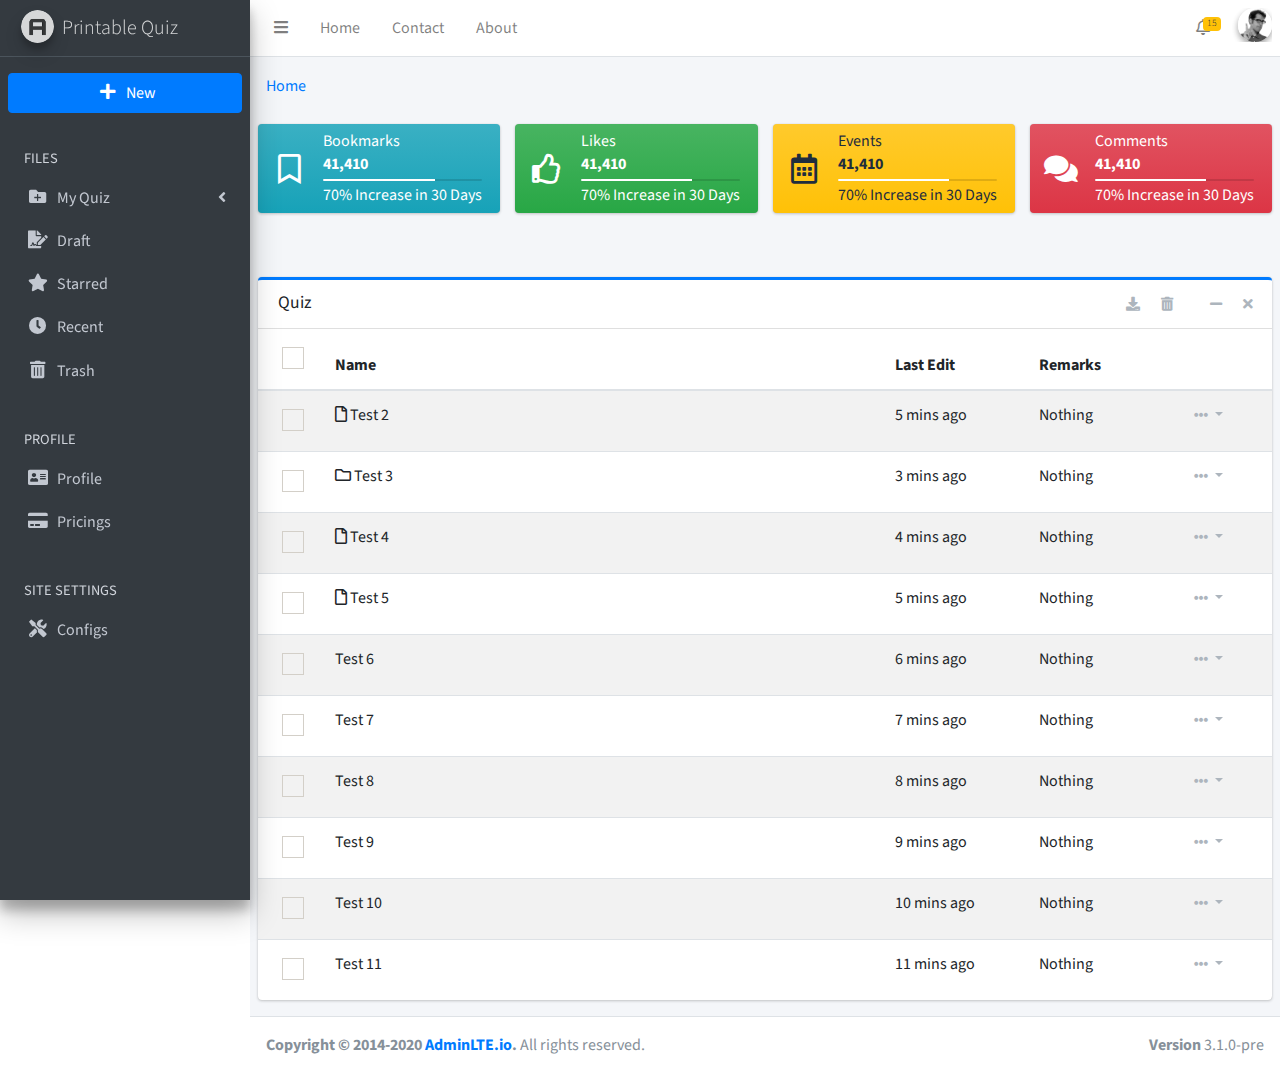
<file: index.html>
<!DOCTYPE html>
<html lang="en">
<head>
  <meta charset="utf-8">
  <meta name="viewport" content="width=device-width, initial-scale=1">
  <title>Printable | Quiz</title>

  <!-- Google Font: Source Sans Pro -->
  <link rel="stylesheet" href="https://fonts.googleapis.com/css?family=Source+Sans+Pro:300,400,400i,700&display=fallback">
  <!-- Font Awesome -->
  <link rel="stylesheet" href="plugins/fontawesome-free/css/all.min.css">
  <!-- DataTables -->
  <link rel="stylesheet" href="plugins/datatables-bs4/css/dataTables.bootstrap4.min.css">
  <link rel="stylesheet" href="plugins/datatables-responsive/css/responsive.bootstrap4.min.css">
  <!-- iCheck -->
  <link rel="stylesheet" href="plugins/icheck-bootstrap/icheck-bootstrap.min.css">
  <!-- Theme style -->
  <link rel="stylesheet" href="dist/css/adminlte.min.css">
  <!-- overlayScrollbars -->
  <link rel="stylesheet" href="plugins/overlayScrollbars/css/OverlayScrollbars.min.css">
</head>
<body class="hold-transition sidebar-mini layout-fixed">
<div class="wrapper">

  <!-- Navbar -->
  <nav class="main-header navbar navbar-expand navbar-white navbar-light">
    <!-- Left navbar links -->
    <ul class="navbar-nav">
      <li class="nav-item">
        <a class="nav-link" data-widget="pushmenu" href="#" role="button"><i class="fas fa-bars"></i></a>
      </li>
      <li class="nav-item d-none d-sm-inline-block">
        <a href="index3.html" class="nav-link">Home</a>
      </li>
      <li class="nav-item d-none d-sm-inline-block">
        <a href="#" class="nav-link">Contact</a>
      </li>
      <li class="nav-item d-none d-sm-inline-block">
        <a href="#" class="nav-link">About</a>
      </li>
    </ul>

    <!-- Right navbar links -->
    <ul class="navbar-nav ml-auto">
      <!-- Notifications Dropdown Menu -->
      <li class="nav-item dropdown">
        <a class="nav-link" data-toggle="dropdown" href="#">
          <i class="far fa-bell"></i>
          <span class="badge badge-warning navbar-badge">15</span>
        </a>
        <div class="dropdown-menu dropdown-menu-lg dropdown-menu-right">
          <span class="dropdown-item dropdown-header">15 Notifications</span>
          <div class="dropdown-divider"></div>
          <a href="#" class="dropdown-item">
            <i class="fas fa-envelope mr-2"></i> 4 new messages
            <span class="float-right text-muted text-sm">3 mins</span>
          </a>
          <div class="dropdown-divider"></div>
          <a href="#" class="dropdown-item">
            <i class="fas fa-users mr-2"></i> 8 friend requests
            <span class="float-right text-muted text-sm">12 hours</span>
          </a>
          <div class="dropdown-divider"></div>
          <a href="#" class="dropdown-item">
            <i class="fas fa-file mr-2"></i> 3 new reports
            <span class="float-right text-muted text-sm">2 days</span>
          </a>
          <div class="dropdown-divider"></div>
          <a href="#" class="dropdown-item dropdown-footer">See All Notifications</a>
        </div>
      </li>
      <li class="nav-item">
        <div class="user-panel">
          <div class="image">
            <img src="../../dist/img/user2-160x160.jpg" class="img-circle elevation-2" alt="User Image">
          </div>
        </div>
      </li>
    </ul>
  </nav>
  <!-- /.navbar -->

  <!-- Main Sidebar Container -->
  <aside class="main-sidebar sidebar-dark-primary elevation-4">
    <!-- Brand Logo -->
    <a href="index.html" class="brand-link">
      <img src="dist/img/AdminLTELogo.png" alt="AdminLTE Logo" class="brand-image img-circle elevation-3" style="opacity: .8">
      <span class="brand-text font-weight-light">Printable Quiz</span>
    </a>

    <!-- Sidebar -->
    <div class="sidebar">
      <!-- Sidebar Menu -->
      <nav class="mt-2">
        <ul class="nav nav-pills nav-sidebar flex-column" data-widget="treeview" role="menu" data-accordion="false">
          <li class="nav-item">
            <button onclick="location.href = 'select_questions.html';" type="button" class="btn btn-primary mt-2" style="width: 100%; height: 40px;">
              <i class="nav-icon fas fa-plus"></i> New
            </button>
          </li>
          <li class="nav-header mt-2">FILES</li>
          <li class="nav-item">
            <a href="#" class="nav-link">
              <i class="fas fa-folder-plus nav-icon"></i>
              <p>My Quiz</p>
              <i class="fas fa-angle-left right"></i>
            </a>
            <ul class="nav nav-treeview">
              <li class="nav-item">
                <a href="pages/charts/chartjs.html" class="nav-link">
                  <i class="far fa-circle nav-icon"></i>
                  <p>English</p>
                </a>
              </li>
              <li class="nav-item">
                <a href="pages/charts/flot.html" class="nav-link">
                  <i class="far fa-circle nav-icon"></i>
                  <p>Japanese</p>
                </a>
              </li>
              <li class="nav-item">
                <a href="pages/charts/inline.html" class="nav-link">
                  <i class="far fa-circle nav-icon"></i>
                  <p>Korean</p>
                </a>
              </li>
            </ul>
          </li>
          <li class="nav-item">
            <a href="#" class="nav-link">
              <i class="nav-icon fas fa-file-signature"></i>
              <p>
                Draft
              </p>
            </a>
          </li>
          <li class="nav-item">
            <a href="#" class="nav-link">
              <i class="nav-icon fas fa-star"></i>
              <p>
                Starred
              </p>
            </a>
          </li>
          <li class="nav-item">
            <a href="#" class="nav-link">
              <i class="nav-icon fas fa-clock"></i>
              <p>
                Recent
              </p>
            </a>
          </li>
          <li class="nav-item">
            <a href="#" class="nav-link">
              <i class="nav-icon fas fa-trash-alt"></i>
              <p>
                Trash
              </p>
            </a>
          </li>
          <li class="nav-header mt-2">PROFILE</li>
          <li class="nav-item">
            <a href="#" class="nav-link">
              <i class="nav-icon fas fa-address-card"></i>
              <p>
                Profile
              </p>
            </a>
          </li>
          <li class="nav-item">
            <a href="#" class="nav-link">
              <i class="nav-icon fas fa-credit-card"></i>
              <p>
                Pricings
              </p>
            </a>
          </li>
          <li class="nav-header mt-2">SITE SETTINGS</li>
          <li class="nav-item">
            <a class="nav-link" data-widget="control-sidebar" data-slide="false" href="#" role="button">
              <i class="nav-icon fas fa-tools"></i>
              <p> Configs </p>
            </a>
          </li>
        </ul>
      </nav>
      <!-- /.sidebar-menu -->
    </div>
    <!-- /.sidebar -->
  </aside>

  <!-- Content Wrapper. Contains page content -->
  <div class="content-wrapper">
    <section class="content-header">
      <div class="container-fluid">
        <div class="row mb-2">
          <div class="col-sm-6">
            <ol class="breadcrumb">
              <li class="breadcrumb-item"><a href="#">Home</a></li>
            </ol>
          </div>
        </div>
      </div><!-- /.container-fluid -->
    </section>
    <!-- Main content -->
    <section class="content">
      <div class="row">
        <div class="col-md-3 col-sm-6 col-12">
          <div class="info-box bg-gradient-info">
            <span class="info-box-icon"><i class="far fa-bookmark"></i></span>

            <div class="info-box-content">
              <span class="info-box-text">Bookmarks</span>
              <span class="info-box-number">41,410</span>

              <div class="progress">
                <div class="progress-bar" style="width: 70%"></div>
              </div>
              <span class="progress-description">
                70% Increase in 30 Days
              </span>
            </div>
            <!-- /.info-box-content -->
          </div>
          <!-- /.info-box -->
        </div>
        <!-- /.col -->
        <div class="col-md-3 col-sm-6 col-12">
          <div class="info-box bg-gradient-success">
            <span class="info-box-icon"><i class="far fa-thumbs-up"></i></span>

            <div class="info-box-content">
              <span class="info-box-text">Likes</span>
              <span class="info-box-number">41,410</span>

              <div class="progress">
                <div class="progress-bar" style="width: 70%"></div>
              </div>
              <span class="progress-description">
                70% Increase in 30 Days
              </span>
            </div>
            <!-- /.info-box-content -->
          </div>
          <!-- /.info-box -->
        </div>
        <!-- /.col -->
        <div class="col-md-3 col-sm-6 col-12">
          <div class="info-box bg-gradient-warning">
            <span class="info-box-icon"><i class="far fa-calendar-alt"></i></span>

            <div class="info-box-content">
              <span class="info-box-text">Events</span>
              <span class="info-box-number">41,410</span>

              <div class="progress">
                <div class="progress-bar" style="width: 70%"></div>
              </div>
              <span class="progress-description">
                70% Increase in 30 Days
              </span>
            </div>
            <!-- /.info-box-content -->
          </div>
          <!-- /.info-box -->
        </div>
        <!-- /.col -->
        <div class="col-md-3 col-sm-6 col-12">
          <div class="info-box bg-gradient-danger">
            <span class="info-box-icon"><i class="fas fa-comments"></i></span>

            <div class="info-box-content">
              <span class="info-box-text">Comments</span>
              <span class="info-box-number">41,410</span>

              <div class="progress">
                <div class="progress-bar" style="width: 70%"></div>
              </div>
              <span class="progress-description">
                70% Increase in 30 Days
              </span>
            </div>
            <!-- /.info-box-content -->
          </div>
          <!-- /.info-box -->
        </div>
        <!-- /.col -->
      </div>
      <!-- /.row -->
      <div class="row mt-5">
        <div class="col-md-12">
          <div class="card card-primary card-outline">
            <div class="card-header">
              <h3 class="card-title">Quiz</h3>
  
              <div class="card-tools">
                <a href="#" class="btn btn-tool btn-sm">
                  <i class="fas fa-download"></i>
                </a>
                <a href="#" class="btn btn-tool btn-sm">
                  <i class="fas fa-trash-alt"></i>
                </a>
                <button type="button" class="btn btn-tool ml-3" data-card-widget="collapse">
                  <i class="fas fa-minus"></i>
                </button>
                <button type="button" class="btn btn-tool" data-card-widget="remove">
                  <i class="fas fa-times"></i>
                </button>
              </div>
              <!-- /.card-tools -->
            </div>
            <!-- /.card-header -->
            <div class="card-body p-0">
              <table class="table table-striped">
                  <colgroup>
                    <col span="1" style="width: 5%;">
                    <col span="1" style="width: 60%;">
                    <col span="1" style="width: 15%;">
                    <col span="1" style="width: 15%;">
                    <col span="1" style="width: 5%;">
                 </colgroup>
                  <thead>
                  <tr>
                    <th>
                      <div class="icheck-primary">
                        <input type="checkbox" value="" id="check1">
                        <label for="check1"></label>
                      </div>
                      <!-- <button type="button" class="btn btn-default btn-sm checkbox-toggle"><i class="far fa-square"></i>
                      </button> -->
                    </th>
                    <th>Name</th>
                    <th>Last Edit</th>
                    <th>Remarks</th>
                    <th></th>
                  </tr>
                  </thead>
                  <tbody>
                  <tr>
                    <td>
                      <div class="icheck-primary">
                        <input type="checkbox" value="" id="check2">
                        <label for="check2"></label>
                      </div>
                    </td>
                    <td>
                      <i class="far fa-file"></i>
                      Test 2
                    </td>
                    <td>5 mins ago</td>
                    <td>Nothing</td>
                    <td>
                      <div class="btn-group mr-3">
                        <button type="button" class="btn btn-tool dropdown-toggle" data-toggle="dropdown">
                          <i class="fas fa-ellipsis-h"></i>
                        </button>
                        <div class="dropdown-menu dropdown-menu-right" role="menu">
                          <a href="#" class="dropdown-item">Move to</a>
                          <a href="#" class="dropdown-item">Add to Starred</a>
                          <a href="#" class="dropdown-item">Rename</a>
                          <a href="#" class="dropdown-item">View details</a>
                          <a href="#" class="dropdown-item">Download</a>
                        </div>
                      </div>
                    </td>
                  </tr>
                  <tr>
                    <td>
                      <div class="icheck-primary">
                        <input type="checkbox" value="" id="check3">
                        <label for="check3"></label>
                      </div>
                    </td>
                    <td>
                      <i class="far fa-folder"></i>
                      Test 3
                    </td>
                    <td>3 mins ago</td>
                    <td>Nothing</td>
                    <td>
                      <div class="btn-group mr-3">
                        <button type="button" class="btn btn-tool dropdown-toggle" data-toggle="dropdown">
                          <i class="fas fa-ellipsis-h"></i>
                        </button>
                        <div class="dropdown-menu dropdown-menu-right" role="menu">
                          <a href="#" class="dropdown-item">Move to</a>
                          <a href="#" class="dropdown-item">Add to Starred</a>
                          <a href="#" class="dropdown-item">Rename</a>
                          <a href="#" class="dropdown-item">View details</a>
                          <a href="#" class="dropdown-item">Download</a>
                        </div>
                      </div>
                    </td>
                  </tr>
                  <tr>
                    <td>
                      <div class="icheck-primary">
                        <input type="checkbox" value="" id="check4">
                        <label for="check4"></label>
                      </div>
                    </td>
                    <td>
                      <i class="far fa-file"></i>
                      Test 4
                    </td>
                    <td>4 mins ago</td>
                    <td>Nothing</td>
                    <td>
                      <div class="btn-group mr-3">
                        <button type="button" class="btn btn-tool dropdown-toggle" data-toggle="dropdown">
                          <i class="fas fa-ellipsis-h"></i>
                        </button>
                        <div class="dropdown-menu dropdown-menu-right" role="menu">
                          <a href="#" class="dropdown-item">Move to</a>
                          <a href="#" class="dropdown-item">Add to Starred</a>
                          <a href="#" class="dropdown-item">Rename</a>
                          <a href="#" class="dropdown-item">View details</a>
                          <a href="#" class="dropdown-item">Download</a>
                        </div>
                      </div>
                    </td>
                  </tr>
                  <tr>
                    <td>
                      <div class="icheck-primary">
                        <input type="checkbox" value="" id="check5">
                        <label for="check5"></label>
                      </div>
                    </td>
                    <td>
                      <i class="far fa-file"></i>
                      Test 5
                    </td>
                    <td>5 mins ago</td>
                    <td>Nothing</td>
                    <td>
                      <div class="btn-group mr-3">
                        <button type="button" class="btn btn-tool dropdown-toggle" data-toggle="dropdown">
                          <i class="fas fa-ellipsis-h"></i>
                        </button>
                        <div class="dropdown-menu dropdown-menu-right" role="menu">
                          <a href="#" class="dropdown-item">Move to</a>
                          <a href="#" class="dropdown-item">Add to Starred</a>
                          <a href="#" class="dropdown-item">Rename</a>
                          <a href="#" class="dropdown-item">View details</a>
                          <a href="#" class="dropdown-item">Download</a>
                        </div>
                      </div>
                    </td>
                  </tr>
                  <tr>
                    <td>
                      <div class="icheck-primary">
                        <input type="checkbox" value="" id="check6">
                        <label for="check6"></label>
                      </div>
                    </td>
                    <td>
                      Test 6
                    </td>
                    <td>6 mins ago</td>
                    <td>Nothing</td>
                    <td>
                      <div class="btn-group mr-3">
                        <button type="button" class="btn btn-tool dropdown-toggle" data-toggle="dropdown">
                          <i class="fas fa-ellipsis-h"></i>
                        </button>
                        <div class="dropdown-menu dropdown-menu-right" role="menu">
                          <a href="#" class="dropdown-item">Move to</a>
                          <a href="#" class="dropdown-item">Add to Starred</a>
                          <a href="#" class="dropdown-item">Rename</a>
                          <a href="#" class="dropdown-item">View details</a>
                          <a href="#" class="dropdown-item">Download</a>
                        </div>
                      </div>
                    </td>
                  </tr>
                  <tr>
                    <td>
                      <div class="icheck-primary">
                        <input type="checkbox" value="" id="check7">
                        <label for="check7"></label>
                      </div>
                    </td>
                    <td>Test 7</td>
                    <td>7 mins ago</td>
                    <td>Nothing</td>
                    <td>
                      <div class="btn-group mr-3">
                        <button type="button" class="btn btn-tool dropdown-toggle" data-toggle="dropdown">
                          <i class="fas fa-ellipsis-h"></i>
                        </button>
                        <div class="dropdown-menu dropdown-menu-right" role="menu">
                          <a href="#" class="dropdown-item">Move to</a>
                          <a href="#" class="dropdown-item">Add to Starred</a>
                          <a href="#" class="dropdown-item">Rename</a>
                          <a href="#" class="dropdown-item">View details</a>
                          <a href="#" class="dropdown-item">Download</a>
                        </div>
                      </div>
                    </td>
                  </tr>
                  <tr>
                    <td>
                      <div class="icheck-primary">
                        <input type="checkbox" value="" id="check8">
                        <label for="check8"></label>
                      </div>
                    </td>
                    <td>Test 8</td>
                    <td>8 mins ago</td>
                    <td>Nothing</td>
                    <td>
                      <div class="btn-group mr-3">
                        <button type="button" class="btn btn-tool dropdown-toggle" data-toggle="dropdown">
                          <i class="fas fa-ellipsis-h"></i>
                        </button>
                        <div class="dropdown-menu dropdown-menu-right" role="menu">
                          <a href="#" class="dropdown-item">Move to</a>
                          <a href="#" class="dropdown-item">Add to Starred</a>
                          <a href="#" class="dropdown-item">Rename</a>
                          <a href="#" class="dropdown-item">View details</a>
                          <a href="#" class="dropdown-item">Download</a>
                        </div>
                      </div>
                    </td>
                  </tr>
                  <tr>
                    <td>
                      <div class="icheck-primary">
                        <input type="checkbox" value="" id="check9">
                        <label for="check9"></label>
                      </div>
                    </td>
                    <td>Test 9</td>
                    <td>9 mins ago</td>
                    <td>Nothing</td>
                    <td>
                      <div class="btn-group mr-3">
                        <button type="button" class="btn btn-tool dropdown-toggle" data-toggle="dropdown">
                          <i class="fas fa-ellipsis-h"></i>
                        </button>
                        <div class="dropdown-menu dropdown-menu-right" role="menu">
                          <a href="#" class="dropdown-item">Move to</a>
                          <a href="#" class="dropdown-item">Add to Starred</a>
                          <a href="#" class="dropdown-item">Rename</a>
                          <a href="#" class="dropdown-item">View details</a>
                          <a href="#" class="dropdown-item">Download</a>
                        </div>
                      </div>
                    </td>
                  </tr>
                  <tr>
                    <td>
                      <div class="icheck-primary">
                        <input type="checkbox" value="" id="check10">
                        <label for="check10"></label>
                      </div>
                    </td>
                    <td>Test 10</td>
                    <td>10 mins ago</td>
                    <td>Nothing</td>
                    <td>
                      <div class="btn-group mr-3">
                        <button type="button" class="btn btn-tool dropdown-toggle" data-toggle="dropdown">
                          <i class="fas fa-ellipsis-h"></i>
                        </button>
                        <div class="dropdown-menu dropdown-menu-right" role="menu">
                          <a href="#" class="dropdown-item">Move to</a>
                          <a href="#" class="dropdown-item">Add to Starred</a>
                          <a href="#" class="dropdown-item">Rename</a>
                          <a href="#" class="dropdown-item">View details</a>
                          <a href="#" class="dropdown-item">Download</a>
                        </div>
                      </div>
                    </td>
                  </tr>
                  <tr>
                    <td>
                      <div class="icheck-primary">
                        <input type="checkbox" value="" id="check11">
                        <label for="check11"></label>
                      </div>
                    </td>
                    <td>Test 11</td>
                    <td>11 mins ago</td>
                    <td>Nothing</td>
                    <td>
                      <div class="btn-group mr-3">
                        <button type="button" class="btn btn-tool dropdown-toggle" data-toggle="dropdown">
                          <i class="fas fa-ellipsis-h"></i>
                        </button>
                        <div class="dropdown-menu dropdown-menu-right" role="menu">
                          <a href="#" class="dropdown-item">Move to</a>
                          <a href="#" class="dropdown-item">Add to Starred</a>
                          <a href="#" class="dropdown-item">Rename</a>
                          <a href="#" class="dropdown-item">View details</a>
                          <a href="#" class="dropdown-item">Download</a>
                        </div>
                      </div>
                    </td>
                  </tr>
                  </tbody>
              </table>
              <!-- /.table -->
            </div>
            <!-- /.card-body -->
          </div>
          <!-- /.card -->
        </div>
      </div>
      <!-- /.row -->
    </section>
    <!-- /.content -->
  </div>
  <!-- /.content-wrapper -->
  <footer class="main-footer">
    <strong>Copyright &copy; 2014-2020 <a href="https://adminlte.io">AdminLTE.io</a>.</strong>
    All rights reserved.
    <div class="float-right d-none d-sm-inline-block">
      <b>Version</b> 3.1.0-pre
    </div>
  </footer>

  <!-- Control Sidebar -->
  <aside class="control-sidebar control-sidebar-dark">
    <!-- Control sidebar content goes here -->
  </aside>
  <!-- /.control-sidebar -->
</div>
<!-- ./wrapper -->

<!-- jQuery -->
<script src="plugins/jquery/jquery.min.js"></script>
<!-- jQuery UI 1.11.4 -->
<script src="plugins/jquery-ui/jquery-ui.min.js"></script>
<!-- Resolve conflict in jQuery UI tooltip with Bootstrap tooltip -->
<script>
  $.widget.bridge('uibutton', $.ui.button)
</script>
<!-- Bootstrap 4 -->
<script src="plugins/bootstrap/js/bootstrap.bundle.min.js"></script>
<!-- DataTables -->
<script src="plugins/datatables/jquery.dataTables.min.js"></script>
<script src="plugins/datatables-bs4/js/dataTables.bootstrap4.min.js"></script>
<script src="plugins/datatables-responsive/js/dataTables.responsive.min.js"></script>
<script src="plugins/datatables-responsive/js/responsive.bootstrap4.min.js"></script>
<!-- overlayScrollbars -->
<script src="plugins/overlayScrollbars/js/jquery.overlayScrollbars.min.js"></script>
<!-- AdminLTE App -->
<script src="dist/js/adminlte.js"></script>
</body>
</html>
</file>
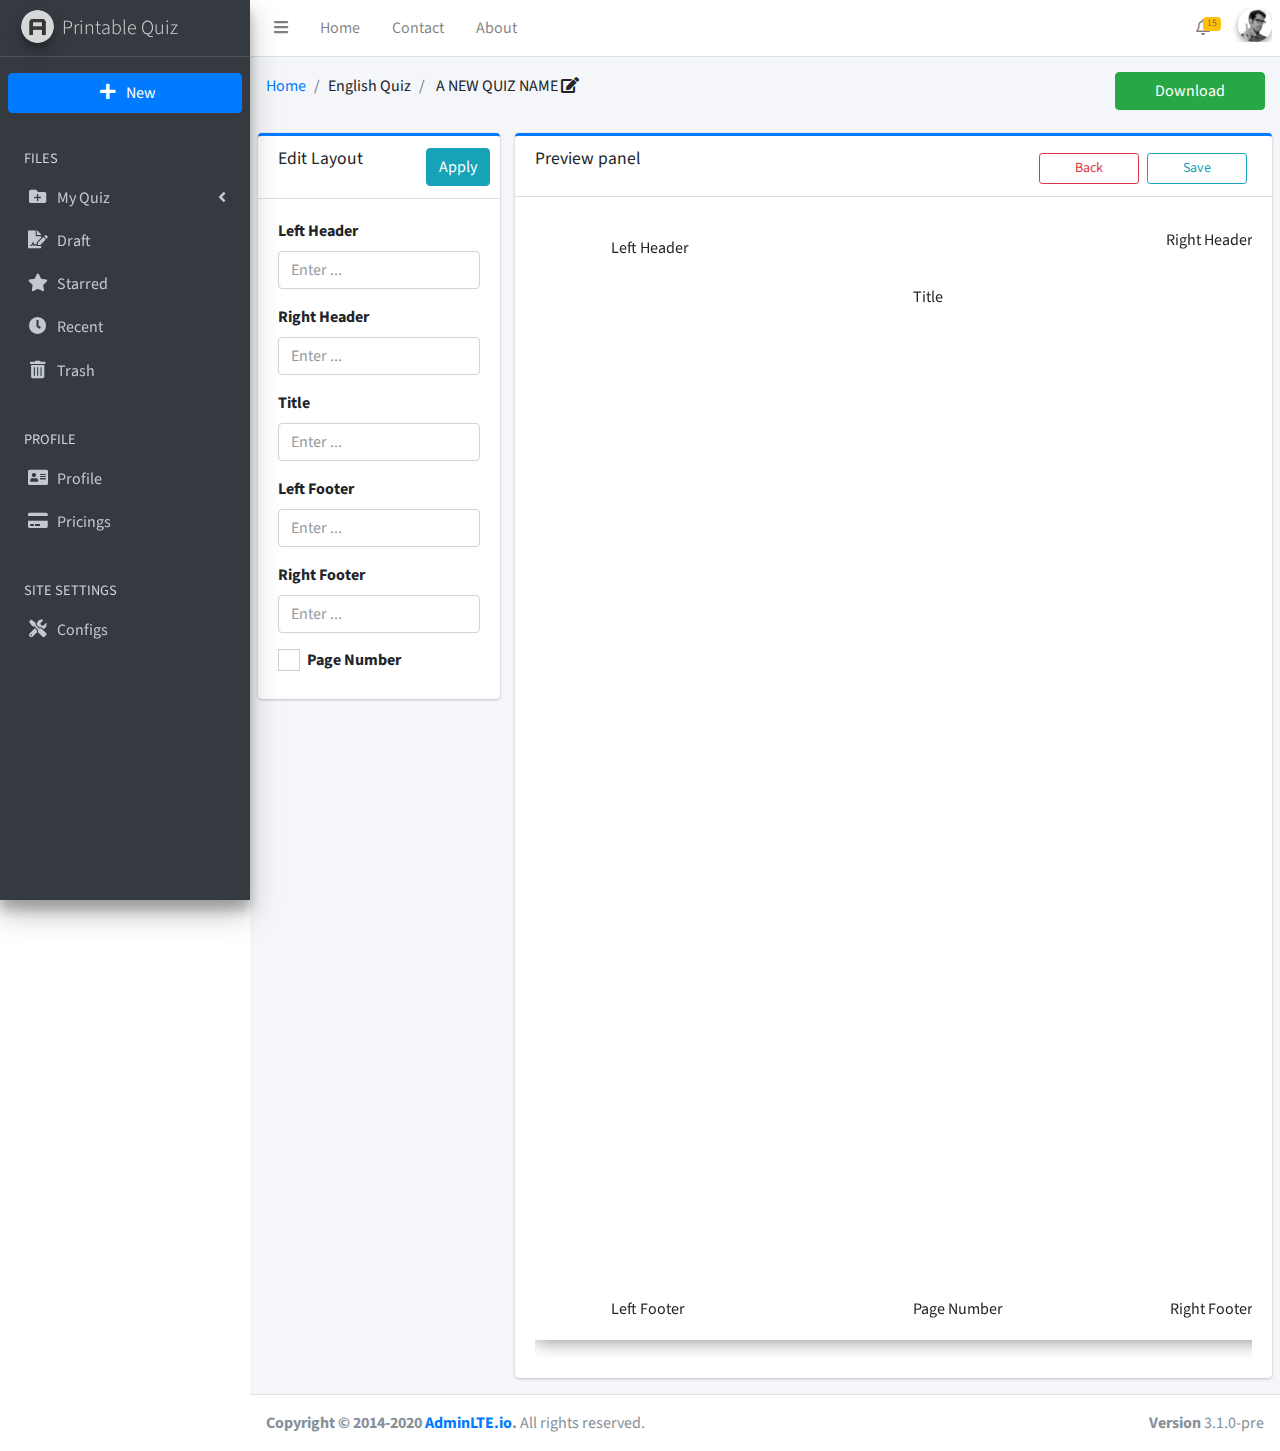
<file: edit_layout.html>
<!DOCTYPE html>
<html lang="en">
<head>
  <meta charset="utf-8">
  <meta name="viewport" content="width=device-width, initial-scale=1">
  <title>AdminLTE 3 | Dashboard</title>

  <!-- Google Font: Source Sans Pro -->
  <link rel="stylesheet" href="https://fonts.googleapis.com/css?family=Source+Sans+Pro:300,400,400i,700&display=fallback">
  <!-- Font Awesome -->
  <link rel="stylesheet" href="plugins/fontawesome-free/css/all.min.css">
  <!-- iCheck -->
  <link rel="stylesheet" href="plugins/icheck-bootstrap/icheck-bootstrap.min.css">
  <!-- Theme style -->
  <link rel="stylesheet" href="dist/css/adminlte.min.css">
  <!-- overlayScrollbars -->
  <link rel="stylesheet" href="plugins/overlayScrollbars/css/OverlayScrollbars.min.css">
  <!-- A4 template -->
  <link rel="stylesheet" href="../../plugins/printable/page.css">
</head>
<body class="hold-transition sidebar-mini layout-fixed">
<div class="wrapper">

  <!-- Navbar -->
  <nav class="main-header navbar navbar-expand navbar-white navbar-light">
    <!-- Left navbar links -->
    <ul class="navbar-nav">
      <li class="nav-item">
        <a class="nav-link" data-widget="pushmenu" href="#" role="button"><i class="fas fa-bars"></i></a>
      </li>
      <li class="nav-item d-none d-sm-inline-block">
        <a href="index3.html" class="nav-link">Home</a>
      </li>
      <li class="nav-item d-none d-sm-inline-block">
        <a href="#" class="nav-link">Contact</a>
      </li>
      <li class="nav-item d-none d-sm-inline-block">
        <a href="#" class="nav-link">About</a>
      </li>
    </ul>

    <!-- Right navbar links -->
    <ul class="navbar-nav ml-auto">
      <!-- Notifications Dropdown Menu -->
      <li class="nav-item dropdown">
        <a class="nav-link" data-toggle="dropdown" href="#">
          <i class="far fa-bell"></i>
          <span class="badge badge-warning navbar-badge">15</span>
        </a>
        <div class="dropdown-menu dropdown-menu-lg dropdown-menu-right">
          <span class="dropdown-item dropdown-header">15 Notifications</span>
          <div class="dropdown-divider"></div>
          <a href="#" class="dropdown-item">
            <i class="fas fa-envelope mr-2"></i> 4 new messages
            <span class="float-right text-muted text-sm">3 mins</span>
          </a>
          <div class="dropdown-divider"></div>
          <a href="#" class="dropdown-item">
            <i class="fas fa-users mr-2"></i> 8 friend requests
            <span class="float-right text-muted text-sm">12 hours</span>
          </a>
          <div class="dropdown-divider"></div>
          <a href="#" class="dropdown-item">
            <i class="fas fa-file mr-2"></i> 3 new reports
            <span class="float-right text-muted text-sm">2 days</span>
          </a>
          <div class="dropdown-divider"></div>
          <a href="#" class="dropdown-item dropdown-footer">See All Notifications</a>
        </div>
      </li>
      <li class="nav-item">
        <div class="user-panel">
          <div class="image">
            <img src="../../dist/img/user2-160x160.jpg" class="img-circle elevation-2" alt="User Image">
          </div>
        </div>
      </li>
    </ul>
  </nav>
  <!-- /.navbar -->

  <!-- Main Sidebar Container -->
  <aside class="main-sidebar sidebar-dark-primary elevation-4">
    <!-- Brand Logo -->
    <a href="index3.html" class="brand-link">
      <img src="dist/img/AdminLTELogo.png" alt="AdminLTE Logo" class="brand-image img-circle elevation-3" style="opacity: .8">
      <span class="brand-text font-weight-light">Printable Quiz</span>
    </a>

    <!-- Sidebar -->
    <div class="sidebar">
      <!-- Sidebar Menu -->
      <nav class="mt-2">
        <ul class="nav nav-pills nav-sidebar flex-column" data-widget="treeview" role="menu" data-accordion="false">
          <li class="nav-item">
            <button type="button" class="btn btn-primary mt-2" style="width: 100%; height: 40px;">
              <i class="nav-icon fas fa-plus"></i> New
            </button>
          </li>
          <li class="nav-header mt-2">FILES</li>
          <li class="nav-item">
            <a href="#" class="nav-link">
              <i class="fas fa-folder-plus nav-icon"></i>
              <p>My Quiz</p>
              <i class="fas fa-angle-left right"></i>
            </a>
            <ul class="nav nav-treeview">
              <li class="nav-item">
                <a href="pages/charts/chartjs.html" class="nav-link">
                  <i class="far fa-circle nav-icon"></i>
                  <p>English</p>
                </a>
              </li>
              <li class="nav-item">
                <a href="pages/charts/flot.html" class="nav-link">
                  <i class="far fa-circle nav-icon"></i>
                  <p>Japanese</p>
                </a>
              </li>
              <li class="nav-item">
                <a href="pages/charts/inline.html" class="nav-link">
                  <i class="far fa-circle nav-icon"></i>
                  <p>Korean</p>
                </a>
              </li>
            </ul>
          </li>
          <li class="nav-item">
            <a href="#" class="nav-link">
              <i class="nav-icon fas fa-file-signature"></i>
              <p>
                Draft
              </p>
            </a>
          </li>
          <li class="nav-item">
            <a href="#" class="nav-link">
              <i class="nav-icon fas fa-star"></i>
              <p>
                Starred
              </p>
            </a>
          </li>
          <li class="nav-item">
            <a href="#" class="nav-link">
              <i class="nav-icon fas fa-clock"></i>
              <p>
                Recent
              </p>
            </a>
          </li>
          <li class="nav-item">
            <a href="#" class="nav-link">
              <i class="nav-icon fas fa-trash-alt"></i>
              <p>
                Trash
              </p>
            </a>
          </li>
          <li class="nav-header mt-2">PROFILE</li>
          <li class="nav-item">
            <a href="#" class="nav-link">
              <i class="nav-icon fas fa-address-card"></i>
              <p>
                Profile
              </p>
            </a>
          </li>
          <li class="nav-item">
            <a href="#" class="nav-link">
              <i class="nav-icon fas fa-credit-card"></i>
              <p>
                Pricings
              </p>
            </a>
          </li>
          <li class="nav-header mt-2">SITE SETTINGS</li>
          <li class="nav-item">
            <a class="nav-link" data-widget="control-sidebar" data-slide="false" href="#" role="button">
              <i class="nav-icon fas fa-tools"></i>
              <p> Configs </p>
            </a>
          </li>
        </ul>
      </nav>
      <!-- /.sidebar-menu -->
    </div>
    <!-- /.sidebar -->
  </aside>

  <!-- Content Wrapper. Contains page content -->
  <div class="content-wrapper">
    <section class="content-header">
      <div class="container-fluid">
        <div class="row mb-2">
          <div class="col-sm-6">
            <ol class="breadcrumb">
              <li class="breadcrumb-item"><a href="#">Home</a></li>
              <li class="breadcrumb-item">English Quiz</li>
              <li class="breadcrumb-item">
                A NEW QUIZ NAME
                <i class="fas fa-edit"></i>
              </li>
            </ol>
          </div>
          <div class="col-sm-6">
            <button type="button" class="btn btn-success float-right" style="width: 150px;">Download</button>
          </div>
        </div>
      </div><!-- /.container-fluid -->
    </section>
    <!-- Main content -->
    <section class="content">
      <div class="row">
        <div class="col-md-3">
          <div class="card card-primary card-outline">
            <div class="card-header">
              <h3 class="card-title">
                Edit Layout
              </h3>
              <div class="card-tools">
                <button type="button" class="btn btn-block btn-info">Apply</button>
              </div>
            </div>
            <!-- /.card-header -->
            <div class="card-body">
              <div class="form-group">
                <label>Left Header</label>
                <input type="text" class="form-control" placeholder="Enter ...">
              </div>
              <div class="form-group">
                <label>Right Header</label>
                <input type="text" class="form-control" placeholder="Enter ...">
              </div>
              <div class="form-group">
                <label>Title</label>
                <input type="text" class="form-control" placeholder="Enter ...">
              </div>
              <div class="form-group">
                <label>Left Footer</label>
                <input type="text" class="form-control" placeholder="Enter ...">
              </div>
              <div class="form-group">
                <label>Right Footer</label>
                <input type="text" class="form-control" placeholder="Enter ...">
              </div>
              <div class="icheck-primary">
                <input type="checkbox" value="" id="check1">
                <label for="check1">Page Number</label>
              </div>
            </div>
            <!-- /.card-body -->
          </div>
          <!-- /.card -->
        </div>
        <!-- /.col -->
        <div class="col-md-9">
          <div class="card card-primary card-outline">
            <div class="card-header">
              <h3 class="card-title">Preview panel</h3>
              <div class="mailbox-controls">
                <button type="button" class="btn btn-sm btn-outline-info float-right" style="width: 100px;">Save</button>
                <button type="button" class="btn btn-sm btn-outline-danger float-right mr-2" style="width: 100px;">Back</button>
              </div>
              <!-- /.card-tools -->
            </div>
            <!-- /.card-header -->
            <div class="card-body">
              <div id="carouselExampleIndicators" class="carousel slide" data-ride="carousel">
                <ol class="carousel-indicators">
                  <li data-target="#carouselExampleIndicators" data-slide-to="0" class="active"></li>
                  <li data-target="#carouselExampleIndicators" data-slide-to="1"></li>
                  <li data-target="#carouselExampleIndicators" data-slide-to="2"></li>
                </ol>
                <div class="carousel-inner">
                  <div class="carousel-item active">
                    <page size="A4">
                      <leftheader>
                        Left Header
                      </leftheader>

                      <rightheader>
                        Right Header
                      </rightheader>

                      <pagetitle>
                        Title
                      </pagetitle>

                      <leftfooter>
                        Left Footer
                      </leftfooter>

                      <rightfooter>
                        Right Footer
                      </rightfooter>

                      <pagenum>
                        Page Number
                      </pagenum>
                    </page>
                  </div>
                  <div class="carousel-item">
                    <page size="A4">
                      <leftheader>
                        Left Header
                      </leftheader>

                      <rightheader>
                        Right Header
                      </rightheader>

                      <pagetitle>
                        Title
                      </pagetitle>

                      <leftfooter>
                        Left Footer
                      </leftfooter>

                      <rightfooter>
                        Right Footer
                      </rightfooter>

                      <pagenum>
                        Page Number
                      </pagenum>
                    </page>
                  </div>
                  <div class="carousel-item">
                    <page size="A4">
                      <leftheader>
                        Left Header
                      </leftheader>

                      <rightheader>
                        Right Header
                      </rightheader>

                      <pagetitle>
                        Title
                      </pagetitle>

                      <leftfooter>
                        Left Footer
                      </leftfooter>

                      <rightfooter>
                        Right Footer
                      </rightfooter>

                      <pagenum>
                        Page Number
                      </pagenum>
                    </page>
                  </div>
                </div>
                <a class="carousel-control-prev" href="#carouselExampleIndicators" role="button" data-slide="prev">
                  <span class="carousel-control-custom-icon" aria-hidden="true">
                    <i class="fas fa-chevron-left"></i>
                  </span>
                  <span class="sr-only">Previous</span>
                </a>
                <a class="carousel-control-next" href="#carouselExampleIndicators" role="button" data-slide="next">
                  <span class="carousel-control-custom-icon" aria-hidden="true">
                    <i class="fas fa-chevron-right"></i>
                  </span>
                  <span class="sr-only">Next</span>
                </a>
              </div>
            </div>
            <!-- /.card-body -->
          </div>
          <!-- /.card -->
        </div>
        <!-- /.col -->
      </div>
      <!-- /.row -->
    </section>
    <!-- /.content -->
  </div>
  <!-- /.content-wrapper -->
  <footer class="main-footer">
    <strong>Copyright &copy; 2014-2020 <a href="https://adminlte.io">AdminLTE.io</a>.</strong>
    All rights reserved.
    <div class="float-right d-none d-sm-inline-block">
      <b>Version</b> 3.1.0-pre
    </div>
  </footer>

  <!-- Control Sidebar -->
  <aside class="control-sidebar control-sidebar-dark">
    <!-- Control sidebar content goes here -->
  </aside>
  <!-- /.control-sidebar -->
</div>
<!-- ./wrapper -->

<!-- jQuery -->
<script src="plugins/jquery/jquery.min.js"></script>
<!-- jQuery UI 1.11.4 -->
<script src="plugins/jquery-ui/jquery-ui.min.js"></script>
<!-- Resolve conflict in jQuery UI tooltip with Bootstrap tooltip -->
<script>
  $.widget.bridge('uibutton', $.ui.button)
</script>
<!-- Bootstrap 4 -->
<script src="plugins/bootstrap/js/bootstrap.bundle.min.js"></script>
<!-- Bootstrap Switch -->
<script src="plugins/bootstrap-switch/js/bootstrap-switch.min.js"></script>
<!-- overlayScrollbars -->
<script src="plugins/overlayScrollbars/js/jquery.overlayScrollbars.min.js"></script>
<!-- AdminLTE App -->
<script src="dist/js/adminlte.js"></script>
<script>
  $(function () {
    //Initialize Select2 Elements
    $('.select2').select2()
  })
</script>
</body>
</html>
</file>
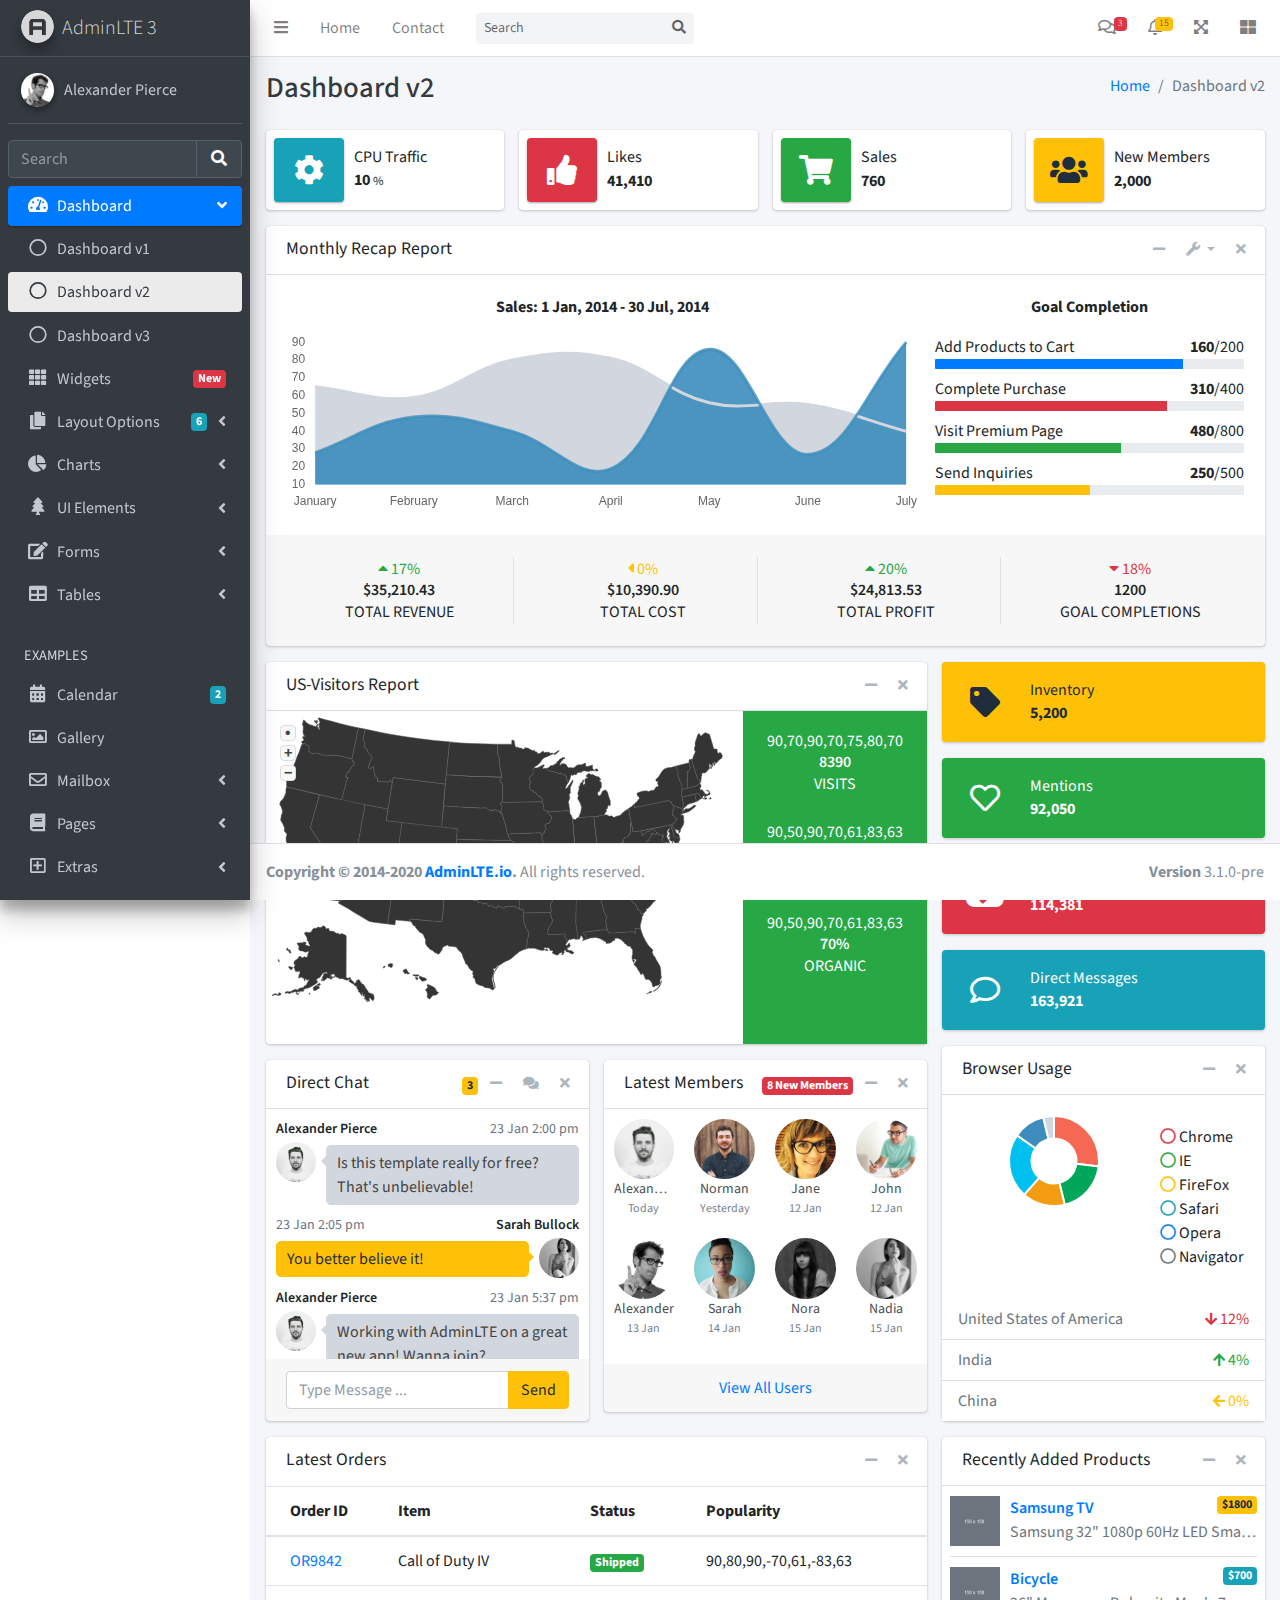
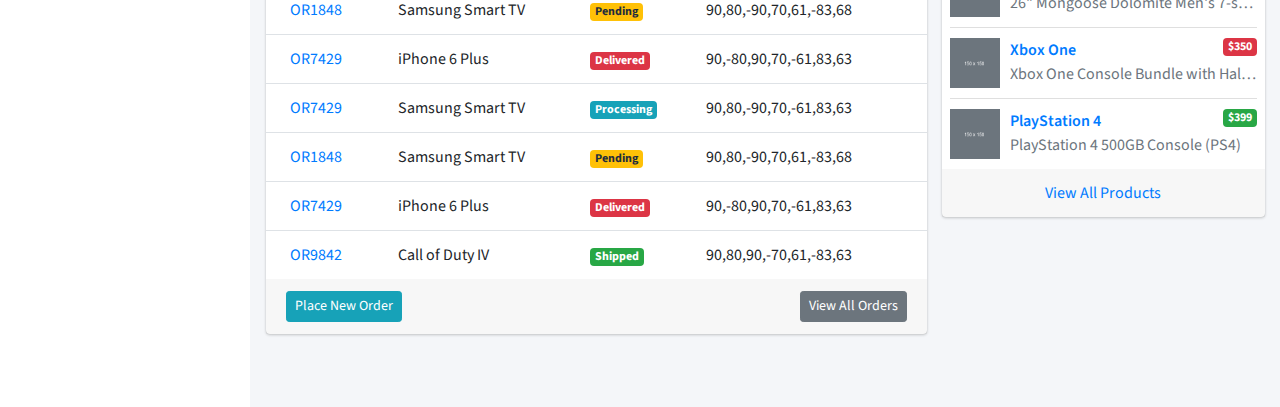
<file: index2.html>
<!DOCTYPE html>
<html lang="en">
<head>
  <meta charset="utf-8">
  <meta name="viewport" content="width=device-width, initial-scale=1">
  <title>AdminLTE 3 | Dashboard 2</title>

  <!-- Google Font: Source Sans Pro -->
  <link rel="stylesheet" href="https://fonts.googleapis.com/css?family=Source+Sans+Pro:300,400,400i,700&display=fallback">
  <!-- Font Awesome Icons -->
  <link rel="stylesheet" href="plugins/fontawesome-free/css/all.min.css">
  <!-- overlayScrollbars -->
  <link rel="stylesheet" href="plugins/overlayScrollbars/css/OverlayScrollbars.min.css">
  <!-- Theme style -->
  <link rel="stylesheet" href="dist/css/adminlte.min.css">
</head>
<body class="hold-transition sidebar-mini layout-fixed layout-navbar-fixed layout-footer-fixed">
<div class="wrapper">
  <!-- Navbar -->
  <nav class="main-header navbar navbar-expand navbar-white navbar-light">
    <!-- Left navbar links -->
    <ul class="navbar-nav">
      <li class="nav-item">
        <a class="nav-link" data-widget="pushmenu" href="#" role="button"><i class="fas fa-bars"></i></a>
      </li>
      <li class="nav-item d-none d-sm-inline-block">
        <a href="index3.html" class="nav-link">Home</a>
      </li>
      <li class="nav-item d-none d-sm-inline-block">
        <a href="#" class="nav-link">Contact</a>
      </li>
    </ul>

    <!-- SEARCH FORM -->
    <form class="form-inline ml-3">
      <div class="input-group input-group-sm">
        <input class="form-control form-control-navbar" type="search" placeholder="Search" aria-label="Search">
        <div class="input-group-append">
          <button class="btn btn-navbar" type="submit">
            <i class="fas fa-search"></i>
          </button>
        </div>
      </div>
    </form>

    <!-- Right navbar links -->
    <ul class="navbar-nav ml-auto">
      <!-- Messages Dropdown Menu -->
      <li class="nav-item dropdown">
        <a class="nav-link" data-toggle="dropdown" href="#">
          <i class="far fa-comments"></i>
          <span class="badge badge-danger navbar-badge">3</span>
        </a>
        <div class="dropdown-menu dropdown-menu-lg dropdown-menu-right">
          <a href="#" class="dropdown-item">
            <!-- Message Start -->
            <div class="media">
              <img src="dist/img/user1-128x128.jpg" alt="User Avatar" class="img-size-50 mr-3 img-circle">
              <div class="media-body">
                <h3 class="dropdown-item-title">
                  Brad Diesel
                  <span class="float-right text-sm text-danger"><i class="fas fa-star"></i></span>
                </h3>
                <p class="text-sm">Call me whenever you can...</p>
                <p class="text-sm text-muted"><i class="far fa-clock mr-1"></i> 4 Hours Ago</p>
              </div>
            </div>
            <!-- Message End -->
          </a>
          <div class="dropdown-divider"></div>
          <a href="#" class="dropdown-item">
            <!-- Message Start -->
            <div class="media">
              <img src="dist/img/user8-128x128.jpg" alt="User Avatar" class="img-size-50 img-circle mr-3">
              <div class="media-body">
                <h3 class="dropdown-item-title">
                  John Pierce
                  <span class="float-right text-sm text-muted"><i class="fas fa-star"></i></span>
                </h3>
                <p class="text-sm">I got your message bro</p>
                <p class="text-sm text-muted"><i class="far fa-clock mr-1"></i> 4 Hours Ago</p>
              </div>
            </div>
            <!-- Message End -->
          </a>
          <div class="dropdown-divider"></div>
          <a href="#" class="dropdown-item">
            <!-- Message Start -->
            <div class="media">
              <img src="dist/img/user3-128x128.jpg" alt="User Avatar" class="img-size-50 img-circle mr-3">
              <div class="media-body">
                <h3 class="dropdown-item-title">
                  Nora Silvester
                  <span class="float-right text-sm text-warning"><i class="fas fa-star"></i></span>
                </h3>
                <p class="text-sm">The subject goes here</p>
                <p class="text-sm text-muted"><i class="far fa-clock mr-1"></i> 4 Hours Ago</p>
              </div>
            </div>
            <!-- Message End -->
          </a>
          <div class="dropdown-divider"></div>
          <a href="#" class="dropdown-item dropdown-footer">See All Messages</a>
        </div>
      </li>
      <!-- Notifications Dropdown Menu -->
      <li class="nav-item dropdown">
        <a class="nav-link" data-toggle="dropdown" href="#">
          <i class="far fa-bell"></i>
          <span class="badge badge-warning navbar-badge">15</span>
        </a>
        <div class="dropdown-menu dropdown-menu-lg dropdown-menu-right">
          <span class="dropdown-item dropdown-header">15 Notifications</span>
          <div class="dropdown-divider"></div>
          <a href="#" class="dropdown-item">
            <i class="fas fa-envelope mr-2"></i> 4 new messages
            <span class="float-right text-muted text-sm">3 mins</span>
          </a>
          <div class="dropdown-divider"></div>
          <a href="#" class="dropdown-item">
            <i class="fas fa-users mr-2"></i> 8 friend requests
            <span class="float-right text-muted text-sm">12 hours</span>
          </a>
          <div class="dropdown-divider"></div>
          <a href="#" class="dropdown-item">
            <i class="fas fa-file mr-2"></i> 3 new reports
            <span class="float-right text-muted text-sm">2 days</span>
          </a>
          <div class="dropdown-divider"></div>
          <a href="#" class="dropdown-item dropdown-footer">See All Notifications</a>
        </div>
      </li>
      <li class="nav-item">
        <a class="nav-link" data-widget="fullscreen" href="#" role="button">
          <i class="fas fa-expand-arrows-alt"></i>
        </a>
      </li>
      <li class="nav-item">
        <a class="nav-link" data-widget="control-sidebar" data-slide="true" href="#" role="button">
          <i class="fas fa-th-large"></i>
        </a>
      </li>
    </ul>
  </nav>
  <!-- /.navbar -->

  <!-- Main Sidebar Container -->
  <aside class="main-sidebar sidebar-dark-primary elevation-4">
    <!-- Brand Logo -->
    <a href="index3.html" class="brand-link">
      <img src="dist/img/AdminLTELogo.png" alt="AdminLTE Logo" class="brand-image img-circle elevation-3" style="opacity: .8">
      <span class="brand-text font-weight-light">AdminLTE 3</span>
    </a>

    <!-- Sidebar -->
    <div class="sidebar">
      <!-- Sidebar user panel (optional) -->
      <div class="user-panel mt-3 pb-3 mb-3 d-flex">
        <div class="image">
          <img src="dist/img/user2-160x160.jpg" class="img-circle elevation-2" alt="User Image">
        </div>
        <div class="info">
          <a href="#" class="d-block">Alexander Pierce</a>
        </div>
      </div>

      <!-- SidebarSearch Form -->
      <div class="form-inline">
        <div class="input-group" data-widget="sidebar-search">
          <input class="form-control form-control-sidebar" type="search" placeholder="Search" aria-label="Search">
          <div class="input-group-append">
            <button class="btn btn-sidebar">
              <i class="fas fa-search fa-fw"></i>
            </button>
          </div>
        </div>
      </div>

      <!-- Sidebar Menu -->
      <nav class="mt-2">
        <ul class="nav nav-pills nav-sidebar flex-column" data-widget="treeview" role="menu" data-accordion="false">
          <!-- Add icons to the links using the .nav-icon class
               with font-awesome or any other icon font library -->
          <li class="nav-item menu-open">
            <a href="#" class="nav-link active">
              <i class="nav-icon fas fa-tachometer-alt"></i>
              <p>
                Dashboard
                <i class="right fas fa-angle-left"></i>
              </p>
            </a>
            <ul class="nav nav-treeview">
              <li class="nav-item">
                <a href="./index.html" class="nav-link">
                  <i class="far fa-circle nav-icon"></i>
                  <p>Dashboard v1</p>
                </a>
              </li>
              <li class="nav-item">
                <a href="./index2.html" class="nav-link active">
                  <i class="far fa-circle nav-icon"></i>
                  <p>Dashboard v2</p>
                </a>
              </li>
              <li class="nav-item">
                <a href="./index3.html" class="nav-link">
                  <i class="far fa-circle nav-icon"></i>
                  <p>Dashboard v3</p>
                </a>
              </li>
            </ul>
          </li>
          <li class="nav-item">
            <a href="pages/widgets.html" class="nav-link">
              <i class="nav-icon fas fa-th"></i>
              <p>
                Widgets
                <span class="right badge badge-danger">New</span>
              </p>
            </a>
          </li>
          <li class="nav-item">
            <a href="#" class="nav-link">
              <i class="nav-icon fas fa-copy"></i>
              <p>
                Layout Options
                <i class="fas fa-angle-left right"></i>
                <span class="badge badge-info right">6</span>
              </p>
            </a>
            <ul class="nav nav-treeview">
              <li class="nav-item">
                <a href="pages/layout/top-nav.html" class="nav-link">
                  <i class="far fa-circle nav-icon"></i>
                  <p>Top Navigation</p>
                </a>
              </li>
              <li class="nav-item">
                <a href="pages/layout/top-nav-sidebar.html" class="nav-link">
                  <i class="far fa-circle nav-icon"></i>
                  <p>Top Navigation + Sidebar</p>
                </a>
              </li>
              <li class="nav-item">
                <a href="pages/layout/boxed.html" class="nav-link">
                  <i class="far fa-circle nav-icon"></i>
                  <p>Boxed</p>
                </a>
              </li>
              <li class="nav-item">
                <a href="pages/layout/fixed-sidebar.html" class="nav-link">
                  <i class="far fa-circle nav-icon"></i>
                  <p>Fixed Sidebar</p>
                </a>
              </li>
              <li class="nav-item">
                <a href="pages/layout/fixed-sidebar-custom.html" class="nav-link">
                  <i class="far fa-circle nav-icon"></i>
                  <p>Fixed Sidebar <small>+ Custom Area</small></p>
                </a>
              </li>
              <li class="nav-item">
                <a href="pages/layout/fixed-topnav.html" class="nav-link">
                  <i class="far fa-circle nav-icon"></i>
                  <p>Fixed Navbar</p>
                </a>
              </li>
              <li class="nav-item">
                <a href="pages/layout/fixed-footer.html" class="nav-link">
                  <i class="far fa-circle nav-icon"></i>
                  <p>Fixed Footer</p>
                </a>
              </li>
              <li class="nav-item">
                <a href="pages/layout/collapsed-sidebar.html" class="nav-link">
                  <i class="far fa-circle nav-icon"></i>
                  <p>Collapsed Sidebar</p>
                </a>
              </li>
            </ul>
          </li>
          <li class="nav-item">
            <a href="#" class="nav-link">
              <i class="nav-icon fas fa-chart-pie"></i>
              <p>
                Charts
                <i class="right fas fa-angle-left"></i>
              </p>
            </a>
            <ul class="nav nav-treeview">
              <li class="nav-item">
                <a href="pages/charts/chartjs.html" class="nav-link">
                  <i class="far fa-circle nav-icon"></i>
                  <p>ChartJS</p>
                </a>
              </li>
              <li class="nav-item">
                <a href="pages/charts/flot.html" class="nav-link">
                  <i class="far fa-circle nav-icon"></i>
                  <p>Flot</p>
                </a>
              </li>
              <li class="nav-item">
                <a href="pages/charts/inline.html" class="nav-link">
                  <i class="far fa-circle nav-icon"></i>
                  <p>Inline</p>
                </a>
              </li>
            </ul>
          </li>
          <li class="nav-item">
            <a href="#" class="nav-link">
              <i class="nav-icon fas fa-tree"></i>
              <p>
                UI Elements
                <i class="fas fa-angle-left right"></i>
              </p>
            </a>
            <ul class="nav nav-treeview">
              <li class="nav-item">
                <a href="pages/UI/general.html" class="nav-link">
                  <i class="far fa-circle nav-icon"></i>
                  <p>General</p>
                </a>
              </li>
              <li class="nav-item">
                <a href="pages/UI/icons.html" class="nav-link">
                  <i class="far fa-circle nav-icon"></i>
                  <p>Icons</p>
                </a>
              </li>
              <li class="nav-item">
                <a href="pages/UI/buttons.html" class="nav-link">
                  <i class="far fa-circle nav-icon"></i>
                  <p>Buttons</p>
                </a>
              </li>
              <li class="nav-item">
                <a href="pages/UI/sliders.html" class="nav-link">
                  <i class="far fa-circle nav-icon"></i>
                  <p>Sliders</p>
                </a>
              </li>
              <li class="nav-item">
                <a href="pages/UI/modals.html" class="nav-link">
                  <i class="far fa-circle nav-icon"></i>
                  <p>Modals & Alerts</p>
                </a>
              </li>
              <li class="nav-item">
                <a href="pages/UI/navbar.html" class="nav-link">
                  <i class="far fa-circle nav-icon"></i>
                  <p>Navbar & Tabs</p>
                </a>
              </li>
              <li class="nav-item">
                <a href="pages/UI/timeline.html" class="nav-link">
                  <i class="far fa-circle nav-icon"></i>
                  <p>Timeline</p>
                </a>
              </li>
              <li class="nav-item">
                <a href="pages/UI/ribbons.html" class="nav-link">
                  <i class="far fa-circle nav-icon"></i>
                  <p>Ribbons</p>
                </a>
              </li>
            </ul>
          </li>
          <li class="nav-item">
            <a href="#" class="nav-link">
              <i class="nav-icon fas fa-edit"></i>
              <p>
                Forms
                <i class="fas fa-angle-left right"></i>
              </p>
            </a>
            <ul class="nav nav-treeview">
              <li class="nav-item">
                <a href="pages/forms/general.html" class="nav-link">
                  <i class="far fa-circle nav-icon"></i>
                  <p>General Elements</p>
                </a>
              </li>
              <li class="nav-item">
                <a href="pages/forms/advanced.html" class="nav-link">
                  <i class="far fa-circle nav-icon"></i>
                  <p>Advanced Elements</p>
                </a>
              </li>
              <li class="nav-item">
                <a href="pages/forms/editors.html" class="nav-link">
                  <i class="far fa-circle nav-icon"></i>
                  <p>Editors</p>
                </a>
              </li>
              <li class="nav-item">
                <a href="pages/forms/validation.html" class="nav-link">
                  <i class="far fa-circle nav-icon"></i>
                  <p>Validation</p>
                </a>
              </li>
            </ul>
          </li>
          <li class="nav-item">
            <a href="#" class="nav-link">
              <i class="nav-icon fas fa-table"></i>
              <p>
                Tables
                <i class="fas fa-angle-left right"></i>
              </p>
            </a>
            <ul class="nav nav-treeview">
              <li class="nav-item">
                <a href="pages/tables/simple.html" class="nav-link">
                  <i class="far fa-circle nav-icon"></i>
                  <p>Simple Tables</p>
                </a>
              </li>
              <li class="nav-item">
                <a href="pages/tables/data.html" class="nav-link">
                  <i class="far fa-circle nav-icon"></i>
                  <p>DataTables</p>
                </a>
              </li>
              <li class="nav-item">
                <a href="pages/tables/jsgrid.html" class="nav-link">
                  <i class="far fa-circle nav-icon"></i>
                  <p>jsGrid</p>
                </a>
              </li>
            </ul>
          </li>
          <li class="nav-header">EXAMPLES</li>
          <li class="nav-item">
            <a href="pages/calendar.html" class="nav-link">
              <i class="nav-icon fas fa-calendar-alt"></i>
              <p>
                Calendar
                <span class="badge badge-info right">2</span>
              </p>
            </a>
          </li>
          <li class="nav-item">
            <a href="pages/gallery.html" class="nav-link">
              <i class="nav-icon far fa-image"></i>
              <p>
                Gallery
              </p>
            </a>
          </li>
          <li class="nav-item">
            <a href="#" class="nav-link">
              <i class="nav-icon far fa-envelope"></i>
              <p>
                Mailbox
                <i class="fas fa-angle-left right"></i>
              </p>
            </a>
            <ul class="nav nav-treeview">
              <li class="nav-item">
                <a href="pages/mailbox/mailbox.html" class="nav-link">
                  <i class="far fa-circle nav-icon"></i>
                  <p>Inbox</p>
                </a>
              </li>
              <li class="nav-item">
                <a href="pages/mailbox/compose.html" class="nav-link">
                  <i class="far fa-circle nav-icon"></i>
                  <p>Compose</p>
                </a>
              </li>
              <li class="nav-item">
                <a href="pages/mailbox/read-mail.html" class="nav-link">
                  <i class="far fa-circle nav-icon"></i>
                  <p>Read</p>
                </a>
              </li>
            </ul>
          </li>
          <li class="nav-item">
            <a href="#" class="nav-link">
              <i class="nav-icon fas fa-book"></i>
              <p>
                Pages
                <i class="fas fa-angle-left right"></i>
              </p>
            </a>
            <ul class="nav nav-treeview">
              <li class="nav-item">
                <a href="pages/examples/invoice.html" class="nav-link">
                  <i class="far fa-circle nav-icon"></i>
                  <p>Invoice</p>
                </a>
              </li>
              <li class="nav-item">
                <a href="pages/examples/profile.html" class="nav-link">
                  <i class="far fa-circle nav-icon"></i>
                  <p>Profile</p>
                </a>
              </li>
              <li class="nav-item">
                <a href="pages/examples/e-commerce.html" class="nav-link">
                  <i class="far fa-circle nav-icon"></i>
                  <p>E-commerce</p>
                </a>
              </li>
              <li class="nav-item">
                <a href="pages/examples/projects.html" class="nav-link">
                  <i class="far fa-circle nav-icon"></i>
                  <p>Projects</p>
                </a>
              </li>
              <li class="nav-item">
                <a href="pages/examples/project-add.html" class="nav-link">
                  <i class="far fa-circle nav-icon"></i>
                  <p>Project Add</p>
                </a>
              </li>
              <li class="nav-item">
                <a href="pages/examples/project-edit.html" class="nav-link">
                  <i class="far fa-circle nav-icon"></i>
                  <p>Project Edit</p>
                </a>
              </li>
              <li class="nav-item">
                <a href="pages/examples/project-detail.html" class="nav-link">
                  <i class="far fa-circle nav-icon"></i>
                  <p>Project Detail</p>
                </a>
              </li>
              <li class="nav-item">
                <a href="pages/examples/contacts.html" class="nav-link">
                  <i class="far fa-circle nav-icon"></i>
                  <p>Contacts</p>
                </a>
              </li>
            </ul>
          </li>
          <li class="nav-item">
            <a href="#" class="nav-link">
              <i class="nav-icon far fa-plus-square"></i>
              <p>
                Extras
                <i class="fas fa-angle-left right"></i>
              </p>
            </a>
            <ul class="nav nav-treeview">
              <li class="nav-item">
                <a href="pages/examples/login.html" class="nav-link">
                  <i class="far fa-circle nav-icon"></i>
                  <p>Login</p>
                </a>
              </li>
              <li class="nav-item">
                <a href="pages/examples/register.html" class="nav-link">
                  <i class="far fa-circle nav-icon"></i>
                  <p>Register</p>
                </a>
              </li>
              <li class="nav-item">
                <a href="pages/examples/forgot-password.html" class="nav-link">
                  <i class="far fa-circle nav-icon"></i>
                  <p>Forgot Password</p>
                </a>
              </li>
              <li class="nav-item">
                <a href="pages/examples/recover-password.html" class="nav-link">
                  <i class="far fa-circle nav-icon"></i>
                  <p>Recover Password</p>
                </a>
              </li>
              <li class="nav-item">
                <a href="pages/examples/lockscreen.html" class="nav-link">
                  <i class="far fa-circle nav-icon"></i>
                  <p>Lockscreen</p>
                </a>
              </li>
              <li class="nav-item">
                <a href="pages/examples/legacy-user-menu.html" class="nav-link">
                  <i class="far fa-circle nav-icon"></i>
                  <p>Legacy User Menu</p>
                </a>
              </li>
              <li class="nav-item">
                <a href="pages/examples/language-menu.html" class="nav-link">
                  <i class="far fa-circle nav-icon"></i>
                  <p>Language Menu</p>
                </a>
              </li>
              <li class="nav-item">
                <a href="pages/examples/404.html" class="nav-link">
                  <i class="far fa-circle nav-icon"></i>
                  <p>Error 404</p>
                </a>
              </li>
              <li class="nav-item">
                <a href="pages/examples/500.html" class="nav-link">
                  <i class="far fa-circle nav-icon"></i>
                  <p>Error 500</p>
                </a>
              </li>
              <li class="nav-item">
                <a href="pages/examples/pace.html" class="nav-link">
                  <i class="far fa-circle nav-icon"></i>
                  <p>Pace</p>
                </a>
              </li>
              <li class="nav-item">
                <a href="pages/examples/blank.html" class="nav-link">
                  <i class="far fa-circle nav-icon"></i>
                  <p>Blank Page</p>
                </a>
              </li>
              <li class="nav-item">
                <a href="starter.html" class="nav-link">
                  <i class="far fa-circle nav-icon"></i>
                  <p>Starter Page</p>
                </a>
              </li>
            </ul>
          </li>
          <li class="nav-header">MISCELLANEOUS</li>
          <li class="nav-item">
            <a href="https://adminlte.io/docs/3.0/" class="nav-link">
              <i class="nav-icon fas fa-file"></i>
              <p>Documentation</p>
            </a>
          </li>
          <li class="nav-header">MULTI LEVEL EXAMPLE</li>
          <li class="nav-item">
            <a href="#" class="nav-link">
              <i class="fas fa-circle nav-icon"></i>
              <p>Level 1</p>
            </a>
          </li>
          <li class="nav-item">
            <a href="#" class="nav-link">
              <i class="nav-icon fas fa-circle"></i>
              <p>
                Level 1
                <i class="right fas fa-angle-left"></i>
              </p>
            </a>
            <ul class="nav nav-treeview">
              <li class="nav-item">
                <a href="#" class="nav-link">
                  <i class="far fa-circle nav-icon"></i>
                  <p>Level 2</p>
                </a>
              </li>
              <li class="nav-item">
                <a href="#" class="nav-link">
                  <i class="far fa-circle nav-icon"></i>
                  <p>
                    Level 2
                    <i class="right fas fa-angle-left"></i>
                  </p>
                </a>
                <ul class="nav nav-treeview">
                  <li class="nav-item">
                    <a href="#" class="nav-link">
                      <i class="far fa-dot-circle nav-icon"></i>
                      <p>Level 3</p>
                    </a>
                  </li>
                  <li class="nav-item">
                    <a href="#" class="nav-link">
                      <i class="far fa-dot-circle nav-icon"></i>
                      <p>Level 3</p>
                    </a>
                  </li>
                  <li class="nav-item">
                    <a href="#" class="nav-link">
                      <i class="far fa-dot-circle nav-icon"></i>
                      <p>Level 3</p>
                    </a>
                  </li>
                </ul>
              </li>
              <li class="nav-item">
                <a href="#" class="nav-link">
                  <i class="far fa-circle nav-icon"></i>
                  <p>Level 2</p>
                </a>
              </li>
            </ul>
          </li>
          <li class="nav-item">
            <a href="#" class="nav-link">
              <i class="fas fa-circle nav-icon"></i>
              <p>Level 1</p>
            </a>
          </li>
          <li class="nav-header">LABELS</li>
          <li class="nav-item">
            <a href="#" class="nav-link">
              <i class="nav-icon far fa-circle text-danger"></i>
              <p class="text">Important</p>
            </a>
          </li>
          <li class="nav-item">
            <a href="#" class="nav-link">
              <i class="nav-icon far fa-circle text-warning"></i>
              <p>Warning</p>
            </a>
          </li>
          <li class="nav-item">
            <a href="#" class="nav-link">
              <i class="nav-icon far fa-circle text-info"></i>
              <p>Informational</p>
            </a>
          </li>
        </ul>
      </nav>
      <!-- /.sidebar-menu -->
    </div>
    <!-- /.sidebar -->
  </aside>

  <!-- Content Wrapper. Contains page content -->
  <div class="content-wrapper">
    <!-- Content Header (Page header) -->
    <div class="content-header">
      <div class="container-fluid">
        <div class="row mb-2">
          <div class="col-sm-6">
            <h1 class="m-0 text-dark">Dashboard v2</h1>
          </div><!-- /.col -->
          <div class="col-sm-6">
            <ol class="breadcrumb float-sm-right">
              <li class="breadcrumb-item"><a href="#">Home</a></li>
              <li class="breadcrumb-item active">Dashboard v2</li>
            </ol>
          </div><!-- /.col -->
        </div><!-- /.row -->
      </div><!-- /.container-fluid -->
    </div>
    <!-- /.content-header -->

    <!-- Main content -->
    <section class="content">
      <div class="container-fluid">
        <!-- Info boxes -->
        <div class="row">
          <div class="col-12 col-sm-6 col-md-3">
            <div class="info-box">
              <span class="info-box-icon bg-info elevation-1"><i class="fas fa-cog"></i></span>

              <div class="info-box-content">
                <span class="info-box-text">CPU Traffic</span>
                <span class="info-box-number">
                  10
                  <small>%</small>
                </span>
              </div>
              <!-- /.info-box-content -->
            </div>
            <!-- /.info-box -->
          </div>
          <!-- /.col -->
          <div class="col-12 col-sm-6 col-md-3">
            <div class="info-box mb-3">
              <span class="info-box-icon bg-danger elevation-1"><i class="fas fa-thumbs-up"></i></span>

              <div class="info-box-content">
                <span class="info-box-text">Likes</span>
                <span class="info-box-number">41,410</span>
              </div>
              <!-- /.info-box-content -->
            </div>
            <!-- /.info-box -->
          </div>
          <!-- /.col -->

          <!-- fix for small devices only -->
          <div class="clearfix hidden-md-up"></div>

          <div class="col-12 col-sm-6 col-md-3">
            <div class="info-box mb-3">
              <span class="info-box-icon bg-success elevation-1"><i class="fas fa-shopping-cart"></i></span>

              <div class="info-box-content">
                <span class="info-box-text">Sales</span>
                <span class="info-box-number">760</span>
              </div>
              <!-- /.info-box-content -->
            </div>
            <!-- /.info-box -->
          </div>
          <!-- /.col -->
          <div class="col-12 col-sm-6 col-md-3">
            <div class="info-box mb-3">
              <span class="info-box-icon bg-warning elevation-1"><i class="fas fa-users"></i></span>

              <div class="info-box-content">
                <span class="info-box-text">New Members</span>
                <span class="info-box-number">2,000</span>
              </div>
              <!-- /.info-box-content -->
            </div>
            <!-- /.info-box -->
          </div>
          <!-- /.col -->
        </div>
        <!-- /.row -->

        <div class="row">
          <div class="col-md-12">
            <div class="card">
              <div class="card-header">
                <h5 class="card-title">Monthly Recap Report</h5>

                <div class="card-tools">
                  <button type="button" class="btn btn-tool" data-card-widget="collapse">
                    <i class="fas fa-minus"></i>
                  </button>
                  <div class="btn-group">
                    <button type="button" class="btn btn-tool dropdown-toggle" data-toggle="dropdown">
                      <i class="fas fa-wrench"></i>
                    </button>
                    <div class="dropdown-menu dropdown-menu-right" role="menu">
                      <a href="#" class="dropdown-item">Action</a>
                      <a href="#" class="dropdown-item">Another action</a>
                      <a href="#" class="dropdown-item">Something else here</a>
                      <a class="dropdown-divider"></a>
                      <a href="#" class="dropdown-item">Separated link</a>
                    </div>
                  </div>
                  <button type="button" class="btn btn-tool" data-card-widget="remove">
                    <i class="fas fa-times"></i>
                  </button>
                </div>
              </div>
              <!-- /.card-header -->
              <div class="card-body">
                <div class="row">
                  <div class="col-md-8">
                    <p class="text-center">
                      <strong>Sales: 1 Jan, 2014 - 30 Jul, 2014</strong>
                    </p>

                    <div class="chart">
                      <!-- Sales Chart Canvas -->
                      <canvas id="salesChart" height="180" style="height: 180px;"></canvas>
                    </div>
                    <!-- /.chart-responsive -->
                  </div>
                  <!-- /.col -->
                  <div class="col-md-4">
                    <p class="text-center">
                      <strong>Goal Completion</strong>
                    </p>

                    <div class="progress-group">
                      Add Products to Cart
                      <span class="float-right"><b>160</b>/200</span>
                      <div class="progress progress-sm">
                        <div class="progress-bar bg-primary" style="width: 80%"></div>
                      </div>
                    </div>
                    <!-- /.progress-group -->

                    <div class="progress-group">
                      Complete Purchase
                      <span class="float-right"><b>310</b>/400</span>
                      <div class="progress progress-sm">
                        <div class="progress-bar bg-danger" style="width: 75%"></div>
                      </div>
                    </div>

                    <!-- /.progress-group -->
                    <div class="progress-group">
                      <span class="progress-text">Visit Premium Page</span>
                      <span class="float-right"><b>480</b>/800</span>
                      <div class="progress progress-sm">
                        <div class="progress-bar bg-success" style="width: 60%"></div>
                      </div>
                    </div>

                    <!-- /.progress-group -->
                    <div class="progress-group">
                      Send Inquiries
                      <span class="float-right"><b>250</b>/500</span>
                      <div class="progress progress-sm">
                        <div class="progress-bar bg-warning" style="width: 50%"></div>
                      </div>
                    </div>
                    <!-- /.progress-group -->
                  </div>
                  <!-- /.col -->
                </div>
                <!-- /.row -->
              </div>
              <!-- ./card-body -->
              <div class="card-footer">
                <div class="row">
                  <div class="col-sm-3 col-6">
                    <div class="description-block border-right">
                      <span class="description-percentage text-success"><i class="fas fa-caret-up"></i> 17%</span>
                      <h5 class="description-header">$35,210.43</h5>
                      <span class="description-text">TOTAL REVENUE</span>
                    </div>
                    <!-- /.description-block -->
                  </div>
                  <!-- /.col -->
                  <div class="col-sm-3 col-6">
                    <div class="description-block border-right">
                      <span class="description-percentage text-warning"><i class="fas fa-caret-left"></i> 0%</span>
                      <h5 class="description-header">$10,390.90</h5>
                      <span class="description-text">TOTAL COST</span>
                    </div>
                    <!-- /.description-block -->
                  </div>
                  <!-- /.col -->
                  <div class="col-sm-3 col-6">
                    <div class="description-block border-right">
                      <span class="description-percentage text-success"><i class="fas fa-caret-up"></i> 20%</span>
                      <h5 class="description-header">$24,813.53</h5>
                      <span class="description-text">TOTAL PROFIT</span>
                    </div>
                    <!-- /.description-block -->
                  </div>
                  <!-- /.col -->
                  <div class="col-sm-3 col-6">
                    <div class="description-block">
                      <span class="description-percentage text-danger"><i class="fas fa-caret-down"></i> 18%</span>
                      <h5 class="description-header">1200</h5>
                      <span class="description-text">GOAL COMPLETIONS</span>
                    </div>
                    <!-- /.description-block -->
                  </div>
                </div>
                <!-- /.row -->
              </div>
              <!-- /.card-footer -->
            </div>
            <!-- /.card -->
          </div>
          <!-- /.col -->
        </div>
        <!-- /.row -->

        <!-- Main row -->
        <div class="row">
          <!-- Left col -->
          <div class="col-md-8">
            <!-- MAP & BOX PANE -->
            <div class="card">
              <div class="card-header">
                <h3 class="card-title">US-Visitors Report</h3>

                <div class="card-tools">
                  <button type="button" class="btn btn-tool" data-card-widget="collapse">
                    <i class="fas fa-minus"></i>
                  </button>
                  <button type="button" class="btn btn-tool" data-card-widget="remove">
                    <i class="fas fa-times"></i>
                  </button>
                </div>
              </div>
              <!-- /.card-header -->
              <div class="card-body p-0">
                <div class="d-md-flex">
                  <div class="p-1 flex-fill" style="overflow: hidden">
                    <!-- Map will be created here -->
                    <div id="world-map-markers" style="height: 325px; overflow: hidden">
                      <div class="map"></div>
                    </div>
                  </div>
                  <div class="card-pane-right bg-success pt-2 pb-2 pl-4 pr-4">
                    <div class="description-block mb-4">
                      <div class="sparkbar pad" data-color="#fff">90,70,90,70,75,80,70</div>
                      <h5 class="description-header">8390</h5>
                      <span class="description-text">Visits</span>
                    </div>
                    <!-- /.description-block -->
                    <div class="description-block mb-4">
                      <div class="sparkbar pad" data-color="#fff">90,50,90,70,61,83,63</div>
                      <h5 class="description-header">30%</h5>
                      <span class="description-text">Referrals</span>
                    </div>
                    <!-- /.description-block -->
                    <div class="description-block">
                      <div class="sparkbar pad" data-color="#fff">90,50,90,70,61,83,63</div>
                      <h5 class="description-header">70%</h5>
                      <span class="description-text">Organic</span>
                    </div>
                    <!-- /.description-block -->
                  </div><!-- /.card-pane-right -->
                </div><!-- /.d-md-flex -->
              </div>
              <!-- /.card-body -->
            </div>
            <!-- /.card -->
            <div class="row">
              <div class="col-md-6">
                <!-- DIRECT CHAT -->
                <div class="card direct-chat direct-chat-warning">
                  <div class="card-header">
                    <h3 class="card-title">Direct Chat</h3>

                    <div class="card-tools">
                      <span title="3 New Messages" class="badge badge-warning">3</span>
                      <button type="button" class="btn btn-tool" data-card-widget="collapse">
                        <i class="fas fa-minus"></i>
                      </button>
                      <button type="button" class="btn btn-tool" title="Contacts" data-widget="chat-pane-toggle">
                        <i class="fas fa-comments"></i>
                      </button>
                      <button type="button" class="btn btn-tool" data-card-widget="remove">
                        <i class="fas fa-times"></i>
                      </button>
                    </div>
                  </div>
                  <!-- /.card-header -->
                  <div class="card-body">
                    <!-- Conversations are loaded here -->
                    <div class="direct-chat-messages">
                      <!-- Message. Default to the left -->
                      <div class="direct-chat-msg">
                        <div class="direct-chat-infos clearfix">
                          <span class="direct-chat-name float-left">Alexander Pierce</span>
                          <span class="direct-chat-timestamp float-right">23 Jan 2:00 pm</span>
                        </div>
                        <!-- /.direct-chat-infos -->
                        <img class="direct-chat-img" src="dist/img/user1-128x128.jpg" alt="message user image">
                        <!-- /.direct-chat-img -->
                        <div class="direct-chat-text">
                          Is this template really for free? That's unbelievable!
                        </div>
                        <!-- /.direct-chat-text -->
                      </div>
                      <!-- /.direct-chat-msg -->

                      <!-- Message to the right -->
                      <div class="direct-chat-msg right">
                        <div class="direct-chat-infos clearfix">
                          <span class="direct-chat-name float-right">Sarah Bullock</span>
                          <span class="direct-chat-timestamp float-left">23 Jan 2:05 pm</span>
                        </div>
                        <!-- /.direct-chat-infos -->
                        <img class="direct-chat-img" src="dist/img/user3-128x128.jpg" alt="message user image">
                        <!-- /.direct-chat-img -->
                        <div class="direct-chat-text">
                          You better believe it!
                        </div>
                        <!-- /.direct-chat-text -->
                      </div>
                      <!-- /.direct-chat-msg -->

                      <!-- Message. Default to the left -->
                      <div class="direct-chat-msg">
                        <div class="direct-chat-infos clearfix">
                          <span class="direct-chat-name float-left">Alexander Pierce</span>
                          <span class="direct-chat-timestamp float-right">23 Jan 5:37 pm</span>
                        </div>
                        <!-- /.direct-chat-infos -->
                        <img class="direct-chat-img" src="dist/img/user1-128x128.jpg" alt="message user image">
                        <!-- /.direct-chat-img -->
                        <div class="direct-chat-text">
                          Working with AdminLTE on a great new app! Wanna join?
                        </div>
                        <!-- /.direct-chat-text -->
                      </div>
                      <!-- /.direct-chat-msg -->

                      <!-- Message to the right -->
                      <div class="direct-chat-msg right">
                        <div class="direct-chat-infos clearfix">
                          <span class="direct-chat-name float-right">Sarah Bullock</span>
                          <span class="direct-chat-timestamp float-left">23 Jan 6:10 pm</span>
                        </div>
                        <!-- /.direct-chat-infos -->
                        <img class="direct-chat-img" src="dist/img/user3-128x128.jpg" alt="message user image">
                        <!-- /.direct-chat-img -->
                        <div class="direct-chat-text">
                          I would love to.
                        </div>
                        <!-- /.direct-chat-text -->
                      </div>
                      <!-- /.direct-chat-msg -->

                    </div>
                    <!--/.direct-chat-messages-->

                    <!-- Contacts are loaded here -->
                    <div class="direct-chat-contacts">
                      <ul class="contacts-list">
                        <li>
                          <a href="#">
                            <img class="contacts-list-img" src="dist/img/user1-128x128.jpg" alt="User Avatar">

                            <div class="contacts-list-info">
                              <span class="contacts-list-name">
                                Count Dracula
                                <small class="contacts-list-date float-right">2/28/2015</small>
                              </span>
                              <span class="contacts-list-msg">How have you been? I was...</span>
                            </div>
                            <!-- /.contacts-list-info -->
                          </a>
                        </li>
                        <!-- End Contact Item -->
                        <li>
                          <a href="#">
                            <img class="contacts-list-img" src="dist/img/user7-128x128.jpg" alt="User Avatar">

                            <div class="contacts-list-info">
                              <span class="contacts-list-name">
                                Sarah Doe
                                <small class="contacts-list-date float-right">2/23/2015</small>
                              </span>
                              <span class="contacts-list-msg">I will be waiting for...</span>
                            </div>
                            <!-- /.contacts-list-info -->
                          </a>
                        </li>
                        <!-- End Contact Item -->
                        <li>
                          <a href="#">
                            <img class="contacts-list-img" src="dist/img/user3-128x128.jpg" alt="User Avatar">

                            <div class="contacts-list-info">
                              <span class="contacts-list-name">
                                Nadia Jolie
                                <small class="contacts-list-date float-right">2/20/2015</small>
                              </span>
                              <span class="contacts-list-msg">I'll call you back at...</span>
                            </div>
                            <!-- /.contacts-list-info -->
                          </a>
                        </li>
                        <!-- End Contact Item -->
                        <li>
                          <a href="#">
                            <img class="contacts-list-img" src="dist/img/user5-128x128.jpg" alt="User Avatar">

                            <div class="contacts-list-info">
                              <span class="contacts-list-name">
                                Nora S. Vans
                                <small class="contacts-list-date float-right">2/10/2015</small>
                              </span>
                              <span class="contacts-list-msg">Where is your new...</span>
                            </div>
                            <!-- /.contacts-list-info -->
                          </a>
                        </li>
                        <!-- End Contact Item -->
                        <li>
                          <a href="#">
                            <img class="contacts-list-img" src="dist/img/user6-128x128.jpg" alt="User Avatar">

                            <div class="contacts-list-info">
                              <span class="contacts-list-name">
                                John K.
                                <small class="contacts-list-date float-right">1/27/2015</small>
                              </span>
                              <span class="contacts-list-msg">Can I take a look at...</span>
                            </div>
                            <!-- /.contacts-list-info -->
                          </a>
                        </li>
                        <!-- End Contact Item -->
                        <li>
                          <a href="#">
                            <img class="contacts-list-img" src="dist/img/user8-128x128.jpg" alt="User Avatar">

                            <div class="contacts-list-info">
                              <span class="contacts-list-name">
                                Kenneth M.
                                <small class="contacts-list-date float-right">1/4/2015</small>
                              </span>
                              <span class="contacts-list-msg">Never mind I found...</span>
                            </div>
                            <!-- /.contacts-list-info -->
                          </a>
                        </li>
                        <!-- End Contact Item -->
                      </ul>
                      <!-- /.contacts-list -->
                    </div>
                    <!-- /.direct-chat-pane -->
                  </div>
                  <!-- /.card-body -->
                  <div class="card-footer">
                    <form action="#" method="post">
                      <div class="input-group">
                        <input type="text" name="message" placeholder="Type Message ..." class="form-control">
                        <span class="input-group-append">
                          <button type="button" class="btn btn-warning">Send</button>
                        </span>
                      </div>
                    </form>
                  </div>
                  <!-- /.card-footer-->
                </div>
                <!--/.direct-chat -->
              </div>
              <!-- /.col -->

              <div class="col-md-6">
                <!-- USERS LIST -->
                <div class="card">
                  <div class="card-header">
                    <h3 class="card-title">Latest Members</h3>

                    <div class="card-tools">
                      <span class="badge badge-danger">8 New Members</span>
                      <button type="button" class="btn btn-tool" data-card-widget="collapse">
                        <i class="fas fa-minus"></i>
                      </button>
                      <button type="button" class="btn btn-tool" data-card-widget="remove">
                        <i class="fas fa-times"></i>
                      </button>
                    </div>
                  </div>
                  <!-- /.card-header -->
                  <div class="card-body p-0">
                    <ul class="users-list clearfix">
                      <li>
                        <img src="dist/img/user1-128x128.jpg" alt="User Image">
                        <a class="users-list-name" href="#">Alexander Pierce</a>
                        <span class="users-list-date">Today</span>
                      </li>
                      <li>
                        <img src="dist/img/user8-128x128.jpg" alt="User Image">
                        <a class="users-list-name" href="#">Norman</a>
                        <span class="users-list-date">Yesterday</span>
                      </li>
                      <li>
                        <img src="dist/img/user7-128x128.jpg" alt="User Image">
                        <a class="users-list-name" href="#">Jane</a>
                        <span class="users-list-date">12 Jan</span>
                      </li>
                      <li>
                        <img src="dist/img/user6-128x128.jpg" alt="User Image">
                        <a class="users-list-name" href="#">John</a>
                        <span class="users-list-date">12 Jan</span>
                      </li>
                      <li>
                        <img src="dist/img/user2-160x160.jpg" alt="User Image">
                        <a class="users-list-name" href="#">Alexander</a>
                        <span class="users-list-date">13 Jan</span>
                      </li>
                      <li>
                        <img src="dist/img/user5-128x128.jpg" alt="User Image">
                        <a class="users-list-name" href="#">Sarah</a>
                        <span class="users-list-date">14 Jan</span>
                      </li>
                      <li>
                        <img src="dist/img/user4-128x128.jpg" alt="User Image">
                        <a class="users-list-name" href="#">Nora</a>
                        <span class="users-list-date">15 Jan</span>
                      </li>
                      <li>
                        <img src="dist/img/user3-128x128.jpg" alt="User Image">
                        <a class="users-list-name" href="#">Nadia</a>
                        <span class="users-list-date">15 Jan</span>
                      </li>
                    </ul>
                    <!-- /.users-list -->
                  </div>
                  <!-- /.card-body -->
                  <div class="card-footer text-center">
                    <a href="javascript:">View All Users</a>
                  </div>
                  <!-- /.card-footer -->
                </div>
                <!--/.card -->
              </div>
              <!-- /.col -->
            </div>
            <!-- /.row -->

            <!-- TABLE: LATEST ORDERS -->
            <div class="card">
              <div class="card-header border-transparent">
                <h3 class="card-title">Latest Orders</h3>

                <div class="card-tools">
                  <button type="button" class="btn btn-tool" data-card-widget="collapse">
                    <i class="fas fa-minus"></i>
                  </button>
                  <button type="button" class="btn btn-tool" data-card-widget="remove">
                    <i class="fas fa-times"></i>
                  </button>
                </div>
              </div>
              <!-- /.card-header -->
              <div class="card-body p-0">
                <div class="table-responsive">
                  <table class="table m-0">
                    <thead>
                    <tr>
                      <th>Order ID</th>
                      <th>Item</th>
                      <th>Status</th>
                      <th>Popularity</th>
                    </tr>
                    </thead>
                    <tbody>
                    <tr>
                      <td><a href="pages/examples/invoice.html">OR9842</a></td>
                      <td>Call of Duty IV</td>
                      <td><span class="badge badge-success">Shipped</span></td>
                      <td>
                        <div class="sparkbar" data-color="#00a65a" data-height="20">90,80,90,-70,61,-83,63</div>
                      </td>
                    </tr>
                    <tr>
                      <td><a href="pages/examples/invoice.html">OR1848</a></td>
                      <td>Samsung Smart TV</td>
                      <td><span class="badge badge-warning">Pending</span></td>
                      <td>
                        <div class="sparkbar" data-color="#f39c12" data-height="20">90,80,-90,70,61,-83,68</div>
                      </td>
                    </tr>
                    <tr>
                      <td><a href="pages/examples/invoice.html">OR7429</a></td>
                      <td>iPhone 6 Plus</td>
                      <td><span class="badge badge-danger">Delivered</span></td>
                      <td>
                        <div class="sparkbar" data-color="#f56954" data-height="20">90,-80,90,70,-61,83,63</div>
                      </td>
                    </tr>
                    <tr>
                      <td><a href="pages/examples/invoice.html">OR7429</a></td>
                      <td>Samsung Smart TV</td>
                      <td><span class="badge badge-info">Processing</span></td>
                      <td>
                        <div class="sparkbar" data-color="#00c0ef" data-height="20">90,80,-90,70,-61,83,63</div>
                      </td>
                    </tr>
                    <tr>
                      <td><a href="pages/examples/invoice.html">OR1848</a></td>
                      <td>Samsung Smart TV</td>
                      <td><span class="badge badge-warning">Pending</span></td>
                      <td>
                        <div class="sparkbar" data-color="#f39c12" data-height="20">90,80,-90,70,61,-83,68</div>
                      </td>
                    </tr>
                    <tr>
                      <td><a href="pages/examples/invoice.html">OR7429</a></td>
                      <td>iPhone 6 Plus</td>
                      <td><span class="badge badge-danger">Delivered</span></td>
                      <td>
                        <div class="sparkbar" data-color="#f56954" data-height="20">90,-80,90,70,-61,83,63</div>
                      </td>
                    </tr>
                    <tr>
                      <td><a href="pages/examples/invoice.html">OR9842</a></td>
                      <td>Call of Duty IV</td>
                      <td><span class="badge badge-success">Shipped</span></td>
                      <td>
                        <div class="sparkbar" data-color="#00a65a" data-height="20">90,80,90,-70,61,-83,63</div>
                      </td>
                    </tr>
                    </tbody>
                  </table>
                </div>
                <!-- /.table-responsive -->
              </div>
              <!-- /.card-body -->
              <div class="card-footer clearfix">
                <a href="javascript:void(0)" class="btn btn-sm btn-info float-left">Place New Order</a>
                <a href="javascript:void(0)" class="btn btn-sm btn-secondary float-right">View All Orders</a>
              </div>
              <!-- /.card-footer -->
            </div>
            <!-- /.card -->
          </div>
          <!-- /.col -->

          <div class="col-md-4">
            <!-- Info Boxes Style 2 -->
            <div class="info-box mb-3 bg-warning">
              <span class="info-box-icon"><i class="fas fa-tag"></i></span>

              <div class="info-box-content">
                <span class="info-box-text">Inventory</span>
                <span class="info-box-number">5,200</span>
              </div>
              <!-- /.info-box-content -->
            </div>
            <!-- /.info-box -->
            <div class="info-box mb-3 bg-success">
              <span class="info-box-icon"><i class="far fa-heart"></i></span>

              <div class="info-box-content">
                <span class="info-box-text">Mentions</span>
                <span class="info-box-number">92,050</span>
              </div>
              <!-- /.info-box-content -->
            </div>
            <!-- /.info-box -->
            <div class="info-box mb-3 bg-danger">
              <span class="info-box-icon"><i class="fas fa-cloud-download-alt"></i></span>

              <div class="info-box-content">
                <span class="info-box-text">Downloads</span>
                <span class="info-box-number">114,381</span>
              </div>
              <!-- /.info-box-content -->
            </div>
            <!-- /.info-box -->
            <div class="info-box mb-3 bg-info">
              <span class="info-box-icon"><i class="far fa-comment"></i></span>

              <div class="info-box-content">
                <span class="info-box-text">Direct Messages</span>
                <span class="info-box-number">163,921</span>
              </div>
              <!-- /.info-box-content -->
            </div>
            <!-- /.info-box -->

            <div class="card">
              <div class="card-header">
                <h3 class="card-title">Browser Usage</h3>

                <div class="card-tools">
                  <button type="button" class="btn btn-tool" data-card-widget="collapse">
                    <i class="fas fa-minus"></i>
                  </button>
                  <button type="button" class="btn btn-tool" data-card-widget="remove">
                    <i class="fas fa-times"></i>
                  </button>
                </div>
              </div>
              <!-- /.card-header -->
              <div class="card-body">
                <div class="row">
                  <div class="col-md-8">
                    <div class="chart-responsive">
                      <canvas id="pieChart" height="150"></canvas>
                    </div>
                    <!-- ./chart-responsive -->
                  </div>
                  <!-- /.col -->
                  <div class="col-md-4">
                    <ul class="chart-legend clearfix">
                      <li><i class="far fa-circle text-danger"></i> Chrome</li>
                      <li><i class="far fa-circle text-success"></i> IE</li>
                      <li><i class="far fa-circle text-warning"></i> FireFox</li>
                      <li><i class="far fa-circle text-info"></i> Safari</li>
                      <li><i class="far fa-circle text-primary"></i> Opera</li>
                      <li><i class="far fa-circle text-secondary"></i> Navigator</li>
                    </ul>
                  </div>
                  <!-- /.col -->
                </div>
                <!-- /.row -->
              </div>
              <!-- /.card-body -->
              <div class="card-footer bg-white p-0">
                <ul class="nav nav-pills flex-column">
                  <li class="nav-item">
                    <a href="#" class="nav-link">
                      United States of America
                      <span class="float-right text-danger">
                        <i class="fas fa-arrow-down text-sm"></i>
                        12%</span>
                    </a>
                  </li>
                  <li class="nav-item">
                    <a href="#" class="nav-link">
                      India
                      <span class="float-right text-success">
                        <i class="fas fa-arrow-up text-sm"></i> 4%
                      </span>
                    </a>
                  </li>
                  <li class="nav-item">
                    <a href="#" class="nav-link">
                      China
                      <span class="float-right text-warning">
                        <i class="fas fa-arrow-left text-sm"></i> 0%
                      </span>
                    </a>
                  </li>
                </ul>
              </div>
              <!-- /.footer -->
            </div>
            <!-- /.card -->

            <!-- PRODUCT LIST -->
            <div class="card">
              <div class="card-header">
                <h3 class="card-title">Recently Added Products</h3>

                <div class="card-tools">
                  <button type="button" class="btn btn-tool" data-card-widget="collapse">
                    <i class="fas fa-minus"></i>
                  </button>
                  <button type="button" class="btn btn-tool" data-card-widget="remove">
                    <i class="fas fa-times"></i>
                  </button>
                </div>
              </div>
              <!-- /.card-header -->
              <div class="card-body p-0">
                <ul class="products-list product-list-in-card pl-2 pr-2">
                  <li class="item">
                    <div class="product-img">
                      <img src="dist/img/default-150x150.png" alt="Product Image" class="img-size-50">
                    </div>
                    <div class="product-info">
                      <a href="javascript:void(0)" class="product-title">Samsung TV
                        <span class="badge badge-warning float-right">$1800</span></a>
                      <span class="product-description">
                        Samsung 32" 1080p 60Hz LED Smart HDTV.
                      </span>
                    </div>
                  </li>
                  <!-- /.item -->
                  <li class="item">
                    <div class="product-img">
                      <img src="dist/img/default-150x150.png" alt="Product Image" class="img-size-50">
                    </div>
                    <div class="product-info">
                      <a href="javascript:void(0)" class="product-title">Bicycle
                        <span class="badge badge-info float-right">$700</span></a>
                      <span class="product-description">
                        26" Mongoose Dolomite Men's 7-speed, Navy Blue.
                      </span>
                    </div>
                  </li>
                  <!-- /.item -->
                  <li class="item">
                    <div class="product-img">
                      <img src="dist/img/default-150x150.png" alt="Product Image" class="img-size-50">
                    </div>
                    <div class="product-info">
                      <a href="javascript:void(0)" class="product-title">
                        Xbox One <span class="badge badge-danger float-right">
                        $350
                      </span>
                      </a>
                      <span class="product-description">
                        Xbox One Console Bundle with Halo Master Chief Collection.
                      </span>
                    </div>
                  </li>
                  <!-- /.item -->
                  <li class="item">
                    <div class="product-img">
                      <img src="dist/img/default-150x150.png" alt="Product Image" class="img-size-50">
                    </div>
                    <div class="product-info">
                      <a href="javascript:void(0)" class="product-title">PlayStation 4
                        <span class="badge badge-success float-right">$399</span></a>
                      <span class="product-description">
                        PlayStation 4 500GB Console (PS4)
                      </span>
                    </div>
                  </li>
                  <!-- /.item -->
                </ul>
              </div>
              <!-- /.card-body -->
              <div class="card-footer text-center">
                <a href="javascript:void(0)" class="uppercase">View All Products</a>
              </div>
              <!-- /.card-footer -->
            </div>
            <!-- /.card -->
          </div>
          <!-- /.col -->
        </div>
        <!-- /.row -->
      </div><!--/. container-fluid -->
    </section>
    <!-- /.content -->
  </div>
  <!-- /.content-wrapper -->

  <!-- Control Sidebar -->
  <aside class="control-sidebar control-sidebar-dark">
    <!-- Control sidebar content goes here -->
  </aside>
  <!-- /.control-sidebar -->

  <!-- Main Footer -->
  <footer class="main-footer">
    <strong>Copyright &copy; 2014-2020 <a href="https://adminlte.io">AdminLTE.io</a>.</strong>
    All rights reserved.
    <div class="float-right d-none d-sm-inline-block">
      <b>Version</b> 3.1.0-pre
    </div>
  </footer>
</div>
<!-- ./wrapper -->

<!-- REQUIRED SCRIPTS -->
<!-- jQuery -->
<script src="plugins/jquery/jquery.min.js"></script>
<!-- Bootstrap -->
<script src="plugins/bootstrap/js/bootstrap.bundle.min.js"></script>
<!-- overlayScrollbars -->
<script src="plugins/overlayScrollbars/js/jquery.overlayScrollbars.min.js"></script>
<!-- AdminLTE App -->
<script src="dist/js/adminlte.js"></script>

<!-- PAGE PLUGINS -->
<!-- jQuery Mapael -->
<script src="plugins/jquery-mousewheel/jquery.mousewheel.js"></script>
<script src="plugins/raphael/raphael.min.js"></script>
<script src="plugins/jquery-mapael/jquery.mapael.min.js"></script>
<script src="plugins/jquery-mapael/maps/usa_states.min.js"></script>
<!-- ChartJS -->
<script src="plugins/chart.js/Chart.min.js"></script>

<!-- AdminLTE for demo purposes -->
<script src="dist/js/demo.js"></script>
<!-- AdminLTE dashboard demo (This is only for demo purposes) -->
<script src="dist/js/pages/dashboard2.js"></script>
</body>
</html>
</file>
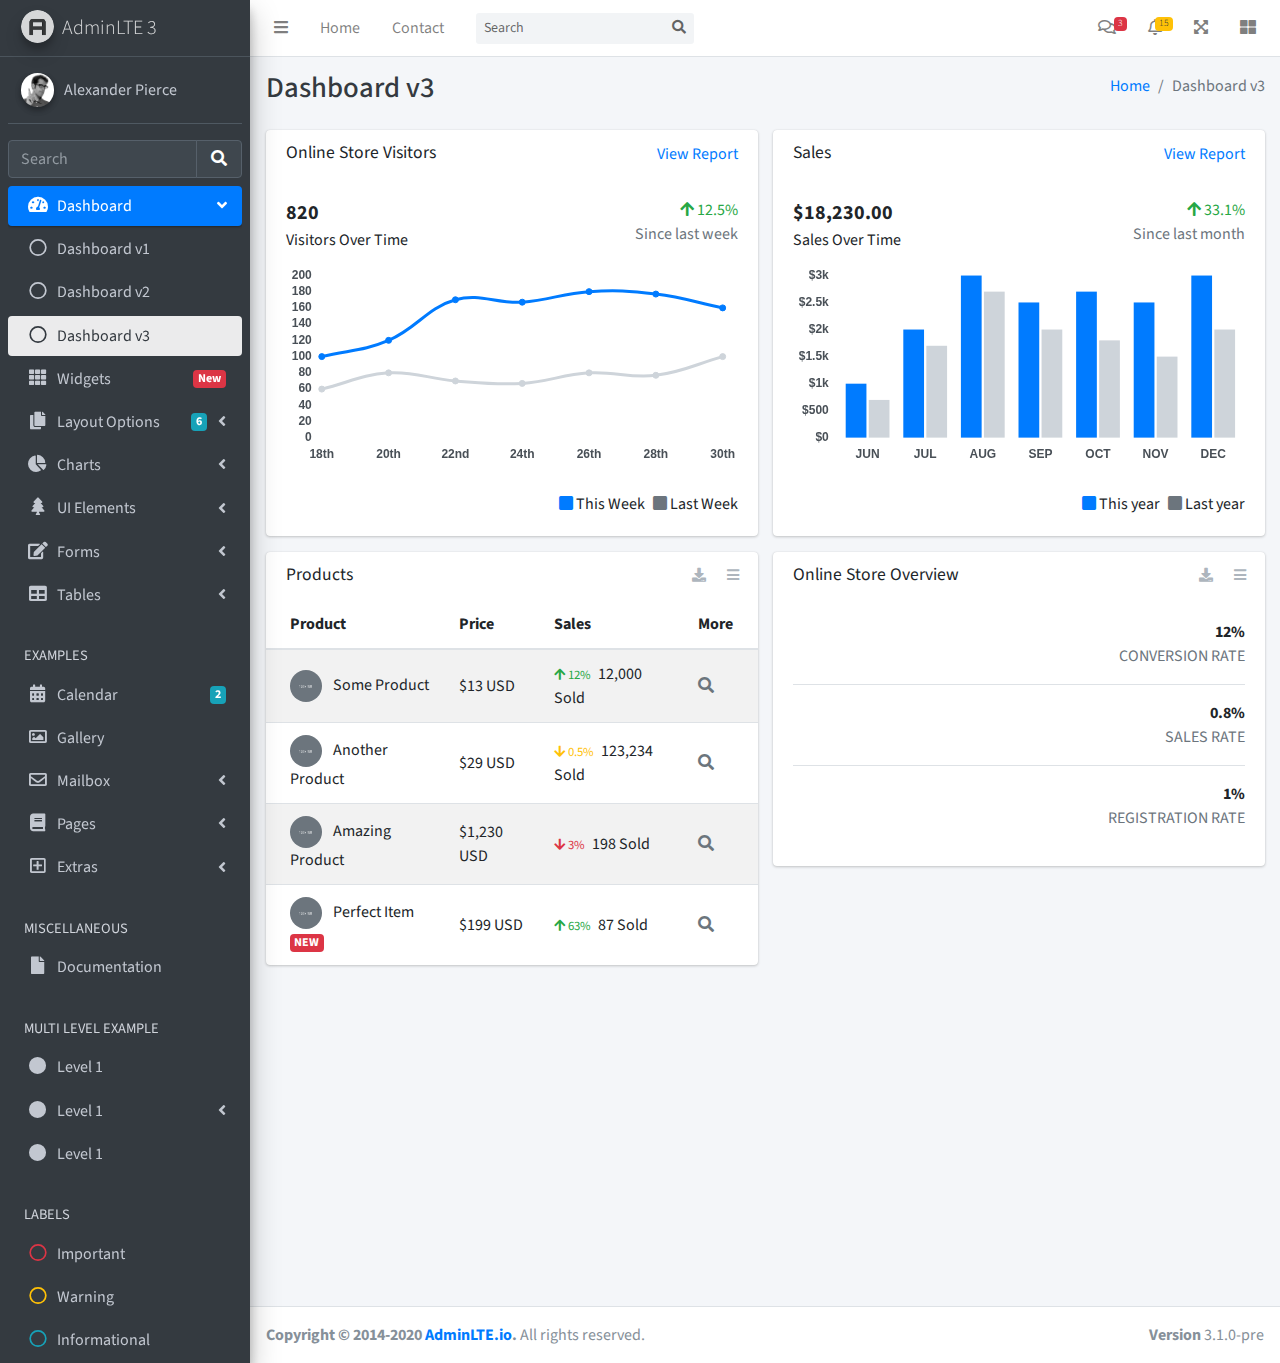
<file: index3.html>
<!DOCTYPE html>
<html lang="en">
<head>
  <meta charset="utf-8">
  <meta name="viewport" content="width=device-width, initial-scale=1">
  <title>AdminLTE 3 | Dashboard 3</title>

  <!-- Google Font: Source Sans Pro -->
  <link rel="stylesheet" href="https://fonts.googleapis.com/css?family=Source+Sans+Pro:300,400,400i,700&display=fallback">
  <!-- Font Awesome Icons -->
  <link rel="stylesheet" href="plugins/fontawesome-free/css/all.min.css">
  <!-- IonIcons -->
  <link rel="stylesheet" href="https://code.ionicframework.com/ionicons/2.0.1/css/ionicons.min.css">
  <!-- Theme style -->
  <link rel="stylesheet" href="dist/css/adminlte.min.css">
</head>
<!--
`body` tag options:

  Apply one or more of the following classes to to the body tag
  to get the desired effect

  * sidebar-collapse
  * sidebar-mini
-->
<body class="hold-transition sidebar-mini">
<div class="wrapper">
  <!-- Navbar -->
  <nav class="main-header navbar navbar-expand navbar-white navbar-light">
    <!-- Left navbar links -->
    <ul class="navbar-nav">
      <li class="nav-item">
        <a class="nav-link" data-widget="pushmenu" href="#" role="button"><i class="fas fa-bars"></i></a>
      </li>
      <li class="nav-item d-none d-sm-inline-block">
        <a href="index3.html" class="nav-link">Home</a>
      </li>
      <li class="nav-item d-none d-sm-inline-block">
        <a href="#" class="nav-link">Contact</a>
      </li>
    </ul>

    <!-- SEARCH FORM -->
    <form class="form-inline ml-3">
      <div class="input-group input-group-sm">
        <input class="form-control form-control-navbar" type="search" placeholder="Search" aria-label="Search">
        <div class="input-group-append">
          <button class="btn btn-navbar" type="submit">
            <i class="fas fa-search"></i>
          </button>
        </div>
      </div>
    </form>

    <!-- Right navbar links -->
    <ul class="navbar-nav ml-auto">
      <!-- Messages Dropdown Menu -->
      <li class="nav-item dropdown">
        <a class="nav-link" data-toggle="dropdown" href="#">
          <i class="far fa-comments"></i>
          <span class="badge badge-danger navbar-badge">3</span>
        </a>
        <div class="dropdown-menu dropdown-menu-lg dropdown-menu-right">
          <a href="#" class="dropdown-item">
            <!-- Message Start -->
            <div class="media">
              <img src="dist/img/user1-128x128.jpg" alt="User Avatar" class="img-size-50 mr-3 img-circle">
              <div class="media-body">
                <h3 class="dropdown-item-title">
                  Brad Diesel
                  <span class="float-right text-sm text-danger"><i class="fas fa-star"></i></span>
                </h3>
                <p class="text-sm">Call me whenever you can...</p>
                <p class="text-sm text-muted"><i class="far fa-clock mr-1"></i> 4 Hours Ago</p>
              </div>
            </div>
            <!-- Message End -->
          </a>
          <div class="dropdown-divider"></div>
          <a href="#" class="dropdown-item">
            <!-- Message Start -->
            <div class="media">
              <img src="dist/img/user8-128x128.jpg" alt="User Avatar" class="img-size-50 img-circle mr-3">
              <div class="media-body">
                <h3 class="dropdown-item-title">
                  John Pierce
                  <span class="float-right text-sm text-muted"><i class="fas fa-star"></i></span>
                </h3>
                <p class="text-sm">I got your message bro</p>
                <p class="text-sm text-muted"><i class="far fa-clock mr-1"></i> 4 Hours Ago</p>
              </div>
            </div>
            <!-- Message End -->
          </a>
          <div class="dropdown-divider"></div>
          <a href="#" class="dropdown-item">
            <!-- Message Start -->
            <div class="media">
              <img src="dist/img/user3-128x128.jpg" alt="User Avatar" class="img-size-50 img-circle mr-3">
              <div class="media-body">
                <h3 class="dropdown-item-title">
                  Nora Silvester
                  <span class="float-right text-sm text-warning"><i class="fas fa-star"></i></span>
                </h3>
                <p class="text-sm">The subject goes here</p>
                <p class="text-sm text-muted"><i class="far fa-clock mr-1"></i> 4 Hours Ago</p>
              </div>
            </div>
            <!-- Message End -->
          </a>
          <div class="dropdown-divider"></div>
          <a href="#" class="dropdown-item dropdown-footer">See All Messages</a>
        </div>
      </li>
      <!-- Notifications Dropdown Menu -->
      <li class="nav-item dropdown">
        <a class="nav-link" data-toggle="dropdown" href="#">
          <i class="far fa-bell"></i>
          <span class="badge badge-warning navbar-badge">15</span>
        </a>
        <div class="dropdown-menu dropdown-menu-lg dropdown-menu-right">
          <span class="dropdown-item dropdown-header">15 Notifications</span>
          <div class="dropdown-divider"></div>
          <a href="#" class="dropdown-item">
            <i class="fas fa-envelope mr-2"></i> 4 new messages
            <span class="float-right text-muted text-sm">3 mins</span>
          </a>
          <div class="dropdown-divider"></div>
          <a href="#" class="dropdown-item">
            <i class="fas fa-users mr-2"></i> 8 friend requests
            <span class="float-right text-muted text-sm">12 hours</span>
          </a>
          <div class="dropdown-divider"></div>
          <a href="#" class="dropdown-item">
            <i class="fas fa-file mr-2"></i> 3 new reports
            <span class="float-right text-muted text-sm">2 days</span>
          </a>
          <div class="dropdown-divider"></div>
          <a href="#" class="dropdown-item dropdown-footer">See All Notifications</a>
        </div>
      </li>
      <li class="nav-item">
        <a class="nav-link" data-widget="fullscreen" href="#" role="button">
          <i class="fas fa-expand-arrows-alt"></i>
        </a>
      </li>
      <li class="nav-item">
        <a class="nav-link" data-widget="control-sidebar" data-slide="true" href="#" role="button">
          <i class="fas fa-th-large"></i>
        </a>
      </li>
    </ul>
  </nav>
  <!-- /.navbar -->

  <!-- Main Sidebar Container -->
  <aside class="main-sidebar sidebar-dark-primary elevation-4">
    <!-- Brand Logo -->
    <a href="index3.html" class="brand-link">
      <img src="dist/img/AdminLTELogo.png" alt="AdminLTE Logo" class="brand-image img-circle elevation-3" style="opacity: .8">
      <span class="brand-text font-weight-light">AdminLTE 3</span>
    </a>

    <!-- Sidebar -->
    <div class="sidebar">
      <!-- Sidebar user panel (optional) -->
      <div class="user-panel mt-3 pb-3 mb-3 d-flex">
        <div class="image">
          <img src="dist/img/user2-160x160.jpg" class="img-circle elevation-2" alt="User Image">
        </div>
        <div class="info">
          <a href="#" class="d-block">Alexander Pierce</a>
        </div>
      </div>

      <!-- SidebarSearch Form -->
      <div class="form-inline">
        <div class="input-group" data-widget="sidebar-search">
          <input class="form-control form-control-sidebar" type="search" placeholder="Search" aria-label="Search">
          <div class="input-group-append">
            <button class="btn btn-sidebar">
              <i class="fas fa-search fa-fw"></i>
            </button>
          </div>
        </div>
      </div>

      <!-- Sidebar Menu -->
      <nav class="mt-2">
        <ul class="nav nav-pills nav-sidebar flex-column" data-widget="treeview" role="menu" data-accordion="false">
          <!-- Add icons to the links using the .nav-icon class
               with font-awesome or any other icon font library -->
          <li class="nav-item menu-open">
            <a href="#" class="nav-link active">
              <i class="nav-icon fas fa-tachometer-alt"></i>
              <p>
                Dashboard
                <i class="right fas fa-angle-left"></i>
              </p>
            </a>
            <ul class="nav nav-treeview">
              <li class="nav-item">
                <a href="./index.html" class="nav-link">
                  <i class="far fa-circle nav-icon"></i>
                  <p>Dashboard v1</p>
                </a>
              </li>
              <li class="nav-item">
                <a href="./index2.html" class="nav-link">
                  <i class="far fa-circle nav-icon"></i>
                  <p>Dashboard v2</p>
                </a>
              </li>
              <li class="nav-item">
                <a href="./index3.html" class="nav-link active">
                  <i class="far fa-circle nav-icon"></i>
                  <p>Dashboard v3</p>
                </a>
              </li>
            </ul>
          </li>
          <li class="nav-item">
            <a href="pages/widgets.html" class="nav-link">
              <i class="nav-icon fas fa-th"></i>
              <p>
                Widgets
                <span class="right badge badge-danger">New</span>
              </p>
            </a>
          </li>
          <li class="nav-item">
            <a href="#" class="nav-link">
              <i class="nav-icon fas fa-copy"></i>
              <p>
                Layout Options
                <i class="fas fa-angle-left right"></i>
                <span class="badge badge-info right">6</span>
              </p>
            </a>
            <ul class="nav nav-treeview">
              <li class="nav-item">
                <a href="pages/layout/top-nav.html" class="nav-link">
                  <i class="far fa-circle nav-icon"></i>
                  <p>Top Navigation</p>
                </a>
              </li>
              <li class="nav-item">
                <a href="pages/layout/top-nav-sidebar.html" class="nav-link">
                  <i class="far fa-circle nav-icon"></i>
                  <p>Top Navigation + Sidebar</p>
                </a>
              </li>
              <li class="nav-item">
                <a href="pages/layout/boxed.html" class="nav-link">
                  <i class="far fa-circle nav-icon"></i>
                  <p>Boxed</p>
                </a>
              </li>
              <li class="nav-item">
                <a href="pages/layout/fixed-sidebar.html" class="nav-link">
                  <i class="far fa-circle nav-icon"></i>
                  <p>Fixed Sidebar</p>
                </a>
              </li>
              <li class="nav-item">
                <a href="pages/layout/fixed-sidebar-custom.html" class="nav-link">
                  <i class="far fa-circle nav-icon"></i>
                  <p>Fixed Sidebar <small>+ Custom Area</small></p>
                </a>
              </li>
              <li class="nav-item">
                <a href="pages/layout/fixed-topnav.html" class="nav-link">
                  <i class="far fa-circle nav-icon"></i>
                  <p>Fixed Navbar</p>
                </a>
              </li>
              <li class="nav-item">
                <a href="pages/layout/fixed-footer.html" class="nav-link">
                  <i class="far fa-circle nav-icon"></i>
                  <p>Fixed Footer</p>
                </a>
              </li>
              <li class="nav-item">
                <a href="pages/layout/collapsed-sidebar.html" class="nav-link">
                  <i class="far fa-circle nav-icon"></i>
                  <p>Collapsed Sidebar</p>
                </a>
              </li>
            </ul>
          </li>
          <li class="nav-item">
            <a href="#" class="nav-link">
              <i class="nav-icon fas fa-chart-pie"></i>
              <p>
                Charts
                <i class="right fas fa-angle-left"></i>
              </p>
            </a>
            <ul class="nav nav-treeview">
              <li class="nav-item">
                <a href="pages/charts/chartjs.html" class="nav-link">
                  <i class="far fa-circle nav-icon"></i>
                  <p>ChartJS</p>
                </a>
              </li>
              <li class="nav-item">
                <a href="pages/charts/flot.html" class="nav-link">
                  <i class="far fa-circle nav-icon"></i>
                  <p>Flot</p>
                </a>
              </li>
              <li class="nav-item">
                <a href="pages/charts/inline.html" class="nav-link">
                  <i class="far fa-circle nav-icon"></i>
                  <p>Inline</p>
                </a>
              </li>
            </ul>
          </li>
          <li class="nav-item">
            <a href="#" class="nav-link">
              <i class="nav-icon fas fa-tree"></i>
              <p>
                UI Elements
                <i class="fas fa-angle-left right"></i>
              </p>
            </a>
            <ul class="nav nav-treeview">
              <li class="nav-item">
                <a href="pages/UI/general.html" class="nav-link">
                  <i class="far fa-circle nav-icon"></i>
                  <p>General</p>
                </a>
              </li>
              <li class="nav-item">
                <a href="pages/UI/icons.html" class="nav-link">
                  <i class="far fa-circle nav-icon"></i>
                  <p>Icons</p>
                </a>
              </li>
              <li class="nav-item">
                <a href="pages/UI/buttons.html" class="nav-link">
                  <i class="far fa-circle nav-icon"></i>
                  <p>Buttons</p>
                </a>
              </li>
              <li class="nav-item">
                <a href="pages/UI/sliders.html" class="nav-link">
                  <i class="far fa-circle nav-icon"></i>
                  <p>Sliders</p>
                </a>
              </li>
              <li class="nav-item">
                <a href="pages/UI/modals.html" class="nav-link">
                  <i class="far fa-circle nav-icon"></i>
                  <p>Modals & Alerts</p>
                </a>
              </li>
              <li class="nav-item">
                <a href="pages/UI/navbar.html" class="nav-link">
                  <i class="far fa-circle nav-icon"></i>
                  <p>Navbar & Tabs</p>
                </a>
              </li>
              <li class="nav-item">
                <a href="pages/UI/timeline.html" class="nav-link">
                  <i class="far fa-circle nav-icon"></i>
                  <p>Timeline</p>
                </a>
              </li>
              <li class="nav-item">
                <a href="pages/UI/ribbons.html" class="nav-link">
                  <i class="far fa-circle nav-icon"></i>
                  <p>Ribbons</p>
                </a>
              </li>
            </ul>
          </li>
          <li class="nav-item">
            <a href="#" class="nav-link">
              <i class="nav-icon fas fa-edit"></i>
              <p>
                Forms
                <i class="fas fa-angle-left right"></i>
              </p>
            </a>
            <ul class="nav nav-treeview">
              <li class="nav-item">
                <a href="pages/forms/general.html" class="nav-link">
                  <i class="far fa-circle nav-icon"></i>
                  <p>General Elements</p>
                </a>
              </li>
              <li class="nav-item">
                <a href="pages/forms/advanced.html" class="nav-link">
                  <i class="far fa-circle nav-icon"></i>
                  <p>Advanced Elements</p>
                </a>
              </li>
              <li class="nav-item">
                <a href="pages/forms/editors.html" class="nav-link">
                  <i class="far fa-circle nav-icon"></i>
                  <p>Editors</p>
                </a>
              </li>
              <li class="nav-item">
                <a href="pages/forms/validation.html" class="nav-link">
                  <i class="far fa-circle nav-icon"></i>
                  <p>Validation</p>
                </a>
              </li>
            </ul>
          </li>
          <li class="nav-item">
            <a href="#" class="nav-link">
              <i class="nav-icon fas fa-table"></i>
              <p>
                Tables
                <i class="fas fa-angle-left right"></i>
              </p>
            </a>
            <ul class="nav nav-treeview">
              <li class="nav-item">
                <a href="pages/tables/simple.html" class="nav-link">
                  <i class="far fa-circle nav-icon"></i>
                  <p>Simple Tables</p>
                </a>
              </li>
              <li class="nav-item">
                <a href="pages/tables/data.html" class="nav-link">
                  <i class="far fa-circle nav-icon"></i>
                  <p>DataTables</p>
                </a>
              </li>
              <li class="nav-item">
                <a href="pages/tables/jsgrid.html" class="nav-link">
                  <i class="far fa-circle nav-icon"></i>
                  <p>jsGrid</p>
                </a>
              </li>
            </ul>
          </li>
          <li class="nav-header">EXAMPLES</li>
          <li class="nav-item">
            <a href="pages/calendar.html" class="nav-link">
              <i class="nav-icon fas fa-calendar-alt"></i>
              <p>
                Calendar
                <span class="badge badge-info right">2</span>
              </p>
            </a>
          </li>
          <li class="nav-item">
            <a href="pages/gallery.html" class="nav-link">
              <i class="nav-icon far fa-image"></i>
              <p>
                Gallery
              </p>
            </a>
          </li>
          <li class="nav-item">
            <a href="#" class="nav-link">
              <i class="nav-icon far fa-envelope"></i>
              <p>
                Mailbox
                <i class="fas fa-angle-left right"></i>
              </p>
            </a>
            <ul class="nav nav-treeview">
              <li class="nav-item">
                <a href="pages/mailbox/mailbox.html" class="nav-link">
                  <i class="far fa-circle nav-icon"></i>
                  <p>Inbox</p>
                </a>
              </li>
              <li class="nav-item">
                <a href="pages/mailbox/compose.html" class="nav-link">
                  <i class="far fa-circle nav-icon"></i>
                  <p>Compose</p>
                </a>
              </li>
              <li class="nav-item">
                <a href="pages/mailbox/read-mail.html" class="nav-link">
                  <i class="far fa-circle nav-icon"></i>
                  <p>Read</p>
                </a>
              </li>
            </ul>
          </li>
          <li class="nav-item">
            <a href="#" class="nav-link">
              <i class="nav-icon fas fa-book"></i>
              <p>
                Pages
                <i class="fas fa-angle-left right"></i>
              </p>
            </a>
            <ul class="nav nav-treeview">
              <li class="nav-item">
                <a href="pages/examples/invoice.html" class="nav-link">
                  <i class="far fa-circle nav-icon"></i>
                  <p>Invoice</p>
                </a>
              </li>
              <li class="nav-item">
                <a href="pages/examples/profile.html" class="nav-link">
                  <i class="far fa-circle nav-icon"></i>
                  <p>Profile</p>
                </a>
              </li>
              <li class="nav-item">
                <a href="pages/examples/e-commerce.html" class="nav-link">
                  <i class="far fa-circle nav-icon"></i>
                  <p>E-commerce</p>
                </a>
              </li>
              <li class="nav-item">
                <a href="pages/examples/projects.html" class="nav-link">
                  <i class="far fa-circle nav-icon"></i>
                  <p>Projects</p>
                </a>
              </li>
              <li class="nav-item">
                <a href="pages/examples/project-add.html" class="nav-link">
                  <i class="far fa-circle nav-icon"></i>
                  <p>Project Add</p>
                </a>
              </li>
              <li class="nav-item">
                <a href="pages/examples/project-edit.html" class="nav-link">
                  <i class="far fa-circle nav-icon"></i>
                  <p>Project Edit</p>
                </a>
              </li>
              <li class="nav-item">
                <a href="pages/examples/project-detail.html" class="nav-link">
                  <i class="far fa-circle nav-icon"></i>
                  <p>Project Detail</p>
                </a>
              </li>
              <li class="nav-item">
                <a href="pages/examples/contacts.html" class="nav-link">
                  <i class="far fa-circle nav-icon"></i>
                  <p>Contacts</p>
                </a>
              </li>
            </ul>
          </li>
          <li class="nav-item">
            <a href="#" class="nav-link">
              <i class="nav-icon far fa-plus-square"></i>
              <p>
                Extras
                <i class="fas fa-angle-left right"></i>
              </p>
            </a>
            <ul class="nav nav-treeview">
              <li class="nav-item">
                <a href="pages/examples/login.html" class="nav-link">
                  <i class="far fa-circle nav-icon"></i>
                  <p>Login</p>
                </a>
              </li>
              <li class="nav-item">
                <a href="pages/examples/register.html" class="nav-link">
                  <i class="far fa-circle nav-icon"></i>
                  <p>Register</p>
                </a>
              </li>
              <li class="nav-item">
                <a href="pages/examples/forgot-password.html" class="nav-link">
                  <i class="far fa-circle nav-icon"></i>
                  <p>Forgot Password</p>
                </a>
              </li>
              <li class="nav-item">
                <a href="pages/examples/recover-password.html" class="nav-link">
                  <i class="far fa-circle nav-icon"></i>
                  <p>Recover Password</p>
                </a>
              </li>
              <li class="nav-item">
                <a href="pages/examples/lockscreen.html" class="nav-link">
                  <i class="far fa-circle nav-icon"></i>
                  <p>Lockscreen</p>
                </a>
              </li>
              <li class="nav-item">
                <a href="pages/examples/legacy-user-menu.html" class="nav-link">
                  <i class="far fa-circle nav-icon"></i>
                  <p>Legacy User Menu</p>
                </a>
              </li>
              <li class="nav-item">
                <a href="pages/examples/language-menu.html" class="nav-link">
                  <i class="far fa-circle nav-icon"></i>
                  <p>Language Menu</p>
                </a>
              </li>
              <li class="nav-item">
                <a href="pages/examples/404.html" class="nav-link">
                  <i class="far fa-circle nav-icon"></i>
                  <p>Error 404</p>
                </a>
              </li>
              <li class="nav-item">
                <a href="pages/examples/500.html" class="nav-link">
                  <i class="far fa-circle nav-icon"></i>
                  <p>Error 500</p>
                </a>
              </li>
              <li class="nav-item">
                <a href="pages/examples/pace.html" class="nav-link">
                  <i class="far fa-circle nav-icon"></i>
                  <p>Pace</p>
                </a>
              </li>
              <li class="nav-item">
                <a href="pages/examples/blank.html" class="nav-link">
                  <i class="far fa-circle nav-icon"></i>
                  <p>Blank Page</p>
                </a>
              </li>
              <li class="nav-item">
                <a href="starter.html" class="nav-link">
                  <i class="far fa-circle nav-icon"></i>
                  <p>Starter Page</p>
                </a>
              </li>
            </ul>
          </li>
          <li class="nav-header">MISCELLANEOUS</li>
          <li class="nav-item">
            <a href="https://adminlte.io/docs/3.0/" class="nav-link">
              <i class="nav-icon fas fa-file"></i>
              <p>Documentation</p>
            </a>
          </li>
          <li class="nav-header">MULTI LEVEL EXAMPLE</li>
          <li class="nav-item">
            <a href="#" class="nav-link">
              <i class="fas fa-circle nav-icon"></i>
              <p>Level 1</p>
            </a>
          </li>
          <li class="nav-item">
            <a href="#" class="nav-link">
              <i class="nav-icon fas fa-circle"></i>
              <p>
                Level 1
                <i class="right fas fa-angle-left"></i>
              </p>
            </a>
            <ul class="nav nav-treeview">
              <li class="nav-item">
                <a href="#" class="nav-link">
                  <i class="far fa-circle nav-icon"></i>
                  <p>Level 2</p>
                </a>
              </li>
              <li class="nav-item">
                <a href="#" class="nav-link">
                  <i class="far fa-circle nav-icon"></i>
                  <p>
                    Level 2
                    <i class="right fas fa-angle-left"></i>
                  </p>
                </a>
                <ul class="nav nav-treeview">
                  <li class="nav-item">
                    <a href="#" class="nav-link">
                      <i class="far fa-dot-circle nav-icon"></i>
                      <p>Level 3</p>
                    </a>
                  </li>
                  <li class="nav-item">
                    <a href="#" class="nav-link">
                      <i class="far fa-dot-circle nav-icon"></i>
                      <p>Level 3</p>
                    </a>
                  </li>
                  <li class="nav-item">
                    <a href="#" class="nav-link">
                      <i class="far fa-dot-circle nav-icon"></i>
                      <p>Level 3</p>
                    </a>
                  </li>
                </ul>
              </li>
              <li class="nav-item">
                <a href="#" class="nav-link">
                  <i class="far fa-circle nav-icon"></i>
                  <p>Level 2</p>
                </a>
              </li>
            </ul>
          </li>
          <li class="nav-item">
            <a href="#" class="nav-link">
              <i class="fas fa-circle nav-icon"></i>
              <p>Level 1</p>
            </a>
          </li>
          <li class="nav-header">LABELS</li>
          <li class="nav-item">
            <a href="#" class="nav-link">
              <i class="nav-icon far fa-circle text-danger"></i>
              <p class="text">Important</p>
            </a>
          </li>
          <li class="nav-item">
            <a href="#" class="nav-link">
              <i class="nav-icon far fa-circle text-warning"></i>
              <p>Warning</p>
            </a>
          </li>
          <li class="nav-item">
            <a href="#" class="nav-link">
              <i class="nav-icon far fa-circle text-info"></i>
              <p>Informational</p>
            </a>
          </li>
        </ul>
      </nav>
      <!-- /.sidebar-menu -->
    </div>
    <!-- /.sidebar -->
  </aside>

  <!-- Content Wrapper. Contains page content -->
  <div class="content-wrapper">
    <!-- Content Header (Page header) -->
    <div class="content-header">
      <div class="container-fluid">
        <div class="row mb-2">
          <div class="col-sm-6">
            <h1 class="m-0 text-dark">Dashboard v3</h1>
          </div><!-- /.col -->
          <div class="col-sm-6">
            <ol class="breadcrumb float-sm-right">
              <li class="breadcrumb-item"><a href="#">Home</a></li>
              <li class="breadcrumb-item active">Dashboard v3</li>
            </ol>
          </div><!-- /.col -->
        </div><!-- /.row -->
      </div><!-- /.container-fluid -->
    </div>
    <!-- /.content-header -->

    <!-- Main content -->
    <div class="content">
      <div class="container-fluid">
        <div class="row">
          <div class="col-lg-6">
            <div class="card">
              <div class="card-header border-0">
                <div class="d-flex justify-content-between">
                  <h3 class="card-title">Online Store Visitors</h3>
                  <a href="javascript:void(0);">View Report</a>
                </div>
              </div>
              <div class="card-body">
                <div class="d-flex">
                  <p class="d-flex flex-column">
                    <span class="text-bold text-lg">820</span>
                    <span>Visitors Over Time</span>
                  </p>
                  <p class="ml-auto d-flex flex-column text-right">
                    <span class="text-success">
                      <i class="fas fa-arrow-up"></i> 12.5%
                    </span>
                    <span class="text-muted">Since last week</span>
                  </p>
                </div>
                <!-- /.d-flex -->

                <div class="position-relative mb-4">
                  <canvas id="visitors-chart" height="200"></canvas>
                </div>

                <div class="d-flex flex-row justify-content-end">
                  <span class="mr-2">
                    <i class="fas fa-square text-primary"></i> This Week
                  </span>

                  <span>
                    <i class="fas fa-square text-gray"></i> Last Week
                  </span>
                </div>
              </div>
            </div>
            <!-- /.card -->

            <div class="card">
              <div class="card-header border-0">
                <h3 class="card-title">Products</h3>
                <div class="card-tools">
                  <a href="#" class="btn btn-tool btn-sm">
                    <i class="fas fa-download"></i>
                  </a>
                  <a href="#" class="btn btn-tool btn-sm">
                    <i class="fas fa-bars"></i>
                  </a>
                </div>
              </div>
              <div class="card-body table-responsive p-0">
                <table class="table table-striped table-valign-middle">
                  <thead>
                  <tr>
                    <th>Product</th>
                    <th>Price</th>
                    <th>Sales</th>
                    <th>More</th>
                  </tr>
                  </thead>
                  <tbody>
                  <tr>
                    <td>
                      <img src="dist/img/default-150x150.png" alt="Product 1" class="img-circle img-size-32 mr-2">
                      Some Product
                    </td>
                    <td>$13 USD</td>
                    <td>
                      <small class="text-success mr-1">
                        <i class="fas fa-arrow-up"></i>
                        12%
                      </small>
                      12,000 Sold
                    </td>
                    <td>
                      <a href="#" class="text-muted">
                        <i class="fas fa-search"></i>
                      </a>
                    </td>
                  </tr>
                  <tr>
                    <td>
                      <img src="dist/img/default-150x150.png" alt="Product 1" class="img-circle img-size-32 mr-2">
                      Another Product
                    </td>
                    <td>$29 USD</td>
                    <td>
                      <small class="text-warning mr-1">
                        <i class="fas fa-arrow-down"></i>
                        0.5%
                      </small>
                      123,234 Sold
                    </td>
                    <td>
                      <a href="#" class="text-muted">
                        <i class="fas fa-search"></i>
                      </a>
                    </td>
                  </tr>
                  <tr>
                    <td>
                      <img src="dist/img/default-150x150.png" alt="Product 1" class="img-circle img-size-32 mr-2">
                      Amazing Product
                    </td>
                    <td>$1,230 USD</td>
                    <td>
                      <small class="text-danger mr-1">
                        <i class="fas fa-arrow-down"></i>
                        3%
                      </small>
                      198 Sold
                    </td>
                    <td>
                      <a href="#" class="text-muted">
                        <i class="fas fa-search"></i>
                      </a>
                    </td>
                  </tr>
                  <tr>
                    <td>
                      <img src="dist/img/default-150x150.png" alt="Product 1" class="img-circle img-size-32 mr-2">
                      Perfect Item
                      <span class="badge bg-danger">NEW</span>
                    </td>
                    <td>$199 USD</td>
                    <td>
                      <small class="text-success mr-1">
                        <i class="fas fa-arrow-up"></i>
                        63%
                      </small>
                      87 Sold
                    </td>
                    <td>
                      <a href="#" class="text-muted">
                        <i class="fas fa-search"></i>
                      </a>
                    </td>
                  </tr>
                  </tbody>
                </table>
              </div>
            </div>
            <!-- /.card -->
          </div>
          <!-- /.col-md-6 -->
          <div class="col-lg-6">
            <div class="card">
              <div class="card-header border-0">
                <div class="d-flex justify-content-between">
                  <h3 class="card-title">Sales</h3>
                  <a href="javascript:void(0);">View Report</a>
                </div>
              </div>
              <div class="card-body">
                <div class="d-flex">
                  <p class="d-flex flex-column">
                    <span class="text-bold text-lg">$18,230.00</span>
                    <span>Sales Over Time</span>
                  </p>
                  <p class="ml-auto d-flex flex-column text-right">
                    <span class="text-success">
                      <i class="fas fa-arrow-up"></i> 33.1%
                    </span>
                    <span class="text-muted">Since last month</span>
                  </p>
                </div>
                <!-- /.d-flex -->

                <div class="position-relative mb-4">
                  <canvas id="sales-chart" height="200"></canvas>
                </div>

                <div class="d-flex flex-row justify-content-end">
                  <span class="mr-2">
                    <i class="fas fa-square text-primary"></i> This year
                  </span>

                  <span>
                    <i class="fas fa-square text-gray"></i> Last year
                  </span>
                </div>
              </div>
            </div>
            <!-- /.card -->

            <div class="card">
              <div class="card-header border-0">
                <h3 class="card-title">Online Store Overview</h3>
                <div class="card-tools">
                  <a href="#" class="btn btn-sm btn-tool">
                    <i class="fas fa-download"></i>
                  </a>
                  <a href="#" class="btn btn-sm btn-tool">
                    <i class="fas fa-bars"></i>
                  </a>
                </div>
              </div>
              <div class="card-body">
                <div class="d-flex justify-content-between align-items-center border-bottom mb-3">
                  <p class="text-success text-xl">
                    <i class="ion ion-ios-refresh-empty"></i>
                  </p>
                  <p class="d-flex flex-column text-right">
                    <span class="font-weight-bold">
                      <i class="ion ion-android-arrow-up text-success"></i> 12%
                    </span>
                    <span class="text-muted">CONVERSION RATE</span>
                  </p>
                </div>
                <!-- /.d-flex -->
                <div class="d-flex justify-content-between align-items-center border-bottom mb-3">
                  <p class="text-warning text-xl">
                    <i class="ion ion-ios-cart-outline"></i>
                  </p>
                  <p class="d-flex flex-column text-right">
                    <span class="font-weight-bold">
                      <i class="ion ion-android-arrow-up text-warning"></i> 0.8%
                    </span>
                    <span class="text-muted">SALES RATE</span>
                  </p>
                </div>
                <!-- /.d-flex -->
                <div class="d-flex justify-content-between align-items-center mb-0">
                  <p class="text-danger text-xl">
                    <i class="ion ion-ios-people-outline"></i>
                  </p>
                  <p class="d-flex flex-column text-right">
                    <span class="font-weight-bold">
                      <i class="ion ion-android-arrow-down text-danger"></i> 1%
                    </span>
                    <span class="text-muted">REGISTRATION RATE</span>
                  </p>
                </div>
                <!-- /.d-flex -->
              </div>
            </div>
          </div>
          <!-- /.col-md-6 -->
        </div>
        <!-- /.row -->
      </div>
      <!-- /.container-fluid -->
    </div>
    <!-- /.content -->
  </div>
  <!-- /.content-wrapper -->

  <!-- Control Sidebar -->
  <aside class="control-sidebar control-sidebar-dark">
    <!-- Control sidebar content goes here -->
  </aside>
  <!-- /.control-sidebar -->

  <!-- Main Footer -->
  <footer class="main-footer">
    <strong>Copyright &copy; 2014-2020 <a href="https://adminlte.io">AdminLTE.io</a>.</strong>
    All rights reserved.
    <div class="float-right d-none d-sm-inline-block">
      <b>Version</b> 3.1.0-pre
    </div>
  </footer>
</div>
<!-- ./wrapper -->

<!-- REQUIRED SCRIPTS -->

<!-- jQuery -->
<script src="plugins/jquery/jquery.min.js"></script>
<!-- Bootstrap -->
<script src="plugins/bootstrap/js/bootstrap.bundle.min.js"></script>
<!-- AdminLTE -->
<script src="dist/js/adminlte.js"></script>

<!-- OPTIONAL SCRIPTS -->
<script src="plugins/chart.js/Chart.min.js"></script>
<!-- AdminLTE for demo purposes -->
<script src="dist/js/demo.js"></script>
<!-- AdminLTE dashboard demo (This is only for demo purposes) -->
<script src="dist/js/pages/dashboard3.js"></script>
</body>
</html>
</file>
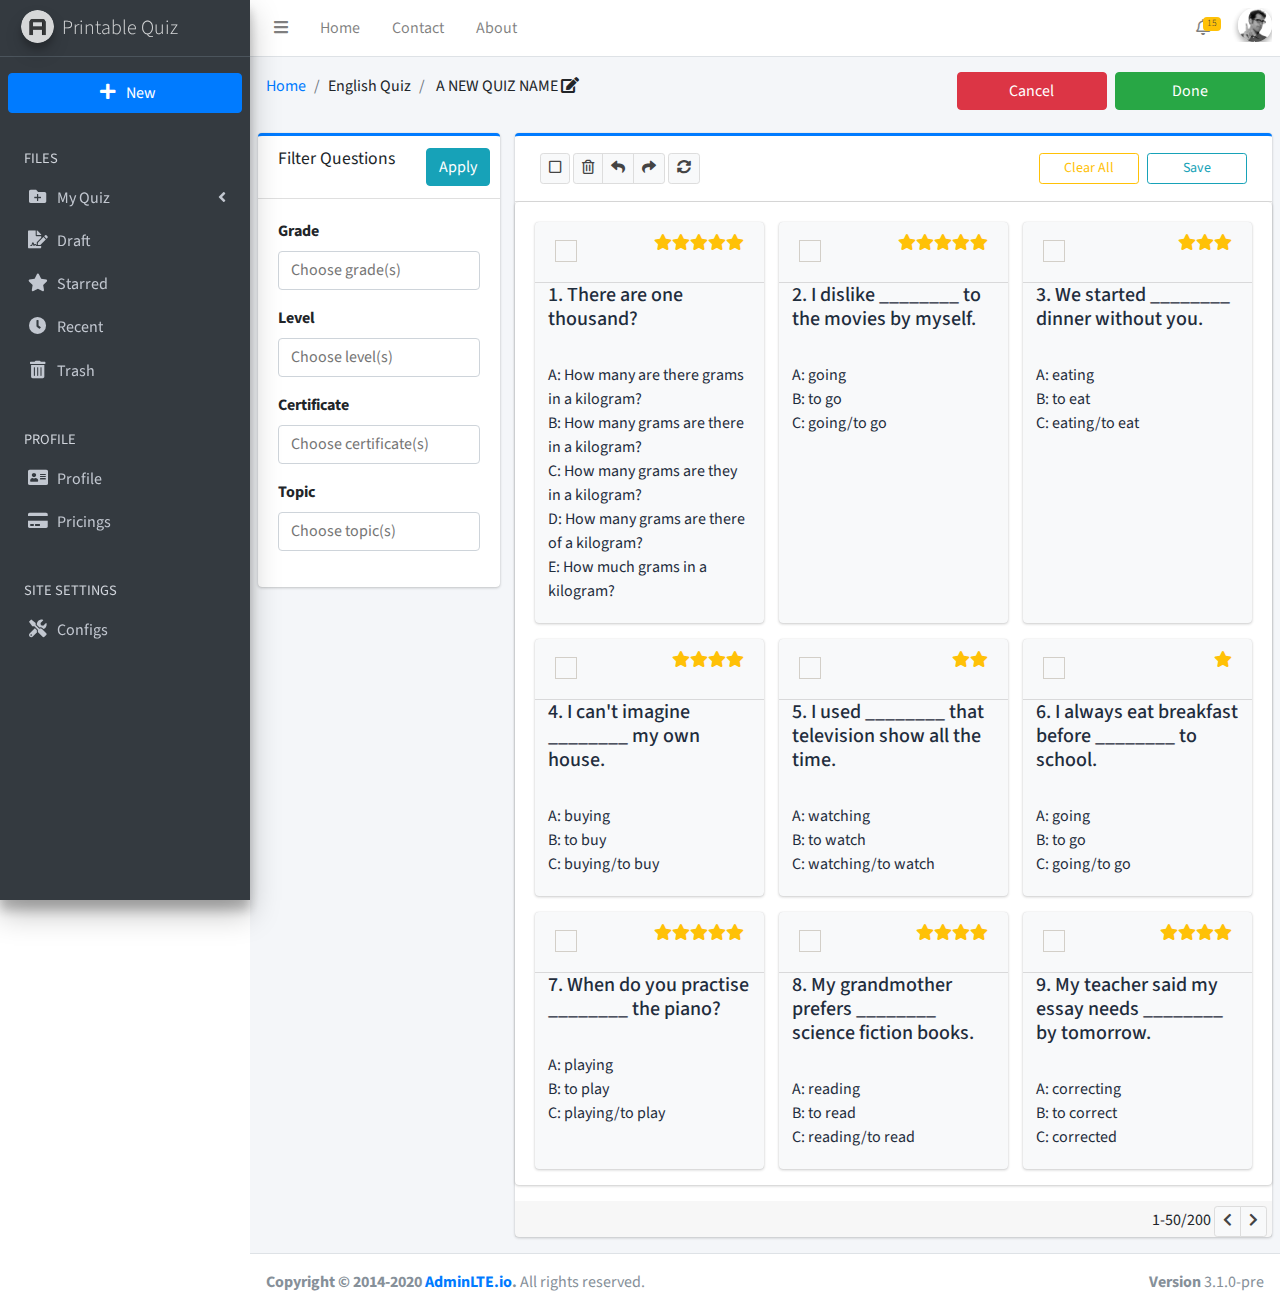
<file: select_questions.html>
<!DOCTYPE html>
<html lang="en">
<head>
  <meta charset="utf-8">
  <meta name="viewport" content="width=device-width, initial-scale=1">
  <title>AdminLTE 3 | Dashboard</title>

  <!-- Google Font: Source Sans Pro -->
  <link rel="stylesheet" href="https://fonts.googleapis.com/css?family=Source+Sans+Pro:300,400,400i,700&display=fallback">
  <!-- Font Awesome -->
  <link rel="stylesheet" href="plugins/fontawesome-free/css/all.min.css">
  <!-- Select2 -->
  <link rel="stylesheet" href="plugins/select2/css/select2.min.css">
  <link rel="stylesheet" href="plugins/select2-bootstrap4-theme/select2-bootstrap4.min.css">
  <!-- iCheck -->
  <link rel="stylesheet" href="plugins/icheck-bootstrap/icheck-bootstrap.min.css">
  <!-- Theme style -->
  <link rel="stylesheet" href="dist/css/adminlte.min.css">
  <!-- overlayScrollbars -->
  <link rel="stylesheet" href="plugins/overlayScrollbars/css/OverlayScrollbars.min.css">
</head>
<body class="hold-transition sidebar-mini layout-fixed">
<div class="wrapper">

  <!-- Navbar -->
  <nav class="main-header navbar navbar-expand navbar-white navbar-light">
    <!-- Left navbar links -->
    <ul class="navbar-nav">
      <li class="nav-item">
        <a class="nav-link" data-widget="pushmenu" href="#" role="button"><i class="fas fa-bars"></i></a>
      </li>
      <li class="nav-item d-none d-sm-inline-block">
        <a href="index3.html" class="nav-link">Home</a>
      </li>
      <li class="nav-item d-none d-sm-inline-block">
        <a href="#" class="nav-link">Contact</a>
      </li>
      <li class="nav-item d-none d-sm-inline-block">
        <a href="#" class="nav-link">About</a>
      </li>
    </ul>

    <!-- Right navbar links -->
    <ul class="navbar-nav ml-auto">
      <!-- Notifications Dropdown Menu -->
      <li class="nav-item dropdown">
        <a class="nav-link" data-toggle="dropdown" href="#">
          <i class="far fa-bell"></i>
          <span class="badge badge-warning navbar-badge">15</span>
        </a>
        <div class="dropdown-menu dropdown-menu-lg dropdown-menu-right">
          <span class="dropdown-item dropdown-header">15 Notifications</span>
          <div class="dropdown-divider"></div>
          <a href="#" class="dropdown-item">
            <i class="fas fa-envelope mr-2"></i> 4 new messages
            <span class="float-right text-muted text-sm">3 mins</span>
          </a>
          <div class="dropdown-divider"></div>
          <a href="#" class="dropdown-item">
            <i class="fas fa-users mr-2"></i> 8 friend requests
            <span class="float-right text-muted text-sm">12 hours</span>
          </a>
          <div class="dropdown-divider"></div>
          <a href="#" class="dropdown-item">
            <i class="fas fa-file mr-2"></i> 3 new reports
            <span class="float-right text-muted text-sm">2 days</span>
          </a>
          <div class="dropdown-divider"></div>
          <a href="#" class="dropdown-item dropdown-footer">See All Notifications</a>
        </div>
      </li>
      <li class="nav-item">
        <div class="user-panel">
          <div class="image">
            <img src="../../dist/img/user2-160x160.jpg" class="img-circle elevation-2" alt="User Image">
          </div>
        </div>
      </li>
    </ul>
  </nav>
  <!-- /.navbar -->

  <!-- Main Sidebar Container -->
  <aside class="main-sidebar sidebar-dark-primary elevation-4">
    <!-- Brand Logo -->
    <a href="index.html" class="brand-link">
      <img src="dist/img/AdminLTELogo.png" alt="AdminLTE Logo" class="brand-image img-circle elevation-3" style="opacity: .8">
      <span class="brand-text font-weight-light">Printable Quiz</span>
    </a>

    <!-- Sidebar -->
    <div class="sidebar">
      <!-- Sidebar Menu -->
      <nav class="mt-2">
        <ul class="nav nav-pills nav-sidebar flex-column" data-widget="treeview" role="menu" data-accordion="false">
          <li class="nav-item">
            <button type="button" class="btn btn-primary mt-2" style="width: 100%; height: 40px;">
              <i class="nav-icon fas fa-plus"></i> New
            </button>
          </li>
          <li class="nav-header mt-2">FILES</li>
          <li class="nav-item">
            <a href="#" class="nav-link">
              <i class="fas fa-folder-plus nav-icon"></i>
              <p>My Quiz</p>
              <i class="fas fa-angle-left right"></i>
            </a>
            <ul class="nav nav-treeview">
              <li class="nav-item">
                <a href="pages/charts/chartjs.html" class="nav-link">
                  <i class="far fa-circle nav-icon"></i>
                  <p>English</p>
                </a>
              </li>
              <li class="nav-item">
                <a href="pages/charts/flot.html" class="nav-link">
                  <i class="far fa-circle nav-icon"></i>
                  <p>Japanese</p>
                </a>
              </li>
              <li class="nav-item">
                <a href="pages/charts/inline.html" class="nav-link">
                  <i class="far fa-circle nav-icon"></i>
                  <p>Korean</p>
                </a>
              </li>
            </ul>
          </li>
          <li class="nav-item">
            <a href="#" class="nav-link">
              <i class="nav-icon fas fa-file-signature"></i>
              <p>
                Draft
              </p>
            </a>
          </li>
          <li class="nav-item">
            <a href="#" class="nav-link">
              <i class="nav-icon fas fa-star"></i>
              <p>
                Starred
              </p>
            </a>
          </li>
          <li class="nav-item">
            <a href="#" class="nav-link">
              <i class="nav-icon fas fa-clock"></i>
              <p>
                Recent
              </p>
            </a>
          </li>
          <li class="nav-item">
            <a href="#" class="nav-link">
              <i class="nav-icon fas fa-trash-alt"></i>
              <p>
                Trash
              </p>
            </a>
          </li>
          <li class="nav-header mt-2">PROFILE</li>
          <li class="nav-item">
            <a href="#" class="nav-link">
              <i class="nav-icon fas fa-address-card"></i>
              <p>
                Profile
              </p>
            </a>
          </li>
          <li class="nav-item">
            <a href="#" class="nav-link">
              <i class="nav-icon fas fa-credit-card"></i>
              <p>
                Pricings
              </p>
            </a>
          </li>
          <li class="nav-header mt-2">SITE SETTINGS</li>
          <li class="nav-item">
            <a class="nav-link" data-widget="control-sidebar" data-slide="false" href="#" role="button">
              <i class="nav-icon fas fa-tools"></i>
              <p> Configs </p>
            </a>
          </li>
        </ul>
      </nav>
      <!-- /.sidebar-menu -->
    </div>
    <!-- /.sidebar -->
  </aside>

  <!-- Content Wrapper. Contains page content -->
  <div class="content-wrapper">
    <section class="content-header">
      <div class="container-fluid">
        <div class="row mb-2">
          <div class="col-sm-6">
            <ol class="breadcrumb">
              <li class="breadcrumb-item"><a href="#">Home</a></li>
              <li class="breadcrumb-item">English Quiz</li>
              <li class="breadcrumb-item">
                A NEW QUIZ NAME
                <i class="fas fa-edit"></i>
              </li>
            </ol>
          </div>
          <div class="col-sm-6">
            <button id="to_edit" onclick="location.href = 'edit_layout.html';" type="button" class="btn btn-success float-right" style="width: 150px;">Done</button>
            <button type="button" class="btn btn-danger float-right mr-2" style="width: 150px;">Cancel</button>
          </div>
        </div>
      </div><!-- /.container-fluid -->
    </section>
    <!-- Main content -->
    <section class="content">
      <div class="row">
        <div class="col-md-3">
          <div class="card card-primary card-outline">
            <div class="card-header">
              <h3 class="card-title">
                Filter Questions
              </h3>
              <div class="card-tools">
                <button type="button" class="btn btn-block btn-info">Apply</button>
              </div>
            </div>
            <!-- /.card-header -->
            <div class="card-body">
              <div class="form-group">
                <label>Grade</label>
                <select class="select2" multiple="multiple" data-placeholder="Choose grade(s)" style="width: 100%;">
                  <option>8</option>
                  <option>9</option>
                  <option>10</option>
                  <option>11</option>
                  <option>12</option>
                </select>
              </div>
              <div class="form-group">
                <label>Level</label>
                <select class="select2" multiple="multiple" data-placeholder="Choose level(s)" style="width: 100%;">
                  <option>A2</option>
                  <option>A1</option>
                  <option>B2</option>
                  <option>B1</option>
                  <option>C2</option>
                  <option>C1</option>
                </select>
              </div>
              <div class="form-group">
                <label>Certificate</label>
                <select class="select2" multiple="multiple" data-placeholder="Choose certificate(s)" style="width: 100%;">
                  <option>IELTS</option>
                  <option>TOEFL</option>
                  <option>TOEIC</option>
                </select>
              </div>
              <div class="form-group">
                <label>Topic</label>
                <select class="select2" multiple="multiple" data-placeholder="Choose topic(s)" style="width: 100%;">
                  <option>Adjectives</option>
                  <option>Adverbs</option>
                  <option>Articles</option>
                  <option>Conditional</option>
                  <option>Nouns</option>
                  <option>Passive Voice</option>
                  <option>Relative Clauses</option>
                  <option>Reported Speech</option>
                  <option>Tenses</option>
                  <option>Verbs</option>
                  <option>Word Order</option>
                </select>
              </div>
            </div>
            <!-- /.card-body -->
          </div>
          <!-- /.card -->
        </div>
        <!-- /.col -->
        <div class="col-md-9">
          <div class="card card-primary card-outline">
            <div class="card-header">
              <div class="mailbox-controls">
                <!-- Check all button -->
                <button type="button" class="btn btn-default btn-sm checkbox-toggle"><i class="far fa-square"></i>
                </button>
                <div class="btn-group">
                  <button type="button" class="btn btn-default btn-sm">
                    <i class="far fa-trash-alt"></i>
                  </button>
                  <button type="button" class="btn btn-default btn-sm">
                    <i class="fas fa-reply"></i>
                  </button>
                  <button type="button" class="btn btn-default btn-sm">
                    <i class="fas fa-share"></i>
                  </button>
                </div>
                <!-- /.btn-group -->
                <button type="button" class="btn btn-default btn-sm">
                  <i class="fas fa-sync-alt"></i>
                </button>
                <button type="button" class="btn btn-sm btn-outline-info float-right" style="width: 100px;">Save</button>
                <button type="button" class="btn btn-sm btn-outline-warning float-right mr-2" style="width: 100px;">Clear All</button>
              </div>
              <!-- /.card-tools -->
            </div>
            <!-- /.card-header -->
            <div class="card-body p-0">
              <div class="card card-solid">
                <div class="card-body pb-0">
                  <div class="row d-flex align-items-stretch">
                    <div class="col-12 col-sm-6 col-md-4 d-flex align-items-stretch" style="width: 100%;">
                      <div class="card bg-light">
                        <div class="card-header">
                          <div class="row">
                            <div class="col-3">
                              <div class="icheck-primary">
                                <input type="checkbox" value="" id="check1">
                                <label for="check1"></label>
                              </div>
                            </div>
                            <div class="col-9">
                              <i class="fas fa-star text-warning float-right"></i>
                              <i class="fas fa-star text-warning float-right"></i>
                              <i class="fas fa-star text-warning float-right"></i>
                              <i class="fas fa-star text-warning float-right"></i>
                              <i class="fas fa-star text-warning float-right"></i>
                            </div>
                          </div>
                        </div>
                        <div class="card-body pt-0">
                          <div class="row">
                            <h5>1. There are one thousand?</h5><br>
                            A: How many are there grams in a kilogram?<br>
                            B: How many grams are there in a kilogram?<br>
                            C: How many grams are they in a kilogram?<br>
                            D: How many grams are there of a kilogram?<br>
                            E: How much grams in a kilogram?
                          </div>
                        </div>
                      </div>
                    </div>
                    <div class="col-12 col-sm-6 col-md-4 d-flex align-items-stretch" style="width: 100%;">
                      <div class="card bg-light">
                        <div class="card-header">
                          <div class="row">
                            <div class="col-3">
                              <div class="icheck-primary">
                                <input type="checkbox" value="" id="check2">
                                <label for="check2"></label>
                              </div>
                            </div>
                            <div class="col-9">
                              <i class="fas fa-star text-warning float-right"></i>
                              <i class="fas fa-star text-warning float-right"></i>
                              <i class="fas fa-star text-warning float-right"></i>
                              <i class="fas fa-star text-warning float-right"></i>
                              <i class="fas fa-star text-warning float-right"></i>
                            </div>
                          </div>
                        </div>
                        <div class="card-body pt-0">
                          <div class="row">
                            <h5>2. I dislike ________ to the movies by myself.</h5><br>
                            A: going<br>
                            B: to go<br>
                            C: going/to go <br>
                          </div>
                        </div>
                      </div>
                    </div>
                    <div class="col-12 col-sm-6 col-md-4 d-flex align-items-stretch" style="width: 100%;">
                      <div class="card bg-light">
                        <div class="card-header">
                          <div class="row">
                            <div class="col-3">
                              <div class="icheck-primary">
                                <input type="checkbox" value="" id="check3">
                                <label for="check3"></label>
                              </div>
                            </div>
                            <div class="col-9">
                              <i class="fas fa-star text-warning float-right"></i>
                              <i class="fas fa-star text-warning float-right"></i>
                              <i class="fas fa-star text-warning float-right"></i>
                            </div>
                          </div>
                        </div>
                        <div class="card-body pt-0">
                          <div class="row">
                            <h5>3. We started ________ dinner without you.</h5><br>
                            A: eating<br>
                            B: to eat<br>
                            C: eating/to eat <br>
                          </div>
                        </div>
                      </div>
                    </div>
                    <div class="col-12 col-sm-6 col-md-4 d-flex align-items-stretch" style="width: 100%;">
                      <div class="card bg-light">
                        <div class="card-header">
                          <div class="row">
                            <div class="col-3">
                              <div class="icheck-primary">
                                <input type="checkbox" value="" id="check4">
                                <label for="check4"></label>
                              </div>
                            </div>
                            <div class="col-9">
                              <i class="fas fa-star text-warning float-right"></i>
                              <i class="fas fa-star text-warning float-right"></i>
                              <i class="fas fa-star text-warning float-right"></i>
                              <i class="fas fa-star text-warning float-right"></i>
                            </div>
                          </div>
                        </div>
                        <div class="card-body pt-0">
                          <div class="row">
                            <h5>4. I can't imagine ________ my own house.</h5><br>
                            A: buying<br>
                            B: to buy<br>
                            C: buying/to buy <br>
                          </div>
                        </div>
                      </div>
                    </div>
                    <div class="col-12 col-sm-6 col-md-4 d-flex align-items-stretch" style="width: 100%;">
                      <div class="card bg-light">
                        <div class="card-header">
                          <div class="row">
                            <div class="col-3">
                              <div class="icheck-primary">
                                <input type="checkbox" value="" id="check5">
                                <label for="check5"></label>
                              </div>
                            </div>
                            <div class="col-9">
                              <i class="fas fa-star text-warning float-right"></i>
                              <i class="fas fa-star text-warning float-right"></i>
                            </div>
                          </div>
                        </div>
                        <div class="card-body pt-0">
                          <div class="row">
                            <h5>5. I used ________ that television show all the time.</h5><br>
                            A: watching<br>
                            B: to watch<br>
                            C: watching/to watch <br>
                          </div>
                        </div>
                      </div>
                    </div>
                    <div class="col-12 col-sm-6 col-md-4 d-flex align-items-stretch" style="width: 100%;">
                      <div class="card bg-light">
                        <div class="card-header">
                          <div class="row">
                            <div class="col-3">
                              <div class="icheck-primary">
                                <input type="checkbox" value="" id="check6">
                                <label for="check6"></label>
                              </div>
                            </div>
                            <div class="col-9">
                              <i class="fas fa-star text-warning float-right"></i>
                            </div>
                          </div>
                        </div>
                        <div class="card-body pt-0">
                          <div class="row">
                            <h5>6. I always eat breakfast before ________ to school.</h5><br>
                            A: going<br>
                            B: to go<br>
                            C: going/to go <br>
                          </div>
                        </div>
                      </div>
                    </div>
                    <div class="col-12 col-sm-6 col-md-4 d-flex align-items-stretch" style="width: 100%;">
                      <div class="card bg-light">
                        <div class="card-header">
                          <div class="row">
                            <div class="col-3">
                              <div class="icheck-primary">
                                <input type="checkbox" value="" id="check7">
                                <label for="check7"></label>
                              </div>
                            </div>
                            <div class="col-9">
                              <i class="fas fa-star text-warning float-right"></i>
                              <i class="fas fa-star text-warning float-right"></i>
                              <i class="fas fa-star text-warning float-right"></i>
                              <i class="fas fa-star text-warning float-right"></i>
                              <i class="fas fa-star text-warning float-right"></i>
                            </div>
                          </div>
                        </div>
                        <div class="card-body pt-0">
                          <div class="row">
                            <h5>7. When do you practise ________ the piano?</h5><br>
                            A: playing<br>
                            B: to play<br>
                            C: playing/to play <br>
                          </div>
                        </div>
                      </div>
                    </div>
                    <div class="col-12 col-sm-6 col-md-4 d-flex align-items-stretch" style="width: 100%;">
                      <div class="card bg-light">
                        <div class="card-header">
                          <div class="row">
                            <div class="col-3">
                              <div class="icheck-primary">
                                <input type="checkbox" value="" id="check8">
                                <label for="check8"></label>
                              </div>
                            </div>
                            <div class="col-9">
                              <i class="fas fa-star text-warning float-right"></i>
                              <i class="fas fa-star text-warning float-right"></i>
                              <i class="fas fa-star text-warning float-right"></i>
                              <i class="fas fa-star text-warning float-right"></i>
                            </div>
                          </div>
                        </div>
                        <div class="card-body pt-0">
                          <div class="row">
                            <h5>8. My grandmother prefers ________ science fiction books.</h5><br>
                            A: reading<br>
                            B: to read<br>
                            C: reading/to read <br>
                          </div>
                        </div>
                      </div>
                    </div>
                    <div class="col-12 col-sm-6 col-md-4 d-flex align-items-stretch" style="width: 100%;">
                      <div class="card bg-light">
                        <div class="card-header">
                          <div class="row">
                            <div class="col-3">
                              <div class="icheck-primary">
                                <input type="checkbox" value="" id="check9">
                                <label for="check9"></label>
                              </div>
                            </div>
                            <div class="col-9">
                              <i class="fas fa-star text-warning float-right"></i>
                              <i class="fas fa-star text-warning float-right"></i>
                              <i class="fas fa-star text-warning float-right"></i>
                              <i class="fas fa-star text-warning float-right"></i>
                            </div>
                          </div>
                        </div>
                        <div class="card-body pt-0">
                          <div class="row">
                            <h5> 9. My teacher said my essay needs ________ by tomorrow.</h5><br>
                            A: correcting<br>
                            B: to correct<br>
                            C: corrected<br>
                          </div>
                        </div>
                      </div>
                    </div>
                  </div>
                </div>
                <!-- /.card-body -->
              </div>
              <!-- /.card -->
            </div>
            <!-- /.card-body -->
            <div class="card-footer p-0">
              <div class="mailbox-controls">
                <div class="float-right">
                  1-50/200
                  <div class="btn-group">
                    <button type="button" class="btn btn-default btn-sm">
                      <i class="fas fa-chevron-left"></i>
                    </button>
                    <button type="button" class="btn btn-default btn-sm">
                      <i class="fas fa-chevron-right"></i>
                    </button>
                  </div>
                  <!-- /.btn-group -->
                </div>
                <!-- /.float-right -->
              </div>
            </div>
          </div>
          <!-- /.card -->
        </div>
        <!-- /.col -->
      </div>
      <!-- /.row -->
    </section>
    <!-- /.content -->
  </div>
  <!-- /.content-wrapper -->
  <footer class="main-footer">
    <strong>Copyright &copy; 2014-2020 <a href="https://adminlte.io">AdminLTE.io</a>.</strong>
    All rights reserved.
    <div class="float-right d-none d-sm-inline-block">
      <b>Version</b> 3.1.0-pre
    </div>
  </footer>

  <!-- Control Sidebar -->
  <aside class="control-sidebar control-sidebar-dark">
    <!-- Control sidebar content goes here -->
  </aside>
  <!-- /.control-sidebar -->
</div>
<!-- ./wrapper -->

<!-- jQuery -->
<script src="plugins/jquery/jquery.min.js"></script>
<!-- jQuery UI 1.11.4 -->
<script src="plugins/jquery-ui/jquery-ui.min.js"></script>
<!-- Resolve conflict in jQuery UI tooltip with Bootstrap tooltip -->
<script>
  $.widget.bridge('uibutton', $.ui.button)
</script>
<!-- Bootstrap 4 -->
<script src="plugins/bootstrap/js/bootstrap.bundle.min.js"></script>
<!-- Select2 -->
<script src="plugins/select2/js/select2.full.min.js"></script>
<!-- overlayScrollbars -->
<script src="plugins/overlayScrollbars/js/jquery.overlayScrollbars.min.js"></script>
<!-- AdminLTE App -->
<script src="dist/js/adminlte.js"></script>
<script>
  $(function () {
    //Initialize Select2 Elements
    $('.select2').select2()
  })
</script>
</body>
</html>
</file>
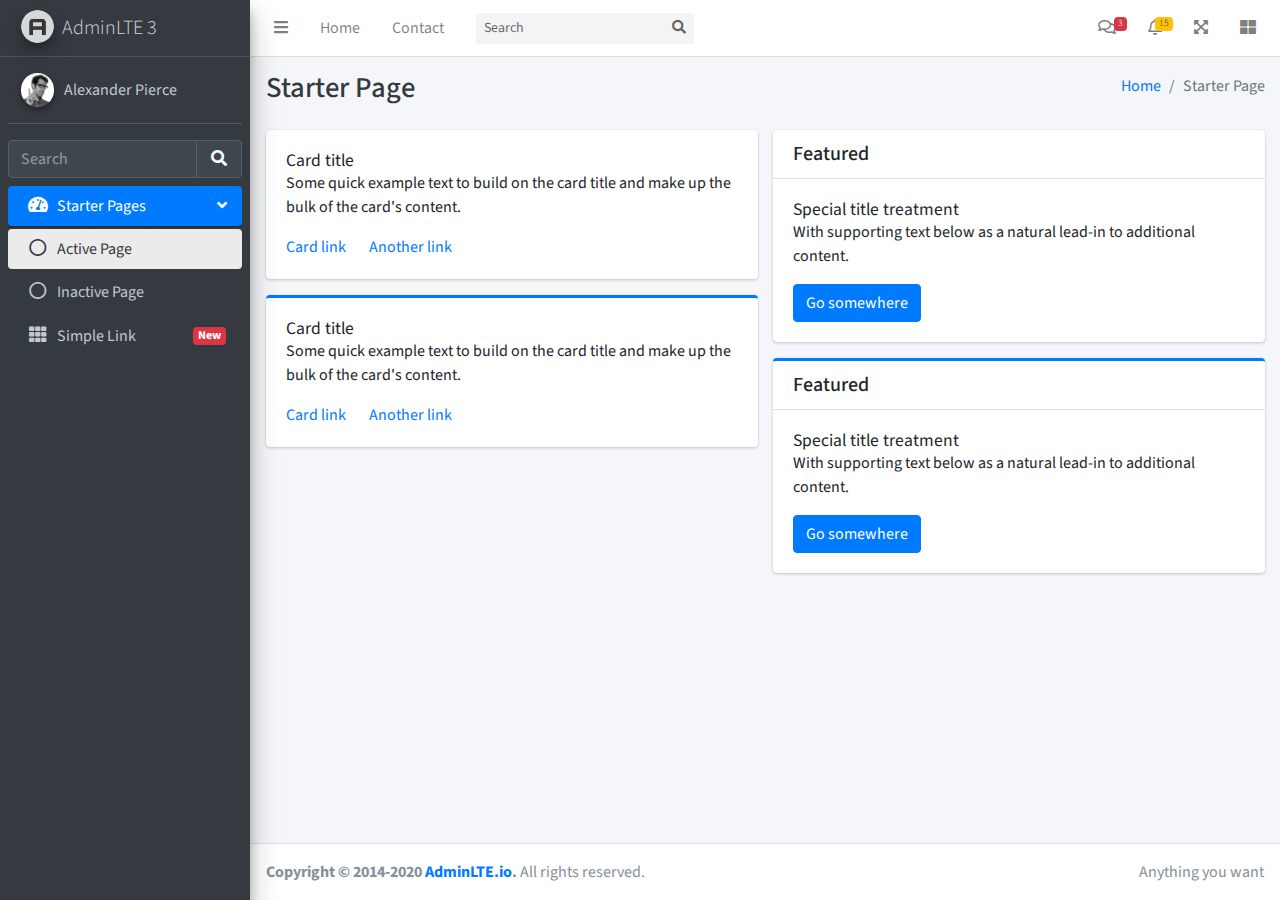
<file: starter.html>
<!DOCTYPE html>
<!--
This is a starter template page. Use this page to start your new project from
scratch. This page gets rid of all links and provides the needed markup only.
-->
<html lang="en">
<head>
  <meta charset="utf-8">
  <meta name="viewport" content="width=device-width, initial-scale=1">
  <title>AdminLTE 3 | Starter</title>

  <!-- Google Font: Source Sans Pro -->
  <link rel="stylesheet" href="https://fonts.googleapis.com/css?family=Source+Sans+Pro:300,400,400i,700&display=fallback">
  <!-- Font Awesome Icons -->
  <link rel="stylesheet" href="plugins/fontawesome-free/css/all.min.css">
  <!-- Theme style -->
  <link rel="stylesheet" href="dist/css/adminlte.min.css">
</head>
<body class="hold-transition sidebar-mini">
<div class="wrapper">

  <!-- Navbar -->
  <nav class="main-header navbar navbar-expand navbar-white navbar-light">
    <!-- Left navbar links -->
    <ul class="navbar-nav">
      <li class="nav-item">
        <a class="nav-link" data-widget="pushmenu" href="#" role="button"><i class="fas fa-bars"></i></a>
      </li>
      <li class="nav-item d-none d-sm-inline-block">
        <a href="index3.html" class="nav-link">Home</a>
      </li>
      <li class="nav-item d-none d-sm-inline-block">
        <a href="#" class="nav-link">Contact</a>
      </li>
    </ul>

    <!-- SEARCH FORM -->
    <form class="form-inline ml-3">
      <div class="input-group input-group-sm">
        <input class="form-control form-control-navbar" type="search" placeholder="Search" aria-label="Search">
        <div class="input-group-append">
          <button class="btn btn-navbar" type="submit">
            <i class="fas fa-search"></i>
          </button>
        </div>
      </div>
    </form>

    <!-- Right navbar links -->
    <ul class="navbar-nav ml-auto">
      <!-- Messages Dropdown Menu -->
      <li class="nav-item dropdown">
        <a class="nav-link" data-toggle="dropdown" href="#">
          <i class="far fa-comments"></i>
          <span class="badge badge-danger navbar-badge">3</span>
        </a>
        <div class="dropdown-menu dropdown-menu-lg dropdown-menu-right">
          <a href="#" class="dropdown-item">
            <!-- Message Start -->
            <div class="media">
              <img src="dist/img/user1-128x128.jpg" alt="User Avatar" class="img-size-50 mr-3 img-circle">
              <div class="media-body">
                <h3 class="dropdown-item-title">
                  Brad Diesel
                  <span class="float-right text-sm text-danger"><i class="fas fa-star"></i></span>
                </h3>
                <p class="text-sm">Call me whenever you can...</p>
                <p class="text-sm text-muted"><i class="far fa-clock mr-1"></i> 4 Hours Ago</p>
              </div>
            </div>
            <!-- Message End -->
          </a>
          <div class="dropdown-divider"></div>
          <a href="#" class="dropdown-item">
            <!-- Message Start -->
            <div class="media">
              <img src="dist/img/user8-128x128.jpg" alt="User Avatar" class="img-size-50 img-circle mr-3">
              <div class="media-body">
                <h3 class="dropdown-item-title">
                  John Pierce
                  <span class="float-right text-sm text-muted"><i class="fas fa-star"></i></span>
                </h3>
                <p class="text-sm">I got your message bro</p>
                <p class="text-sm text-muted"><i class="far fa-clock mr-1"></i> 4 Hours Ago</p>
              </div>
            </div>
            <!-- Message End -->
          </a>
          <div class="dropdown-divider"></div>
          <a href="#" class="dropdown-item">
            <!-- Message Start -->
            <div class="media">
              <img src="dist/img/user3-128x128.jpg" alt="User Avatar" class="img-size-50 img-circle mr-3">
              <div class="media-body">
                <h3 class="dropdown-item-title">
                  Nora Silvester
                  <span class="float-right text-sm text-warning"><i class="fas fa-star"></i></span>
                </h3>
                <p class="text-sm">The subject goes here</p>
                <p class="text-sm text-muted"><i class="far fa-clock mr-1"></i> 4 Hours Ago</p>
              </div>
            </div>
            <!-- Message End -->
          </a>
          <div class="dropdown-divider"></div>
          <a href="#" class="dropdown-item dropdown-footer">See All Messages</a>
        </div>
      </li>
      <!-- Notifications Dropdown Menu -->
      <li class="nav-item dropdown">
        <a class="nav-link" data-toggle="dropdown" href="#">
          <i class="far fa-bell"></i>
          <span class="badge badge-warning navbar-badge">15</span>
        </a>
        <div class="dropdown-menu dropdown-menu-lg dropdown-menu-right">
          <span class="dropdown-header">15 Notifications</span>
          <div class="dropdown-divider"></div>
          <a href="#" class="dropdown-item">
            <i class="fas fa-envelope mr-2"></i> 4 new messages
            <span class="float-right text-muted text-sm">3 mins</span>
          </a>
          <div class="dropdown-divider"></div>
          <a href="#" class="dropdown-item">
            <i class="fas fa-users mr-2"></i> 8 friend requests
            <span class="float-right text-muted text-sm">12 hours</span>
          </a>
          <div class="dropdown-divider"></div>
          <a href="#" class="dropdown-item">
            <i class="fas fa-file mr-2"></i> 3 new reports
            <span class="float-right text-muted text-sm">2 days</span>
          </a>
          <div class="dropdown-divider"></div>
          <a href="#" class="dropdown-item dropdown-footer">See All Notifications</a>
        </div>
      </li>
      <li class="nav-item">
        <a class="nav-link" data-widget="fullscreen" href="#" role="button">
          <i class="fas fa-expand-arrows-alt"></i>
        </a>
      </li>
      <li class="nav-item">
        <a class="nav-link" data-widget="control-sidebar" data-slide="true" href="#" role="button">
          <i class="fas fa-th-large"></i>
        </a>
      </li>
    </ul>
  </nav>
  <!-- /.navbar -->

  <!-- Main Sidebar Container -->
  <aside class="main-sidebar sidebar-dark-primary elevation-4">
    <!-- Brand Logo -->
    <a href="index3.html" class="brand-link">
      <img src="dist/img/AdminLTELogo.png" alt="AdminLTE Logo" class="brand-image img-circle elevation-3" style="opacity: .8">
      <span class="brand-text font-weight-light">AdminLTE 3</span>
    </a>

    <!-- Sidebar -->
    <div class="sidebar">
      <!-- Sidebar user panel (optional) -->
      <div class="user-panel mt-3 pb-3 mb-3 d-flex">
        <div class="image">
          <img src="dist/img/user2-160x160.jpg" class="img-circle elevation-2" alt="User Image">
        </div>
        <div class="info">
          <a href="#" class="d-block">Alexander Pierce</a>
        </div>
      </div>

      <!-- SidebarSearch Form -->
      <div class="form-inline">
        <div class="input-group" data-widget="sidebar-search">
          <input class="form-control form-control-sidebar" type="search" placeholder="Search" aria-label="Search">
          <div class="input-group-append">
            <button class="btn btn-sidebar">
              <i class="fas fa-search fa-fw"></i>
            </button>
          </div>
        </div>
      </div>

      <!-- Sidebar Menu -->
      <nav class="mt-2">
        <ul class="nav nav-pills nav-sidebar flex-column" data-widget="treeview" role="menu" data-accordion="false">
          <!-- Add icons to the links using the .nav-icon class
               with font-awesome or any other icon font library -->
          <li class="nav-item menu-open">
            <a href="#" class="nav-link active">
              <i class="nav-icon fas fa-tachometer-alt"></i>
              <p>
                Starter Pages
                <i class="right fas fa-angle-left"></i>
              </p>
            </a>
            <ul class="nav nav-treeview">
              <li class="nav-item">
                <a href="#" class="nav-link active">
                  <i class="far fa-circle nav-icon"></i>
                  <p>Active Page</p>
                </a>
              </li>
              <li class="nav-item">
                <a href="#" class="nav-link">
                  <i class="far fa-circle nav-icon"></i>
                  <p>Inactive Page</p>
                </a>
              </li>
            </ul>
          </li>
          <li class="nav-item">
            <a href="#" class="nav-link">
              <i class="nav-icon fas fa-th"></i>
              <p>
                Simple Link
                <span class="right badge badge-danger">New</span>
              </p>
            </a>
          </li>
        </ul>
      </nav>
      <!-- /.sidebar-menu -->
    </div>
    <!-- /.sidebar -->
  </aside>

  <!-- Content Wrapper. Contains page content -->
  <div class="content-wrapper">
    <!-- Content Header (Page header) -->
    <div class="content-header">
      <div class="container-fluid">
        <div class="row mb-2">
          <div class="col-sm-6">
            <h1 class="m-0 text-dark">Starter Page</h1>
          </div><!-- /.col -->
          <div class="col-sm-6">
            <ol class="breadcrumb float-sm-right">
              <li class="breadcrumb-item"><a href="#">Home</a></li>
              <li class="breadcrumb-item active">Starter Page</li>
            </ol>
          </div><!-- /.col -->
        </div><!-- /.row -->
      </div><!-- /.container-fluid -->
    </div>
    <!-- /.content-header -->

    <!-- Main content -->
    <div class="content">
      <div class="container-fluid">
        <div class="row">
          <div class="col-lg-6">
            <div class="card">
              <div class="card-body">
                <h5 class="card-title">Card title</h5>

                <p class="card-text">
                  Some quick example text to build on the card title and make up the bulk of the card's
                  content.
                </p>

                <a href="#" class="card-link">Card link</a>
                <a href="#" class="card-link">Another link</a>
              </div>
            </div>

            <div class="card card-primary card-outline">
              <div class="card-body">
                <h5 class="card-title">Card title</h5>

                <p class="card-text">
                  Some quick example text to build on the card title and make up the bulk of the card's
                  content.
                </p>
                <a href="#" class="card-link">Card link</a>
                <a href="#" class="card-link">Another link</a>
              </div>
            </div><!-- /.card -->
          </div>
          <!-- /.col-md-6 -->
          <div class="col-lg-6">
            <div class="card">
              <div class="card-header">
                <h5 class="m-0">Featured</h5>
              </div>
              <div class="card-body">
                <h6 class="card-title">Special title treatment</h6>

                <p class="card-text">With supporting text below as a natural lead-in to additional content.</p>
                <a href="#" class="btn btn-primary">Go somewhere</a>
              </div>
            </div>

            <div class="card card-primary card-outline">
              <div class="card-header">
                <h5 class="m-0">Featured</h5>
              </div>
              <div class="card-body">
                <h6 class="card-title">Special title treatment</h6>

                <p class="card-text">With supporting text below as a natural lead-in to additional content.</p>
                <a href="#" class="btn btn-primary">Go somewhere</a>
              </div>
            </div>
          </div>
          <!-- /.col-md-6 -->
        </div>
        <!-- /.row -->
      </div><!-- /.container-fluid -->
    </div>
    <!-- /.content -->
  </div>
  <!-- /.content-wrapper -->

  <!-- Control Sidebar -->
  <aside class="control-sidebar control-sidebar-dark">
    <!-- Control sidebar content goes here -->
    <div class="p-3">
      <h5>Title</h5>
      <p>Sidebar content</p>
    </div>
  </aside>
  <!-- /.control-sidebar -->

  <!-- Main Footer -->
  <footer class="main-footer">
    <!-- To the right -->
    <div class="float-right d-none d-sm-inline">
      Anything you want
    </div>
    <!-- Default to the left -->
    <strong>Copyright &copy; 2014-2020 <a href="https://adminlte.io">AdminLTE.io</a>.</strong> All rights reserved.
  </footer>
</div>
<!-- ./wrapper -->

<!-- REQUIRED SCRIPTS -->

<!-- jQuery -->
<script src="plugins/jquery/jquery.min.js"></script>
<!-- Bootstrap 4 -->
<script src="plugins/bootstrap/js/bootstrap.bundle.min.js"></script>
<!-- AdminLTE App -->
<script src="dist/js/adminlte.min.js"></script>
</body>
</html>
</file>
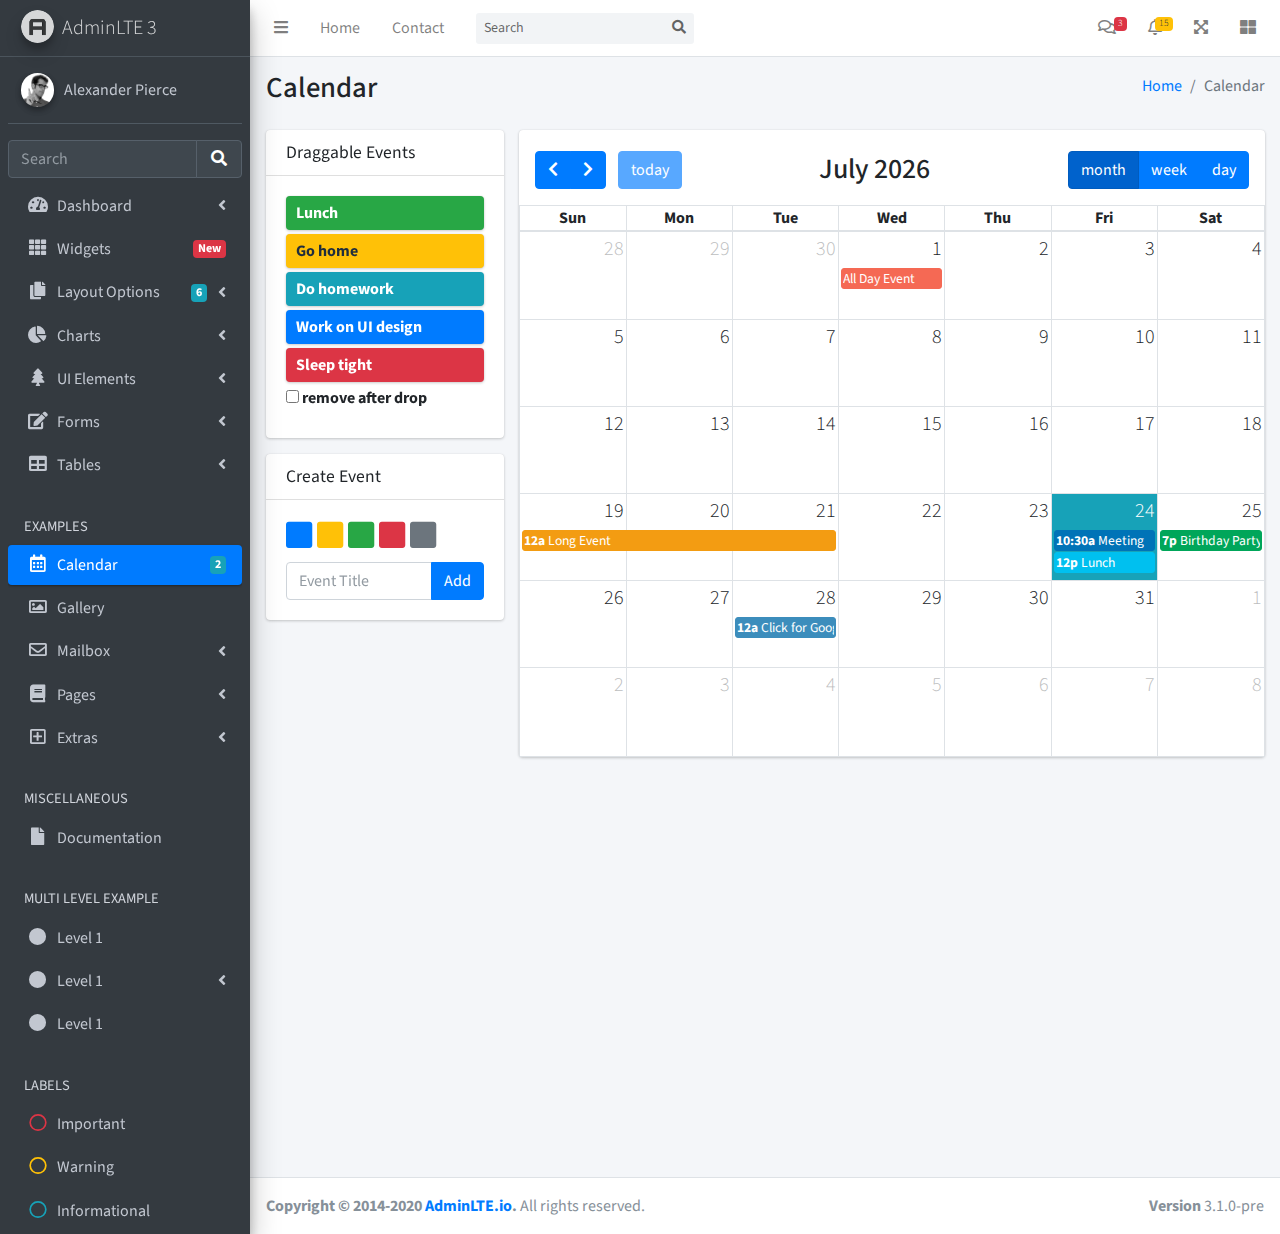
<file: pages/calendar.html>
<!DOCTYPE html>
<html lang="en">
<head>
  <meta charset="utf-8">
  <meta name="viewport" content="width=device-width, initial-scale=1">
  <title>AdminLTE 3 | Calendar</title>

  <!-- Google Font: Source Sans Pro -->
  <link rel="stylesheet" href="https://fonts.googleapis.com/css?family=Source+Sans+Pro:300,400,400i,700&display=fallback">
  <!-- Font Awesome -->
  <link rel="stylesheet" href="../plugins/fontawesome-free/css/all.min.css">
  <!-- fullCalendar -->
  <link rel="stylesheet" href="../plugins/fullcalendar/main.min.css">
  <link rel="stylesheet" href="../plugins/fullcalendar-daygrid/main.min.css">
  <link rel="stylesheet" href="../plugins/fullcalendar-timegrid/main.min.css">
  <link rel="stylesheet" href="../plugins/fullcalendar-bootstrap/main.min.css">
  <!-- Theme style -->
  <link rel="stylesheet" href="../dist/css/adminlte.min.css">
</head>
<body class="hold-transition sidebar-mini">
<div class="wrapper">
  <!-- Navbar -->
  <nav class="main-header navbar navbar-expand navbar-white navbar-light">
    <!-- Left navbar links -->
    <ul class="navbar-nav">
      <li class="nav-item">
        <a class="nav-link" data-widget="pushmenu" href="#" role="button"><i class="fas fa-bars"></i></a>
      </li>
      <li class="nav-item d-none d-sm-inline-block">
        <a href="../index3.html" class="nav-link">Home</a>
      </li>
      <li class="nav-item d-none d-sm-inline-block">
        <a href="#" class="nav-link">Contact</a>
      </li>
    </ul>

    <!-- SEARCH FORM -->
    <form class="form-inline ml-3">
      <div class="input-group input-group-sm">
        <input class="form-control form-control-navbar" type="search" placeholder="Search" aria-label="Search">
        <div class="input-group-append">
          <button class="btn btn-navbar" type="submit">
            <i class="fas fa-search"></i>
          </button>
        </div>
      </div>
    </form>

    <!-- Right navbar links -->
    <ul class="navbar-nav ml-auto">
      <!-- Messages Dropdown Menu -->
      <li class="nav-item dropdown">
        <a class="nav-link" data-toggle="dropdown" href="#">
          <i class="far fa-comments"></i>
          <span class="badge badge-danger navbar-badge">3</span>
        </a>
        <div class="dropdown-menu dropdown-menu-lg dropdown-menu-right">
          <a href="#" class="dropdown-item">
            <!-- Message Start -->
            <div class="media">
              <img src="../dist/img/user1-128x128.jpg" alt="User Avatar" class="img-size-50 mr-3 img-circle">
              <div class="media-body">
                <h3 class="dropdown-item-title">
                  Brad Diesel
                  <span class="float-right text-sm text-danger"><i class="fas fa-star"></i></span>
                </h3>
                <p class="text-sm">Call me whenever you can...</p>
                <p class="text-sm text-muted"><i class="far fa-clock mr-1"></i> 4 Hours Ago</p>
              </div>
            </div>
            <!-- Message End -->
          </a>
          <div class="dropdown-divider"></div>
          <a href="#" class="dropdown-item">
            <!-- Message Start -->
            <div class="media">
              <img src="../dist/img/user8-128x128.jpg" alt="User Avatar" class="img-size-50 img-circle mr-3">
              <div class="media-body">
                <h3 class="dropdown-item-title">
                  John Pierce
                  <span class="float-right text-sm text-muted"><i class="fas fa-star"></i></span>
                </h3>
                <p class="text-sm">I got your message bro</p>
                <p class="text-sm text-muted"><i class="far fa-clock mr-1"></i> 4 Hours Ago</p>
              </div>
            </div>
            <!-- Message End -->
          </a>
          <div class="dropdown-divider"></div>
          <a href="#" class="dropdown-item">
            <!-- Message Start -->
            <div class="media">
              <img src="../dist/img/user3-128x128.jpg" alt="User Avatar" class="img-size-50 img-circle mr-3">
              <div class="media-body">
                <h3 class="dropdown-item-title">
                  Nora Silvester
                  <span class="float-right text-sm text-warning"><i class="fas fa-star"></i></span>
                </h3>
                <p class="text-sm">The subject goes here</p>
                <p class="text-sm text-muted"><i class="far fa-clock mr-1"></i> 4 Hours Ago</p>
              </div>
            </div>
            <!-- Message End -->
          </a>
          <div class="dropdown-divider"></div>
          <a href="#" class="dropdown-item dropdown-footer">See All Messages</a>
        </div>
      </li>
      <!-- Notifications Dropdown Menu -->
      <li class="nav-item dropdown">
        <a class="nav-link" data-toggle="dropdown" href="#">
          <i class="far fa-bell"></i>
          <span class="badge badge-warning navbar-badge">15</span>
        </a>
        <div class="dropdown-menu dropdown-menu-lg dropdown-menu-right">
          <span class="dropdown-item dropdown-header">15 Notifications</span>
          <div class="dropdown-divider"></div>
          <a href="#" class="dropdown-item">
            <i class="fas fa-envelope mr-2"></i> 4 new messages
            <span class="float-right text-muted text-sm">3 mins</span>
          </a>
          <div class="dropdown-divider"></div>
          <a href="#" class="dropdown-item">
            <i class="fas fa-users mr-2"></i> 8 friend requests
            <span class="float-right text-muted text-sm">12 hours</span>
          </a>
          <div class="dropdown-divider"></div>
          <a href="#" class="dropdown-item">
            <i class="fas fa-file mr-2"></i> 3 new reports
            <span class="float-right text-muted text-sm">2 days</span>
          </a>
          <div class="dropdown-divider"></div>
          <a href="#" class="dropdown-item dropdown-footer">See All Notifications</a>
        </div>
      </li>
      <li class="nav-item">
        <a class="nav-link" data-widget="fullscreen" href="#" role="button">
          <i class="fas fa-expand-arrows-alt"></i>
        </a>
      </li>
      <li class="nav-item">
        <a class="nav-link" data-widget="control-sidebar" data-slide="true" href="#" role="button">
          <i class="fas fa-th-large"></i>
        </a>
      </li>
    </ul>
  </nav>
  <!-- /.navbar -->

  <!-- Main Sidebar Container -->
  <aside class="main-sidebar sidebar-dark-primary elevation-4">
    <!-- Brand Logo -->
    <a href="../index3.html" class="brand-link">
      <img src="../dist/img/AdminLTELogo.png" alt="AdminLTE Logo" class="brand-image img-circle elevation-3" style="opacity: .8">
      <span class="brand-text font-weight-light">AdminLTE 3</span>
    </a>

    <!-- Sidebar -->
    <div class="sidebar">
      <!-- Sidebar user panel (optional) -->
      <div class="user-panel mt-3 pb-3 mb-3 d-flex">
        <div class="image">
          <img src="../dist/img/user2-160x160.jpg" class="img-circle elevation-2" alt="User Image">
        </div>
        <div class="info">
          <a href="#" class="d-block">Alexander Pierce</a>
        </div>
      </div>

      <!-- SidebarSearch Form -->
      <div class="form-inline">
        <div class="input-group" data-widget="sidebar-search">
          <input class="form-control form-control-sidebar" type="search" placeholder="Search" aria-label="Search">
          <div class="input-group-append">
            <button class="btn btn-sidebar">
              <i class="fas fa-search fa-fw"></i>
            </button>
          </div>
        </div>
      </div>

      <!-- Sidebar Menu -->
      <nav class="mt-2">
        <ul class="nav nav-pills nav-sidebar flex-column" data-widget="treeview" role="menu" data-accordion="false">
          <!-- Add icons to the links using the .nav-icon class
               with font-awesome or any other icon font library -->
          <li class="nav-item">
            <a href="#" class="nav-link">
              <i class="nav-icon fas fa-tachometer-alt"></i>
              <p>
                Dashboard
                <i class="right fas fa-angle-left"></i>
              </p>
            </a>
            <ul class="nav nav-treeview">
              <li class="nav-item">
                <a href="../index.html" class="nav-link">
                  <i class="far fa-circle nav-icon"></i>
                  <p>Dashboard v1</p>
                </a>
              </li>
              <li class="nav-item">
                <a href="../index2.html" class="nav-link">
                  <i class="far fa-circle nav-icon"></i>
                  <p>Dashboard v2</p>
                </a>
              </li>
              <li class="nav-item">
                <a href="../index3.html" class="nav-link">
                  <i class="far fa-circle nav-icon"></i>
                  <p>Dashboard v3</p>
                </a>
              </li>
            </ul>
          </li>
          <li class="nav-item">
            <a href="widgets.html" class="nav-link">
              <i class="nav-icon fas fa-th"></i>
              <p>
                Widgets
                <span class="right badge badge-danger">New</span>
              </p>
            </a>
          </li>
          <li class="nav-item">
            <a href="#" class="nav-link">
              <i class="nav-icon fas fa-copy"></i>
              <p>
                Layout Options
                <i class="fas fa-angle-left right"></i>
                <span class="badge badge-info right">6</span>
              </p>
            </a>
            <ul class="nav nav-treeview">
              <li class="nav-item">
                <a href="layout/top-nav.html" class="nav-link">
                  <i class="far fa-circle nav-icon"></i>
                  <p>Top Navigation</p>
                </a>
              </li>
              <li class="nav-item">
                <a href="layout/top-nav-sidebar.html" class="nav-link">
                  <i class="far fa-circle nav-icon"></i>
                  <p>Top Navigation + Sidebar</p>
                </a>
              </li>
              <li class="nav-item">
                <a href="layout/boxed.html" class="nav-link">
                  <i class="far fa-circle nav-icon"></i>
                  <p>Boxed</p>
                </a>
              </li>
              <li class="nav-item">
                <a href="layout/fixed-sidebar.html" class="nav-link">
                  <i class="far fa-circle nav-icon"></i>
                  <p>Fixed Sidebar</p>
                </a>
              </li>
              <li class="nav-item">
                <a href="layout/fixed-sidebar-custom.html" class="nav-link">
                  <i class="far fa-circle nav-icon"></i>
                  <p>Fixed Sidebar <small>+ Custom Area</small></p>
                </a>
              </li>
              <li class="nav-item">
                <a href="layout/fixed-topnav.html" class="nav-link">
                  <i class="far fa-circle nav-icon"></i>
                  <p>Fixed Navbar</p>
                </a>
              </li>
              <li class="nav-item">
                <a href="layout/fixed-footer.html" class="nav-link">
                  <i class="far fa-circle nav-icon"></i>
                  <p>Fixed Footer</p>
                </a>
              </li>
              <li class="nav-item">
                <a href="layout/collapsed-sidebar.html" class="nav-link">
                  <i class="far fa-circle nav-icon"></i>
                  <p>Collapsed Sidebar</p>
                </a>
              </li>
            </ul>
          </li>
          <li class="nav-item">
            <a href="#" class="nav-link">
              <i class="nav-icon fas fa-chart-pie"></i>
              <p>
                Charts
                <i class="right fas fa-angle-left"></i>
              </p>
            </a>
            <ul class="nav nav-treeview">
              <li class="nav-item">
                <a href="charts/chartjs.html" class="nav-link">
                  <i class="far fa-circle nav-icon"></i>
                  <p>ChartJS</p>
                </a>
              </li>
              <li class="nav-item">
                <a href="charts/flot.html" class="nav-link">
                  <i class="far fa-circle nav-icon"></i>
                  <p>Flot</p>
                </a>
              </li>
              <li class="nav-item">
                <a href="charts/inline.html" class="nav-link">
                  <i class="far fa-circle nav-icon"></i>
                  <p>Inline</p>
                </a>
              </li>
            </ul>
          </li>
          <li class="nav-item">
            <a href="#" class="nav-link">
              <i class="nav-icon fas fa-tree"></i>
              <p>
                UI Elements
                <i class="fas fa-angle-left right"></i>
              </p>
            </a>
            <ul class="nav nav-treeview">
              <li class="nav-item">
                <a href="UI/general.html" class="nav-link">
                  <i class="far fa-circle nav-icon"></i>
                  <p>General</p>
                </a>
              </li>
              <li class="nav-item">
                <a href="UI/icons.html" class="nav-link">
                  <i class="far fa-circle nav-icon"></i>
                  <p>Icons</p>
                </a>
              </li>
              <li class="nav-item">
                <a href="UI/buttons.html" class="nav-link">
                  <i class="far fa-circle nav-icon"></i>
                  <p>Buttons</p>
                </a>
              </li>
              <li class="nav-item">
                <a href="UI/sliders.html" class="nav-link">
                  <i class="far fa-circle nav-icon"></i>
                  <p>Sliders</p>
                </a>
              </li>
              <li class="nav-item">
                <a href="UI/modals.html" class="nav-link">
                  <i class="far fa-circle nav-icon"></i>
                  <p>Modals & Alerts</p>
                </a>
              </li>
              <li class="nav-item">
                <a href="UI/navbar.html" class="nav-link">
                  <i class="far fa-circle nav-icon"></i>
                  <p>Navbar & Tabs</p>
                </a>
              </li>
              <li class="nav-item">
                <a href="UI/timeline.html" class="nav-link">
                  <i class="far fa-circle nav-icon"></i>
                  <p>Timeline</p>
                </a>
              </li>
              <li class="nav-item">
                <a href="UI/ribbons.html" class="nav-link">
                  <i class="far fa-circle nav-icon"></i>
                  <p>Ribbons</p>
                </a>
              </li>
            </ul>
          </li>
          <li class="nav-item">
            <a href="#" class="nav-link">
              <i class="nav-icon fas fa-edit"></i>
              <p>
                Forms
                <i class="fas fa-angle-left right"></i>
              </p>
            </a>
            <ul class="nav nav-treeview">
              <li class="nav-item">
                <a href="forms/general.html" class="nav-link">
                  <i class="far fa-circle nav-icon"></i>
                  <p>General Elements</p>
                </a>
              </li>
              <li class="nav-item">
                <a href="forms/advanced.html" class="nav-link">
                  <i class="far fa-circle nav-icon"></i>
                  <p>Advanced Elements</p>
                </a>
              </li>
              <li class="nav-item">
                <a href="forms/editors.html" class="nav-link">
                  <i class="far fa-circle nav-icon"></i>
                  <p>Editors</p>
                </a>
              </li>
              <li class="nav-item">
                <a href="forms/validation.html" class="nav-link">
                  <i class="far fa-circle nav-icon"></i>
                  <p>Validation</p>
                </a>
              </li>
            </ul>
          </li>
          <li class="nav-item">
            <a href="#" class="nav-link">
              <i class="nav-icon fas fa-table"></i>
              <p>
                Tables
                <i class="fas fa-angle-left right"></i>
              </p>
            </a>
            <ul class="nav nav-treeview">
              <li class="nav-item">
                <a href="tables/simple.html" class="nav-link">
                  <i class="far fa-circle nav-icon"></i>
                  <p>Simple Tables</p>
                </a>
              </li>
              <li class="nav-item">
                <a href="tables/data.html" class="nav-link">
                  <i class="far fa-circle nav-icon"></i>
                  <p>DataTables</p>
                </a>
              </li>
              <li class="nav-item">
                <a href="tables/jsgrid.html" class="nav-link">
                  <i class="far fa-circle nav-icon"></i>
                  <p>jsGrid</p>
                </a>
              </li>
            </ul>
          </li>
          <li class="nav-header">EXAMPLES</li>
          <li class="nav-item">
            <a href="calendar.html" class="nav-link active">
              <i class="nav-icon far fa-calendar-alt"></i>
              <p>
                Calendar
                <span class="badge badge-info right">2</span>
              </p>
            </a>
          </li>
          <li class="nav-item">
            <a href="gallery.html" class="nav-link">
              <i class="nav-icon far fa-image"></i>
              <p>
                Gallery
              </p>
            </a>
          </li>
          <li class="nav-item">
            <a href="#" class="nav-link">
              <i class="nav-icon far fa-envelope"></i>
              <p>
                Mailbox
                <i class="fas fa-angle-left right"></i>
              </p>
            </a>
            <ul class="nav nav-treeview">
              <li class="nav-item">
                <a href="mailbox/mailbox.html" class="nav-link">
                  <i class="far fa-circle nav-icon"></i>
                  <p>Inbox</p>
                </a>
              </li>
              <li class="nav-item">
                <a href="mailbox/compose.html" class="nav-link">
                  <i class="far fa-circle nav-icon"></i>
                  <p>Compose</p>
                </a>
              </li>
              <li class="nav-item">
                <a href="mailbox/read-mail.html" class="nav-link">
                  <i class="far fa-circle nav-icon"></i>
                  <p>Read</p>
                </a>
              </li>
            </ul>
          </li>
          <li class="nav-item">
            <a href="#" class="nav-link">
              <i class="nav-icon fas fa-book"></i>
              <p>
                Pages
                <i class="fas fa-angle-left right"></i>
              </p>
            </a>
            <ul class="nav nav-treeview">
              <li class="nav-item">
                <a href="examples/invoice.html" class="nav-link">
                  <i class="far fa-circle nav-icon"></i>
                  <p>Invoice</p>
                </a>
              </li>
              <li class="nav-item">
                <a href="examples/profile.html" class="nav-link">
                  <i class="far fa-circle nav-icon"></i>
                  <p>Profile</p>
                </a>
              </li>
              <li class="nav-item">
                <a href="examples/e-commerce.html" class="nav-link">
                  <i class="far fa-circle nav-icon"></i>
                  <p>E-commerce</p>
                </a>
              </li>
              <li class="nav-item">
                <a href="examples/projects.html" class="nav-link">
                  <i class="far fa-circle nav-icon"></i>
                  <p>Projects</p>
                </a>
              </li>
              <li class="nav-item">
                <a href="examples/project-add.html" class="nav-link">
                  <i class="far fa-circle nav-icon"></i>
                  <p>Project Add</p>
                </a>
              </li>
              <li class="nav-item">
                <a href="examples/project-edit.html" class="nav-link">
                  <i class="far fa-circle nav-icon"></i>
                  <p>Project Edit</p>
                </a>
              </li>
              <li class="nav-item">
                <a href="examples/project-detail.html" class="nav-link">
                  <i class="far fa-circle nav-icon"></i>
                  <p>Project Detail</p>
                </a>
              </li>
              <li class="nav-item">
                <a href="examples/contacts.html" class="nav-link">
                  <i class="far fa-circle nav-icon"></i>
                  <p>Contacts</p>
                </a>
              </li>
            </ul>
          </li>
          <li class="nav-item">
            <a href="#" class="nav-link">
              <i class="nav-icon far fa-plus-square"></i>
              <p>
                Extras
                <i class="fas fa-angle-left right"></i>
              </p>
            </a>
            <ul class="nav nav-treeview">
              <li class="nav-item">
                <a href="examples/login.html" class="nav-link">
                  <i class="far fa-circle nav-icon"></i>
                  <p>Login</p>
                </a>
              </li>
              <li class="nav-item">
                <a href="examples/register.html" class="nav-link">
                  <i class="far fa-circle nav-icon"></i>
                  <p>Register</p>
                </a>
              </li>
              <li class="nav-item">
                <a href="examples/forgot-password.html" class="nav-link">
                  <i class="far fa-circle nav-icon"></i>
                  <p>Forgot Password</p>
                </a>
              </li>
              <li class="nav-item">
                <a href="examples/recover-password.html" class="nav-link">
                  <i class="far fa-circle nav-icon"></i>
                  <p>Recover Password</p>
                </a>
              </li>
              <li class="nav-item">
                <a href="examples/lockscreen.html" class="nav-link">
                  <i class="far fa-circle nav-icon"></i>
                  <p>Lockscreen</p>
                </a>
              </li>
              <li class="nav-item">
                <a href="examples/legacy-user-menu.html" class="nav-link">
                  <i class="far fa-circle nav-icon"></i>
                  <p>Legacy User Menu</p>
                </a>
              </li>
              <li class="nav-item">
                <a href="examples/language-menu.html" class="nav-link">
                  <i class="far fa-circle nav-icon"></i>
                  <p>Language Menu</p>
                </a>
              </li>
              <li class="nav-item">
                <a href="examples/404.html" class="nav-link">
                  <i class="far fa-circle nav-icon"></i>
                  <p>Error 404</p>
                </a>
              </li>
              <li class="nav-item">
                <a href="examples/500.html" class="nav-link">
                  <i class="far fa-circle nav-icon"></i>
                  <p>Error 500</p>
                </a>
              </li>
              <li class="nav-item">
                <a href="examples/pace.html" class="nav-link">
                  <i class="far fa-circle nav-icon"></i>
                  <p>Pace</p>
                </a>
              </li>
              <li class="nav-item">
                <a href="examples/blank.html" class="nav-link">
                  <i class="far fa-circle nav-icon"></i>
                  <p>Blank Page</p>
                </a>
              </li>
              <li class="nav-item">
                <a href="../starter.html" class="nav-link">
                  <i class="far fa-circle nav-icon"></i>
                  <p>Starter Page</p>
                </a>
              </li>
            </ul>
          </li>
          <li class="nav-header">MISCELLANEOUS</li>
          <li class="nav-item">
            <a href="https://adminlte.io/docs/3.0/" class="nav-link">
              <i class="nav-icon fas fa-file"></i>
              <p>Documentation</p>
            </a>
          </li>
          <li class="nav-header">MULTI LEVEL EXAMPLE</li>
          <li class="nav-item">
            <a href="#" class="nav-link">
              <i class="fas fa-circle nav-icon"></i>
              <p>Level 1</p>
            </a>
          </li>
          <li class="nav-item">
            <a href="#" class="nav-link">
              <i class="nav-icon fas fa-circle"></i>
              <p>
                Level 1
                <i class="right fas fa-angle-left"></i>
              </p>
            </a>
            <ul class="nav nav-treeview">
              <li class="nav-item">
                <a href="#" class="nav-link">
                  <i class="far fa-circle nav-icon"></i>
                  <p>Level 2</p>
                </a>
              </li>
              <li class="nav-item">
                <a href="#" class="nav-link">
                  <i class="far fa-circle nav-icon"></i>
                  <p>
                    Level 2
                    <i class="right fas fa-angle-left"></i>
                  </p>
                </a>
                <ul class="nav nav-treeview">
                  <li class="nav-item">
                    <a href="#" class="nav-link">
                      <i class="far fa-dot-circle nav-icon"></i>
                      <p>Level 3</p>
                    </a>
                  </li>
                  <li class="nav-item">
                    <a href="#" class="nav-link">
                      <i class="far fa-dot-circle nav-icon"></i>
                      <p>Level 3</p>
                    </a>
                  </li>
                  <li class="nav-item">
                    <a href="#" class="nav-link">
                      <i class="far fa-dot-circle nav-icon"></i>
                      <p>Level 3</p>
                    </a>
                  </li>
                </ul>
              </li>
              <li class="nav-item">
                <a href="#" class="nav-link">
                  <i class="far fa-circle nav-icon"></i>
                  <p>Level 2</p>
                </a>
              </li>
            </ul>
          </li>
          <li class="nav-item">
            <a href="#" class="nav-link">
              <i class="fas fa-circle nav-icon"></i>
              <p>Level 1</p>
            </a>
          </li>
          <li class="nav-header">LABELS</li>
          <li class="nav-item">
            <a href="#" class="nav-link">
              <i class="nav-icon far fa-circle text-danger"></i>
              <p class="text">Important</p>
            </a>
          </li>
          <li class="nav-item">
            <a href="#" class="nav-link">
              <i class="nav-icon far fa-circle text-warning"></i>
              <p>Warning</p>
            </a>
          </li>
          <li class="nav-item">
            <a href="#" class="nav-link">
              <i class="nav-icon far fa-circle text-info"></i>
              <p>Informational</p>
            </a>
          </li>
        </ul>
      </nav>
      <!-- /.sidebar-menu -->
    </div>
    <!-- /.sidebar -->
  </aside>

  <!-- Content Wrapper. Contains page content -->
  <div class="content-wrapper">
    <!-- Content Header (Page header) -->
    <section class="content-header">
      <div class="container-fluid">
        <div class="row mb-2">
          <div class="col-sm-6">
            <h1>Calendar</h1>
          </div>
          <div class="col-sm-6">
            <ol class="breadcrumb float-sm-right">
              <li class="breadcrumb-item"><a href="#">Home</a></li>
              <li class="breadcrumb-item active">Calendar</li>
            </ol>
          </div>
        </div>
      </div><!-- /.container-fluid -->
    </section>

    <!-- Main content -->
    <section class="content">
      <div class="container-fluid">
        <div class="row">
          <div class="col-md-3">
            <div class="sticky-top mb-3">
              <div class="card">
                <div class="card-header">
                  <h4 class="card-title">Draggable Events</h4>
                </div>
                <div class="card-body">
                  <!-- the events -->
                  <div id="external-events">
                    <div class="external-event bg-success">Lunch</div>
                    <div class="external-event bg-warning">Go home</div>
                    <div class="external-event bg-info">Do homework</div>
                    <div class="external-event bg-primary">Work on UI design</div>
                    <div class="external-event bg-danger">Sleep tight</div>
                    <div class="checkbox">
                      <label for="drop-remove">
                        <input type="checkbox" id="drop-remove">
                        remove after drop
                      </label>
                    </div>
                  </div>
                </div>
                <!-- /.card-body -->
              </div>
              <!-- /.card -->
              <div class="card">
                <div class="card-header">
                  <h3 class="card-title">Create Event</h3>
                </div>
                <div class="card-body">
                  <div class="btn-group" style="width: 100%; margin-bottom: 10px;">
                    <ul class="fc-color-picker" id="color-chooser">
                      <li><a class="text-primary" href="#"><i class="fas fa-square"></i></a></li>
                      <li><a class="text-warning" href="#"><i class="fas fa-square"></i></a></li>
                      <li><a class="text-success" href="#"><i class="fas fa-square"></i></a></li>
                      <li><a class="text-danger" href="#"><i class="fas fa-square"></i></a></li>
                      <li><a class="text-muted" href="#"><i class="fas fa-square"></i></a></li>
                    </ul>
                  </div>
                  <!-- /btn-group -->
                  <div class="input-group">
                    <input id="new-event" type="text" class="form-control" placeholder="Event Title">

                    <div class="input-group-append">
                      <button id="add-new-event" type="button" class="btn btn-primary">Add</button>
                    </div>
                    <!-- /btn-group -->
                  </div>
                  <!-- /input-group -->
                </div>
              </div>
            </div>
          </div>
          <!-- /.col -->
          <div class="col-md-9">
            <div class="card card-primary">
              <div class="card-body p-0">
                <!-- THE CALENDAR -->
                <div id="calendar"></div>
              </div>
              <!-- /.card-body -->
            </div>
            <!-- /.card -->
          </div>
          <!-- /.col -->
        </div>
        <!-- /.row -->
      </div><!-- /.container-fluid -->
    </section>
    <!-- /.content -->
  </div>
  <!-- /.content-wrapper -->

  <footer class="main-footer">
    <div class="float-right d-none d-sm-block">
      <b>Version</b> 3.1.0-pre
    </div>
    <strong>Copyright &copy; 2014-2020 <a href="https://adminlte.io">AdminLTE.io</a>.</strong> All rights reserved.
  </footer>

  <!-- Control Sidebar -->
  <aside class="control-sidebar control-sidebar-dark">
    <!-- Control sidebar content goes here -->
  </aside>
  <!-- /.control-sidebar -->
</div>
<!-- ./wrapper -->

<!-- jQuery -->
<script src="../plugins/jquery/jquery.min.js"></script>
<!-- Bootstrap -->
<script src="../plugins/bootstrap/js/bootstrap.bundle.min.js"></script>
<!-- jQuery UI -->
<script src="../plugins/jquery-ui/jquery-ui.min.js"></script>
<!-- AdminLTE App -->
<script src="../dist/js/adminlte.min.js"></script>
<!-- fullCalendar 2.2.5 -->
<script src="../plugins/moment/moment.min.js"></script>
<script src="../plugins/fullcalendar/main.min.js"></script>
<script src="../plugins/fullcalendar-daygrid/main.min.js"></script>
<script src="../plugins/fullcalendar-timegrid/main.min.js"></script>
<script src="../plugins/fullcalendar-interaction/main.min.js"></script>
<script src="../plugins/fullcalendar-bootstrap/main.min.js"></script>
<!-- AdminLTE for demo purposes -->
<script src="../dist/js/demo.js"></script>
<!-- Page specific script -->
<script>
  $(function () {

    /* initialize the external events
     -----------------------------------------------------------------*/
    function ini_events(ele) {
      ele.each(function () {

        // create an Event Object (https://fullcalendar.io/docs/event-object)
        // it doesn't need to have a start or end
        var eventObject = {
          title: $.trim($(this).text()) // use the element's text as the event title
        }

        // store the Event Object in the DOM element so we can get to it later
        $(this).data('eventObject', eventObject)

        // make the event draggable using jQuery UI
        $(this).draggable({
          zIndex        : 1070,
          revert        : true, // will cause the event to go back to its
          revertDuration: 0  //  original position after the drag
        })

      })
    }

    ini_events($('#external-events div.external-event'))

    /* initialize the calendar
     -----------------------------------------------------------------*/
    //Date for the calendar events (dummy data)
    var date = new Date()
    var d    = date.getDate(),
        m    = date.getMonth(),
        y    = date.getFullYear()

    var Calendar = FullCalendar.Calendar;
    var Draggable = FullCalendarInteraction.Draggable;

    var containerEl = document.getElementById('external-events');
    var checkbox = document.getElementById('drop-remove');
    var calendarEl = document.getElementById('calendar');

    // initialize the external events
    // -----------------------------------------------------------------

    new Draggable(containerEl, {
      itemSelector: '.external-event',
      eventData: function(eventEl) {
        return {
          title: eventEl.innerText,
          backgroundColor: window.getComputedStyle( eventEl ,null).getPropertyValue('background-color'),
          borderColor: window.getComputedStyle( eventEl ,null).getPropertyValue('background-color'),
          textColor: window.getComputedStyle( eventEl ,null).getPropertyValue('color'),
        };
      }
    });

    var calendar = new Calendar(calendarEl, {
      plugins: [ 'bootstrap', 'interaction', 'dayGrid', 'timeGrid' ],
      header    : {
        left  : 'prev,next today',
        center: 'title',
        right : 'dayGridMonth,timeGridWeek,timeGridDay'
      },
      'themeSystem': 'bootstrap',
      //Random default events
      events    : [
        {
          title          : 'All Day Event',
          start          : new Date(y, m, 1),
          backgroundColor: '#f56954', //red
          borderColor    : '#f56954', //red
          allDay         : true
        },
        {
          title          : 'Long Event',
          start          : new Date(y, m, d - 5),
          end            : new Date(y, m, d - 2),
          backgroundColor: '#f39c12', //yellow
          borderColor    : '#f39c12' //yellow
        },
        {
          title          : 'Meeting',
          start          : new Date(y, m, d, 10, 30),
          allDay         : false,
          backgroundColor: '#0073b7', //Blue
          borderColor    : '#0073b7' //Blue
        },
        {
          title          : 'Lunch',
          start          : new Date(y, m, d, 12, 0),
          end            : new Date(y, m, d, 14, 0),
          allDay         : false,
          backgroundColor: '#00c0ef', //Info (aqua)
          borderColor    : '#00c0ef' //Info (aqua)
        },
        {
          title          : 'Birthday Party',
          start          : new Date(y, m, d + 1, 19, 0),
          end            : new Date(y, m, d + 1, 22, 30),
          allDay         : false,
          backgroundColor: '#00a65a', //Success (green)
          borderColor    : '#00a65a' //Success (green)
        },
        {
          title          : 'Click for Google',
          start          : new Date(y, m, 28),
          end            : new Date(y, m, 29),
          url            : 'https://www.google.com/',
          backgroundColor: '#3c8dbc', //Primary (light-blue)
          borderColor    : '#3c8dbc' //Primary (light-blue)
        }
      ],
      editable  : true,
      droppable : true, // this allows things to be dropped onto the calendar !!!
      drop      : function(info) {
        // is the "remove after drop" checkbox checked?
        if (checkbox.checked) {
          // if so, remove the element from the "Draggable Events" list
          info.draggedEl.parentNode.removeChild(info.draggedEl);
        }
      }
    });

    calendar.render();
    // $('#calendar').fullCalendar()

    /* ADDING EVENTS */
    var currColor = '#3c8dbc' //Red by default
    // Color chooser button
    $('#color-chooser > li > a').click(function (e) {
      e.preventDefault()
      // Save color
      currColor = $(this).css('color')
      // Add color effect to button
      $('#add-new-event').css({
        'background-color': currColor,
        'border-color'    : currColor
      })
    })
    $('#add-new-event').click(function (e) {
      e.preventDefault()
      // Get value and make sure it is not null
      var val = $('#new-event').val()
      if (val.length == 0) {
        return
      }

      // Create events
      var event = $('<div />')
      event.css({
        'background-color': currColor,
        'border-color'    : currColor,
        'color'           : '#fff'
      }).addClass('external-event')
      event.text(val)
      $('#external-events').prepend(event)

      // Add draggable funtionality
      ini_events(event)

      // Remove event from text input
      $('#new-event').val('')
    })
  })
</script>
</body>
</html>
</file>
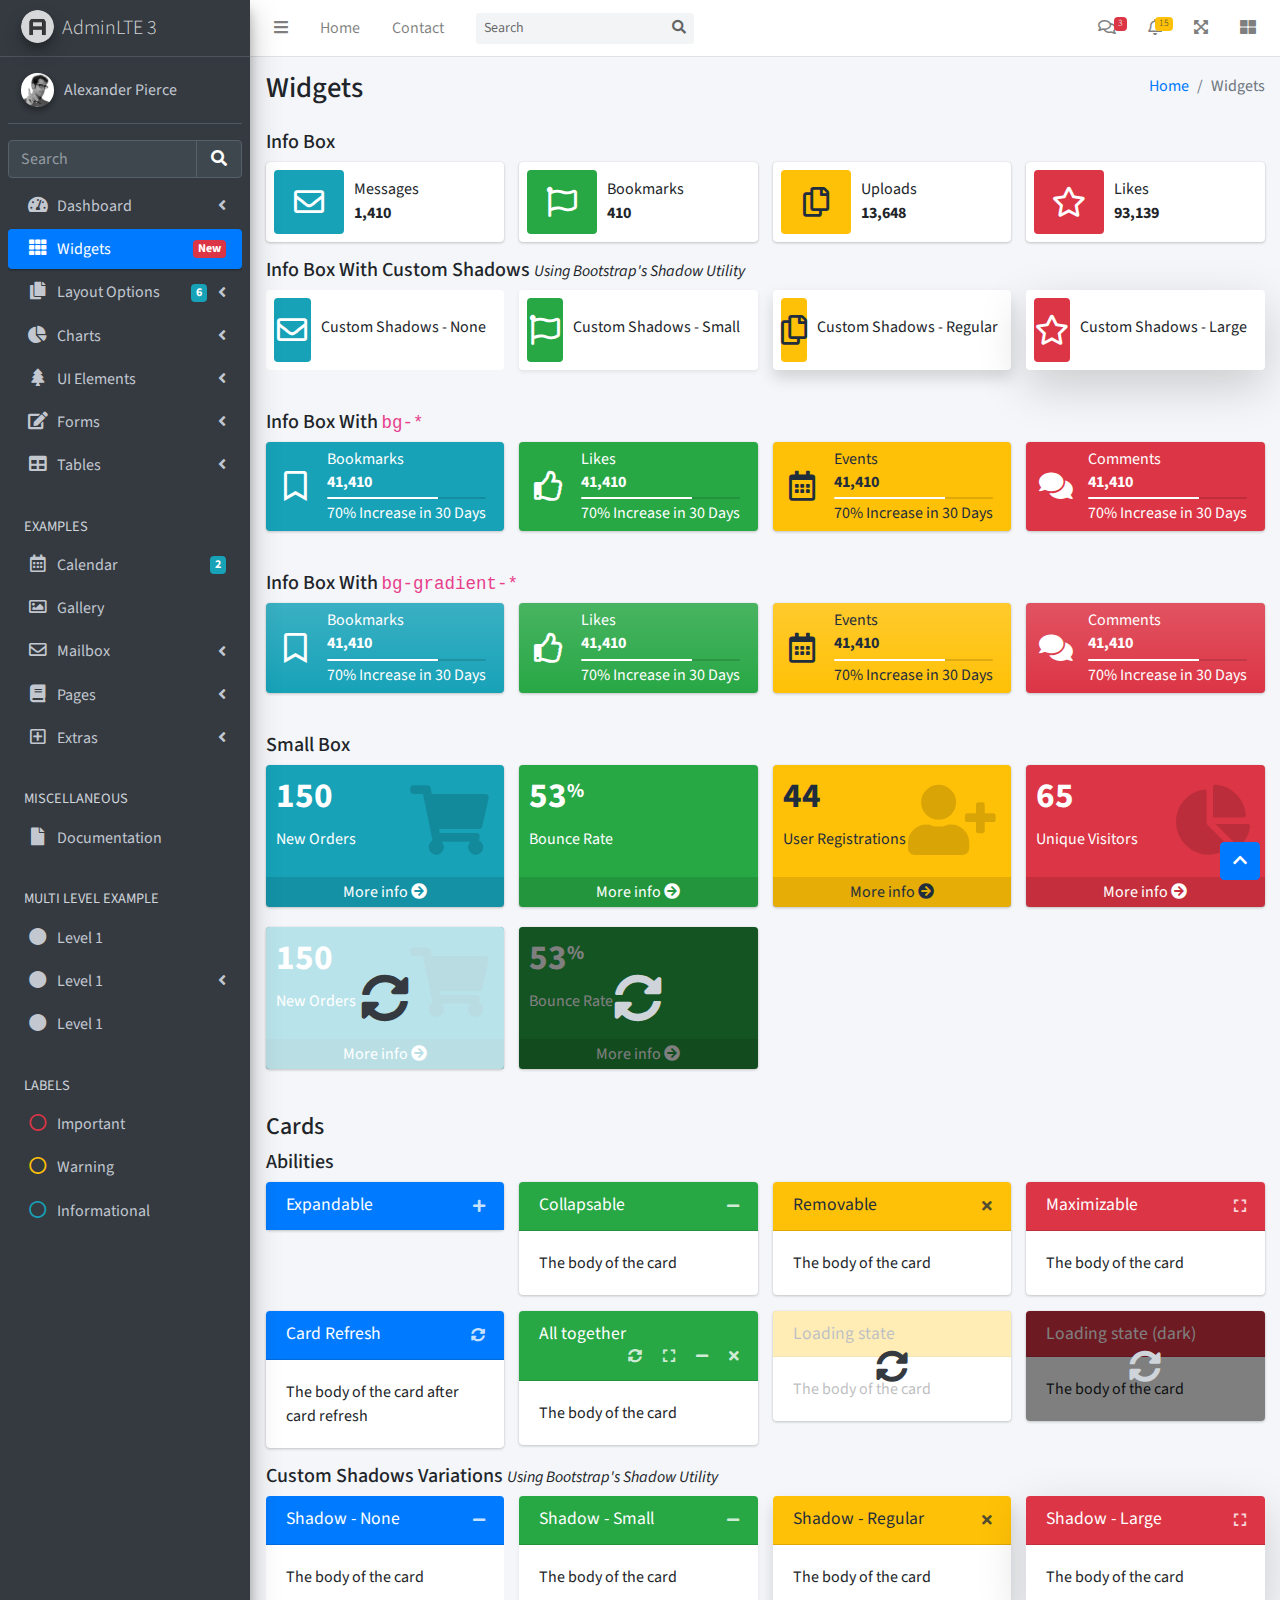
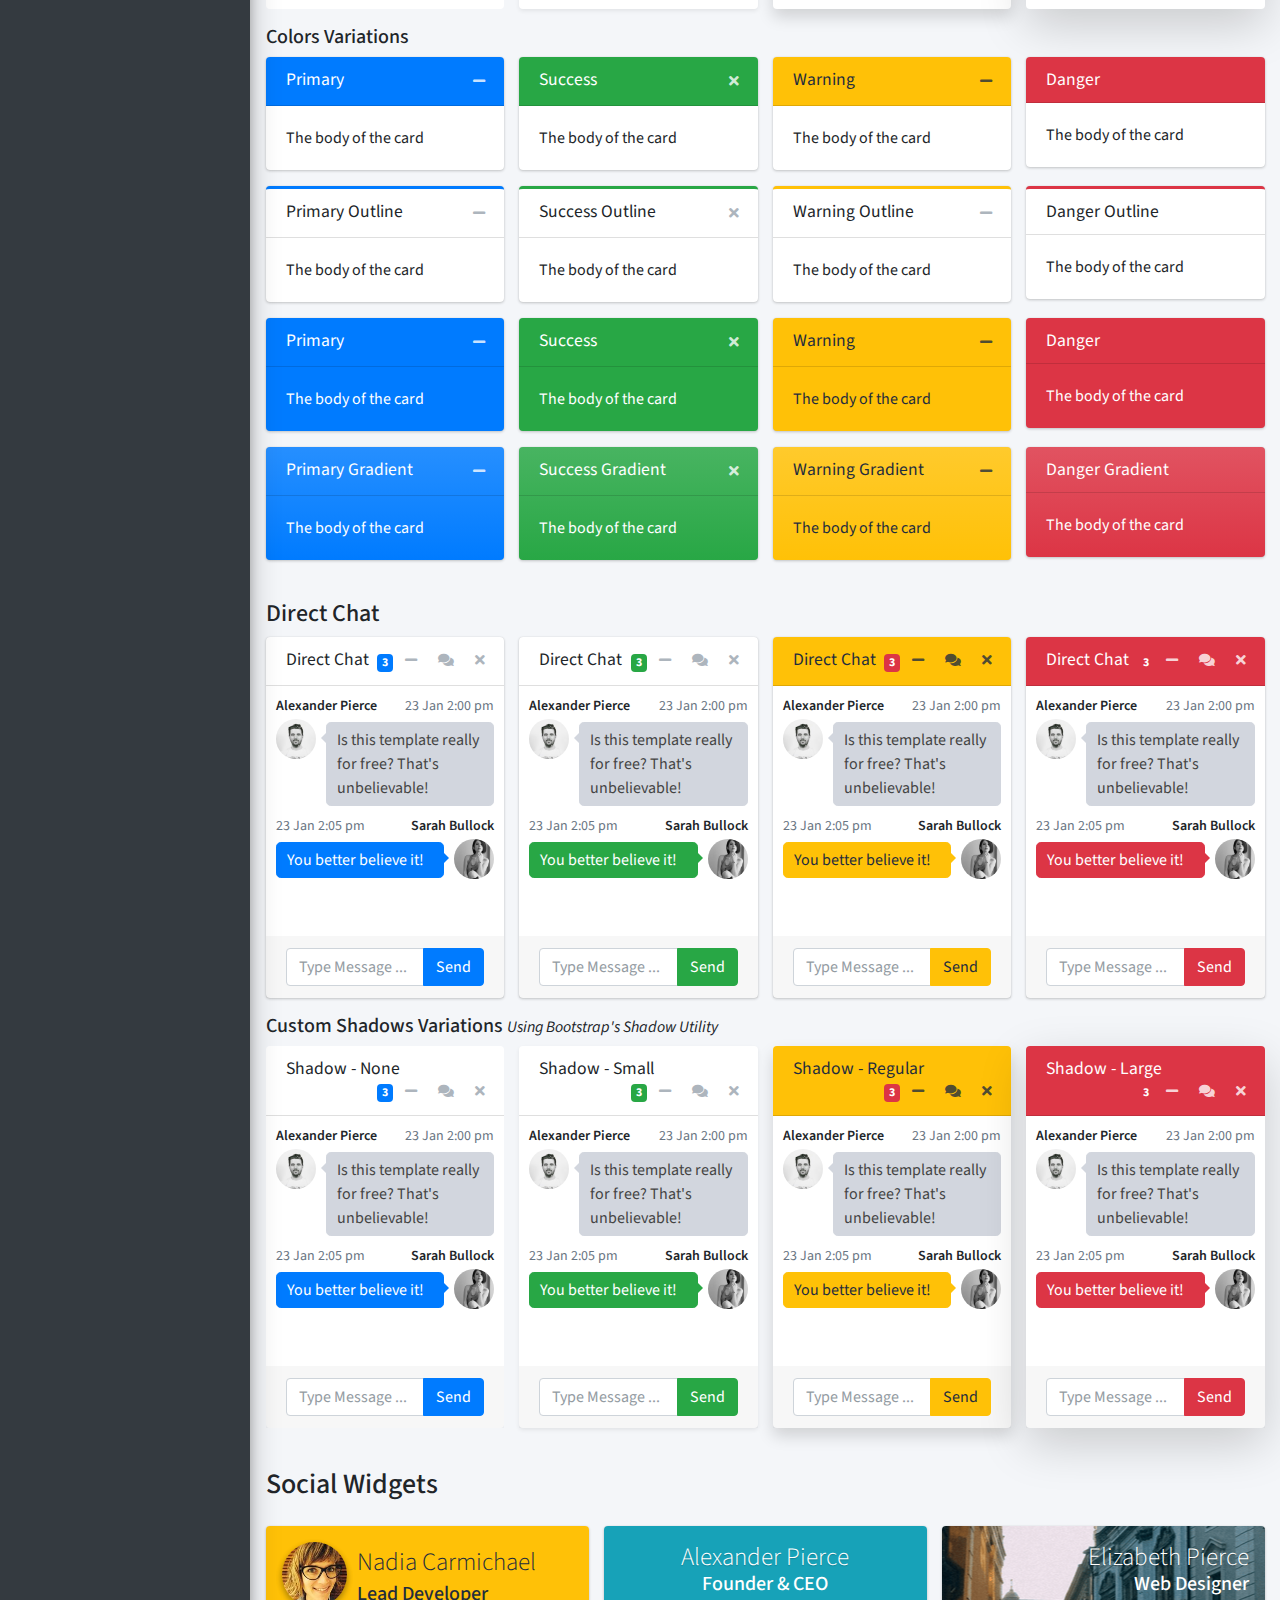
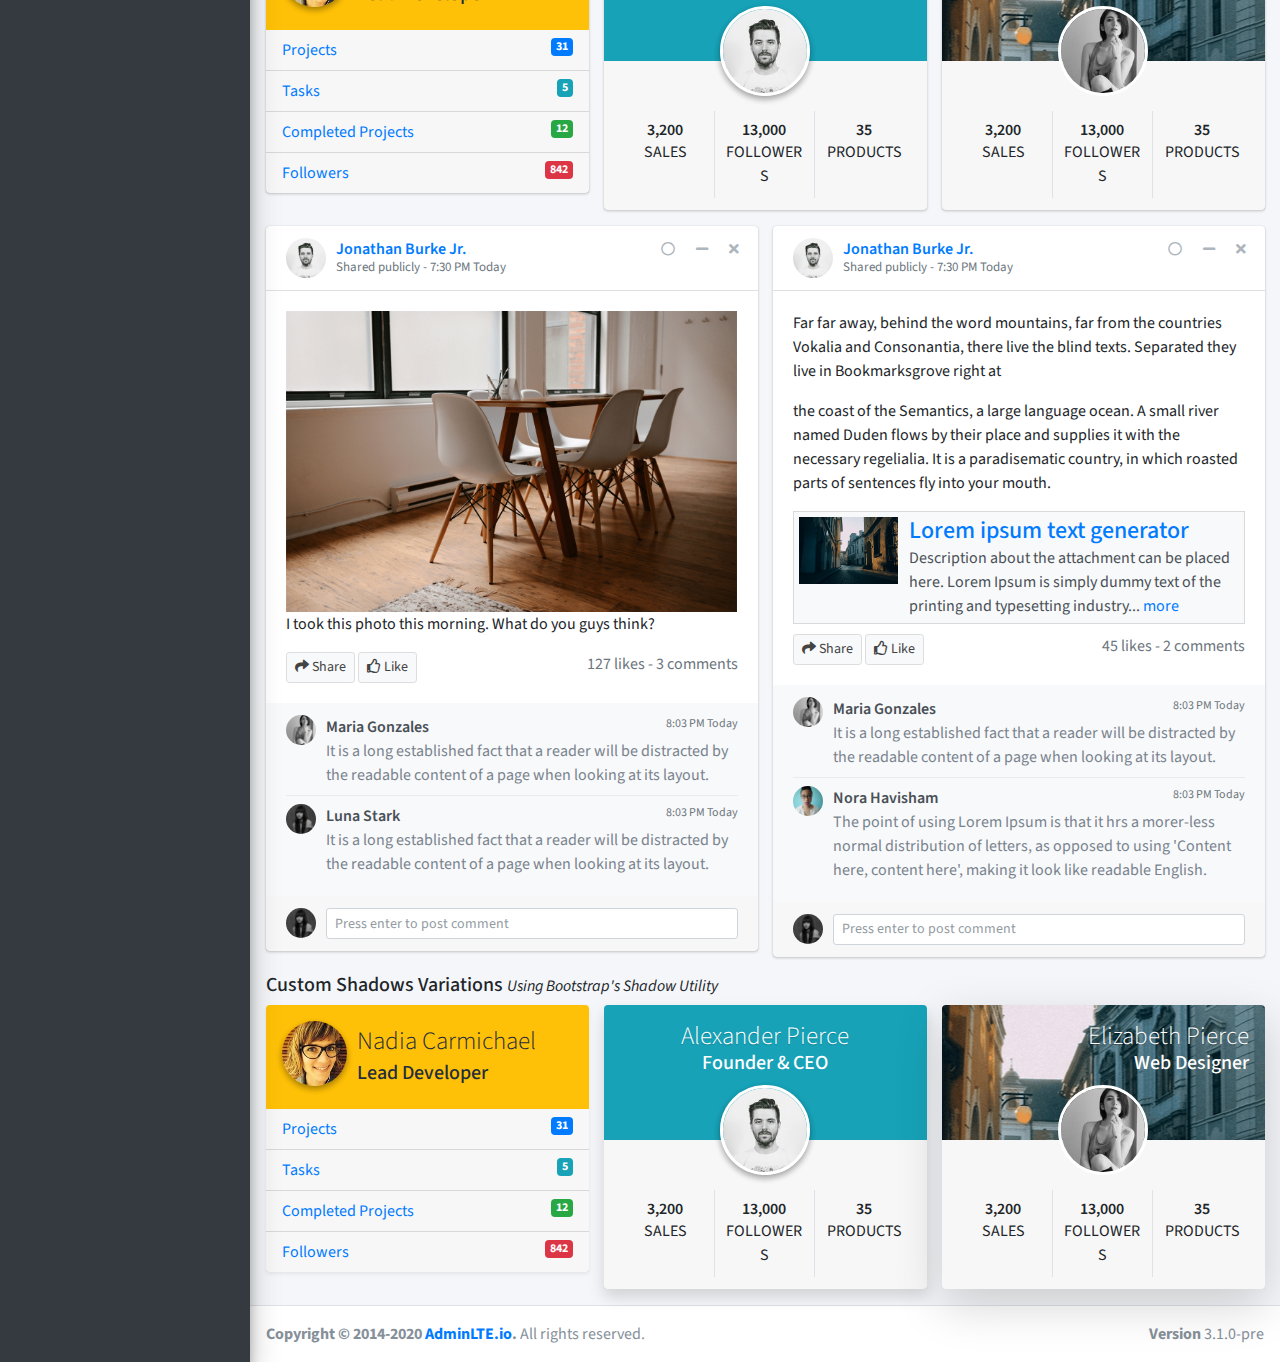
<file: pages/widgets.html>
<!DOCTYPE html>
<html lang="en">
<head>
  <meta charset="utf-8">
  <meta name="viewport" content="width=device-width, initial-scale=1">
  <title>AdminLTE 3 | Widgets</title>

  <!-- Google Font: Source Sans Pro -->
  <link rel="stylesheet" href="https://fonts.googleapis.com/css?family=Source+Sans+Pro:300,400,400i,700&display=fallback">
  <!-- Font Awesome -->
  <link rel="stylesheet" href="../plugins/fontawesome-free/css/all.min.css">
  <!-- Ionicons -->
  <link rel="stylesheet" href="https://code.ionicframework.com/ionicons/2.0.1/css/ionicons.min.css">
  <!-- Theme style -->
  <link rel="stylesheet" href="../dist/css/adminlte.min.css">
</head>
<body class="hold-transition sidebar-mini">
<div class="wrapper">
  <!-- Navbar -->
  <nav class="main-header navbar navbar-expand navbar-white navbar-light">
    <!-- Left navbar links -->
    <ul class="navbar-nav">
      <li class="nav-item">
        <a class="nav-link" data-widget="pushmenu" href="#" role="button"><i class="fas fa-bars"></i></a>
      </li>
      <li class="nav-item d-none d-sm-inline-block">
        <a href="../index3.html" class="nav-link">Home</a>
      </li>
      <li class="nav-item d-none d-sm-inline-block">
        <a href="#" class="nav-link">Contact</a>
      </li>
    </ul>

    <!-- SEARCH FORM -->
    <form class="form-inline ml-3">
      <div class="input-group input-group-sm">
        <input class="form-control form-control-navbar" type="search" placeholder="Search" aria-label="Search">
        <div class="input-group-append">
          <button class="btn btn-navbar" type="submit">
            <i class="fas fa-search"></i>
          </button>
        </div>
      </div>
    </form>

    <!-- Right navbar links -->
    <ul class="navbar-nav ml-auto">
      <!-- Messages Dropdown Menu -->
      <li class="nav-item dropdown">
        <a class="nav-link" data-toggle="dropdown" href="#">
          <i class="far fa-comments"></i>
          <span class="badge badge-danger navbar-badge">3</span>
        </a>
        <div class="dropdown-menu dropdown-menu-lg dropdown-menu-right">
          <a href="#" class="dropdown-item">
            <!-- Message Start -->
            <div class="media">
              <img src="../dist/img/user1-128x128.jpg" alt="User Avatar" class="img-size-50 mr-3 img-circle">
              <div class="media-body">
                <h3 class="dropdown-item-title">
                  Brad Diesel
                  <span class="float-right text-sm text-danger"><i class="fas fa-star"></i></span>
                </h3>
                <p class="text-sm">Call me whenever you can...</p>
                <p class="text-sm text-muted"><i class="far fa-clock mr-1"></i> 4 Hours Ago</p>
              </div>
            </div>
            <!-- Message End -->
          </a>
          <div class="dropdown-divider"></div>
          <a href="#" class="dropdown-item">
            <!-- Message Start -->
            <div class="media">
              <img src="../dist/img/user8-128x128.jpg" alt="User Avatar" class="img-size-50 img-circle mr-3">
              <div class="media-body">
                <h3 class="dropdown-item-title">
                  John Pierce
                  <span class="float-right text-sm text-muted"><i class="fas fa-star"></i></span>
                </h3>
                <p class="text-sm">I got your message bro</p>
                <p class="text-sm text-muted"><i class="far fa-clock mr-1"></i> 4 Hours Ago</p>
              </div>
            </div>
            <!-- Message End -->
          </a>
          <div class="dropdown-divider"></div>
          <a href="#" class="dropdown-item">
            <!-- Message Start -->
            <div class="media">
              <img src="../dist/img/user3-128x128.jpg" alt="User Avatar" class="img-size-50 img-circle mr-3">
              <div class="media-body">
                <h3 class="dropdown-item-title">
                  Nora Silvester
                  <span class="float-right text-sm text-warning"><i class="fas fa-star"></i></span>
                </h3>
                <p class="text-sm">The subject goes here</p>
                <p class="text-sm text-muted"><i class="far fa-clock mr-1"></i> 4 Hours Ago</p>
              </div>
            </div>
            <!-- Message End -->
          </a>
          <div class="dropdown-divider"></div>
          <a href="#" class="dropdown-item dropdown-footer">See All Messages</a>
        </div>
      </li>
      <!-- Notifications Dropdown Menu -->
      <li class="nav-item dropdown">
        <a class="nav-link" data-toggle="dropdown" href="#">
          <i class="far fa-bell"></i>
          <span class="badge badge-warning navbar-badge">15</span>
        </a>
        <div class="dropdown-menu dropdown-menu-lg dropdown-menu-right">
          <span class="dropdown-item dropdown-header">15 Notifications</span>
          <div class="dropdown-divider"></div>
          <a href="#" class="dropdown-item">
            <i class="fas fa-envelope mr-2"></i> 4 new messages
            <span class="float-right text-muted text-sm">3 mins</span>
          </a>
          <div class="dropdown-divider"></div>
          <a href="#" class="dropdown-item">
            <i class="fas fa-users mr-2"></i> 8 friend requests
            <span class="float-right text-muted text-sm">12 hours</span>
          </a>
          <div class="dropdown-divider"></div>
          <a href="#" class="dropdown-item">
            <i class="fas fa-file mr-2"></i> 3 new reports
            <span class="float-right text-muted text-sm">2 days</span>
          </a>
          <div class="dropdown-divider"></div>
          <a href="#" class="dropdown-item dropdown-footer">See All Notifications</a>
        </div>
      </li>
      <li class="nav-item">
        <a class="nav-link" data-widget="fullscreen" href="#" role="button">
          <i class="fas fa-expand-arrows-alt"></i>
        </a>
      </li>
      <li class="nav-item">
        <a class="nav-link" data-widget="control-sidebar" data-slide="true" href="#" role="button">
          <i class="fas fa-th-large"></i>
        </a>
      </li>
    </ul>
  </nav>
  <!-- /.navbar -->

  <!-- Main Sidebar Container -->
  <aside class="main-sidebar sidebar-dark-primary elevation-4">
    <!-- Brand Logo -->
    <a href="../index3.html" class="brand-link">
      <img src="../dist/img/AdminLTELogo.png" alt="AdminLTE Logo" class="brand-image img-circle elevation-3" style="opacity: .8">
      <span class="brand-text font-weight-light">AdminLTE 3</span>
    </a>

    <!-- Sidebar -->
    <div class="sidebar">
      <!-- Sidebar user panel (optional) -->
      <div class="user-panel mt-3 pb-3 mb-3 d-flex">
        <div class="image">
          <img src="../dist/img/user2-160x160.jpg" class="img-circle elevation-2" alt="User Image">
        </div>
        <div class="info">
          <a href="#" class="d-block">Alexander Pierce</a>
        </div>
      </div>

      <!-- SidebarSearch Form -->
      <div class="form-inline">
        <div class="input-group" data-widget="sidebar-search">
          <input class="form-control form-control-sidebar" type="search" placeholder="Search" aria-label="Search">
          <div class="input-group-append">
            <button class="btn btn-sidebar">
              <i class="fas fa-search fa-fw"></i>
            </button>
          </div>
        </div>
      </div>

      <!-- Sidebar Menu -->
      <nav class="mt-2">
        <ul class="nav nav-pills nav-sidebar flex-column" data-widget="treeview" role="menu" data-accordion="false">
          <!-- Add icons to the links using the .nav-icon class
               with font-awesome or any other icon font library -->
          <li class="nav-item">
            <a href="#" class="nav-link">
              <i class="nav-icon fas fa-tachometer-alt"></i>
              <p>
                Dashboard
                <i class="right fas fa-angle-left"></i>
              </p>
            </a>
            <ul class="nav nav-treeview">
              <li class="nav-item">
                <a href="../index.html" class="nav-link">
                  <i class="far fa-circle nav-icon"></i>
                  <p>Dashboard v1</p>
                </a>
              </li>
              <li class="nav-item">
                <a href="../index2.html" class="nav-link">
                  <i class="far fa-circle nav-icon"></i>
                  <p>Dashboard v2</p>
                </a>
              </li>
              <li class="nav-item">
                <a href="../index3.html" class="nav-link">
                  <i class="far fa-circle nav-icon"></i>
                  <p>Dashboard v3</p>
                </a>
              </li>
            </ul>
          </li>
          <li class="nav-item">
            <a href="widgets.html" class="nav-link active">
              <i class="nav-icon fas fa-th"></i>
              <p>
                Widgets
                <span class="right badge badge-danger">New</span>
              </p>
            </a>
          </li>
          <li class="nav-item">
            <a href="#" class="nav-link">
              <i class="nav-icon fas fa-copy"></i>
              <p>
                Layout Options
                <i class="fas fa-angle-left right"></i>
                <span class="badge badge-info right">6</span>
              </p>
            </a>
            <ul class="nav nav-treeview">
              <li class="nav-item">
                <a href="layout/top-nav.html" class="nav-link">
                  <i class="far fa-circle nav-icon"></i>
                  <p>Top Navigation</p>
                </a>
              </li>
              <li class="nav-item">
                <a href="layout/top-nav-sidebar.html" class="nav-link">
                  <i class="far fa-circle nav-icon"></i>
                  <p>Top Navigation + Sidebar</p>
                </a>
              </li>
              <li class="nav-item">
                <a href="layout/boxed.html" class="nav-link">
                  <i class="far fa-circle nav-icon"></i>
                  <p>Boxed</p>
                </a>
              </li>
              <li class="nav-item">
                <a href="layout/fixed-sidebar.html" class="nav-link">
                  <i class="far fa-circle nav-icon"></i>
                  <p>Fixed Sidebar</p>
                </a>
              </li>
              <li class="nav-item">
                <a href="layout/fixed-sidebar-custom.html" class="nav-link">
                  <i class="far fa-circle nav-icon"></i>
                  <p>Fixed Sidebar <small>+ Custom Area</small></p>
                </a>
              </li>
              <li class="nav-item">
                <a href="layout/fixed-topnav.html" class="nav-link">
                  <i class="far fa-circle nav-icon"></i>
                  <p>Fixed Navbar</p>
                </a>
              </li>
              <li class="nav-item">
                <a href="layout/fixed-footer.html" class="nav-link">
                  <i class="far fa-circle nav-icon"></i>
                  <p>Fixed Footer</p>
                </a>
              </li>
              <li class="nav-item">
                <a href="layout/collapsed-sidebar.html" class="nav-link">
                  <i class="far fa-circle nav-icon"></i>
                  <p>Collapsed Sidebar</p>
                </a>
              </li>
            </ul>
          </li>
          <li class="nav-item">
            <a href="#" class="nav-link">
              <i class="nav-icon fas fa-chart-pie"></i>
              <p>
                Charts
                <i class="right fas fa-angle-left"></i>
              </p>
            </a>
            <ul class="nav nav-treeview">
              <li class="nav-item">
                <a href="charts/chartjs.html" class="nav-link">
                  <i class="far fa-circle nav-icon"></i>
                  <p>ChartJS</p>
                </a>
              </li>
              <li class="nav-item">
                <a href="charts/flot.html" class="nav-link">
                  <i class="far fa-circle nav-icon"></i>
                  <p>Flot</p>
                </a>
              </li>
              <li class="nav-item">
                <a href="charts/inline.html" class="nav-link">
                  <i class="far fa-circle nav-icon"></i>
                  <p>Inline</p>
                </a>
              </li>
            </ul>
          </li>
          <li class="nav-item">
            <a href="#" class="nav-link">
              <i class="nav-icon fas fa-tree"></i>
              <p>
                UI Elements
                <i class="fas fa-angle-left right"></i>
              </p>
            </a>
            <ul class="nav nav-treeview">
              <li class="nav-item">
                <a href="UI/general.html" class="nav-link">
                  <i class="far fa-circle nav-icon"></i>
                  <p>General</p>
                </a>
              </li>
              <li class="nav-item">
                <a href="UI/icons.html" class="nav-link">
                  <i class="far fa-circle nav-icon"></i>
                  <p>Icons</p>
                </a>
              </li>
              <li class="nav-item">
                <a href="UI/buttons.html" class="nav-link">
                  <i class="far fa-circle nav-icon"></i>
                  <p>Buttons</p>
                </a>
              </li>
              <li class="nav-item">
                <a href="UI/sliders.html" class="nav-link">
                  <i class="far fa-circle nav-icon"></i>
                  <p>Sliders</p>
                </a>
              </li>
              <li class="nav-item">
                <a href="UI/modals.html" class="nav-link">
                  <i class="far fa-circle nav-icon"></i>
                  <p>Modals & Alerts</p>
                </a>
              </li>
              <li class="nav-item">
                <a href="UI/navbar.html" class="nav-link">
                  <i class="far fa-circle nav-icon"></i>
                  <p>Navbar & Tabs</p>
                </a>
              </li>
              <li class="nav-item">
                <a href="UI/timeline.html" class="nav-link">
                  <i class="far fa-circle nav-icon"></i>
                  <p>Timeline</p>
                </a>
              </li>
              <li class="nav-item">
                <a href="UI/ribbons.html" class="nav-link">
                  <i class="far fa-circle nav-icon"></i>
                  <p>Ribbons</p>
                </a>
              </li>
            </ul>
          </li>
          <li class="nav-item">
            <a href="#" class="nav-link">
              <i class="nav-icon fas fa-edit"></i>
              <p>
                Forms
                <i class="fas fa-angle-left right"></i>
              </p>
            </a>
            <ul class="nav nav-treeview">
              <li class="nav-item">
                <a href="forms/general.html" class="nav-link">
                  <i class="far fa-circle nav-icon"></i>
                  <p>General Elements</p>
                </a>
              </li>
              <li class="nav-item">
                <a href="forms/advanced.html" class="nav-link">
                  <i class="far fa-circle nav-icon"></i>
                  <p>Advanced Elements</p>
                </a>
              </li>
              <li class="nav-item">
                <a href="forms/editors.html" class="nav-link">
                  <i class="far fa-circle nav-icon"></i>
                  <p>Editors</p>
                </a>
              </li>
              <li class="nav-item">
                <a href="forms/validation.html" class="nav-link">
                  <i class="far fa-circle nav-icon"></i>
                  <p>Validation</p>
                </a>
              </li>
            </ul>
          </li>
          <li class="nav-item">
            <a href="#" class="nav-link">
              <i class="nav-icon fas fa-table"></i>
              <p>
                Tables
                <i class="fas fa-angle-left right"></i>
              </p>
            </a>
            <ul class="nav nav-treeview">
              <li class="nav-item">
                <a href="tables/simple.html" class="nav-link">
                  <i class="far fa-circle nav-icon"></i>
                  <p>Simple Tables</p>
                </a>
              </li>
              <li class="nav-item">
                <a href="tables/data.html" class="nav-link">
                  <i class="far fa-circle nav-icon"></i>
                  <p>DataTables</p>
                </a>
              </li>
              <li class="nav-item">
                <a href="tables/jsgrid.html" class="nav-link">
                  <i class="far fa-circle nav-icon"></i>
                  <p>jsGrid</p>
                </a>
              </li>
            </ul>
          </li>
          <li class="nav-header">EXAMPLES</li>
          <li class="nav-item">
            <a href="calendar.html" class="nav-link">
              <i class="nav-icon far fa-calendar-alt"></i>
              <p>
                Calendar
                <span class="badge badge-info right">2</span>
              </p>
            </a>
          </li>
          <li class="nav-item">
            <a href="gallery.html" class="nav-link">
              <i class="nav-icon far fa-image"></i>
              <p>
                Gallery
              </p>
            </a>
          </li>
          <li class="nav-item">
            <a href="#" class="nav-link">
              <i class="nav-icon far fa-envelope"></i>
              <p>
                Mailbox
                <i class="fas fa-angle-left right"></i>
              </p>
            </a>
            <ul class="nav nav-treeview">
              <li class="nav-item">
                <a href="mailbox/mailbox.html" class="nav-link">
                  <i class="far fa-circle nav-icon"></i>
                  <p>Inbox</p>
                </a>
              </li>
              <li class="nav-item">
                <a href="mailbox/compose.html" class="nav-link">
                  <i class="far fa-circle nav-icon"></i>
                  <p>Compose</p>
                </a>
              </li>
              <li class="nav-item">
                <a href="mailbox/read-mail.html" class="nav-link">
                  <i class="far fa-circle nav-icon"></i>
                  <p>Read</p>
                </a>
              </li>
            </ul>
          </li>
          <li class="nav-item">
            <a href="#" class="nav-link">
              <i class="nav-icon fas fa-book"></i>
              <p>
                Pages
                <i class="fas fa-angle-left right"></i>
              </p>
            </a>
            <ul class="nav nav-treeview">
              <li class="nav-item">
                <a href="examples/invoice.html" class="nav-link">
                  <i class="far fa-circle nav-icon"></i>
                  <p>Invoice</p>
                </a>
              </li>
              <li class="nav-item">
                <a href="examples/profile.html" class="nav-link">
                  <i class="far fa-circle nav-icon"></i>
                  <p>Profile</p>
                </a>
              </li>
              <li class="nav-item">
                <a href="examples/e-commerce.html" class="nav-link">
                  <i class="far fa-circle nav-icon"></i>
                  <p>E-commerce</p>
                </a>
              </li>
              <li class="nav-item">
                <a href="examples/projects.html" class="nav-link">
                  <i class="far fa-circle nav-icon"></i>
                  <p>Projects</p>
                </a>
              </li>
              <li class="nav-item">
                <a href="examples/project-add.html" class="nav-link">
                  <i class="far fa-circle nav-icon"></i>
                  <p>Project Add</p>
                </a>
              </li>
              <li class="nav-item">
                <a href="examples/project-edit.html" class="nav-link">
                  <i class="far fa-circle nav-icon"></i>
                  <p>Project Edit</p>
                </a>
              </li>
              <li class="nav-item">
                <a href="examples/project-detail.html" class="nav-link">
                  <i class="far fa-circle nav-icon"></i>
                  <p>Project Detail</p>
                </a>
              </li>
              <li class="nav-item">
                <a href="examples/contacts.html" class="nav-link">
                  <i class="far fa-circle nav-icon"></i>
                  <p>Contacts</p>
                </a>
              </li>
            </ul>
          </li>
          <li class="nav-item">
            <a href="#" class="nav-link">
              <i class="nav-icon far fa-plus-square"></i>
              <p>
                Extras
                <i class="fas fa-angle-left right"></i>
              </p>
            </a>
            <ul class="nav nav-treeview">
              <li class="nav-item">
                <a href="examples/login.html" class="nav-link">
                  <i class="far fa-circle nav-icon"></i>
                  <p>Login</p>
                </a>
              </li>
              <li class="nav-item">
                <a href="examples/register.html" class="nav-link">
                  <i class="far fa-circle nav-icon"></i>
                  <p>Register</p>
                </a>
              </li>
              <li class="nav-item">
                <a href="examples/forgot-password.html" class="nav-link">
                  <i class="far fa-circle nav-icon"></i>
                  <p>Forgot Password</p>
                </a>
              </li>
              <li class="nav-item">
                <a href="examples/recover-password.html" class="nav-link">
                  <i class="far fa-circle nav-icon"></i>
                  <p>Recover Password</p>
                </a>
              </li>
              <li class="nav-item">
                <a href="examples/lockscreen.html" class="nav-link">
                  <i class="far fa-circle nav-icon"></i>
                  <p>Lockscreen</p>
                </a>
              </li>
              <li class="nav-item">
                <a href="examples/legacy-user-menu.html" class="nav-link">
                  <i class="far fa-circle nav-icon"></i>
                  <p>Legacy User Menu</p>
                </a>
              </li>
              <li class="nav-item">
                <a href="examples/language-menu.html" class="nav-link">
                  <i class="far fa-circle nav-icon"></i>
                  <p>Language Menu</p>
                </a>
              </li>
              <li class="nav-item">
                <a href="examples/404.html" class="nav-link">
                  <i class="far fa-circle nav-icon"></i>
                  <p>Error 404</p>
                </a>
              </li>
              <li class="nav-item">
                <a href="examples/500.html" class="nav-link">
                  <i class="far fa-circle nav-icon"></i>
                  <p>Error 500</p>
                </a>
              </li>
              <li class="nav-item">
                <a href="examples/pace.html" class="nav-link">
                  <i class="far fa-circle nav-icon"></i>
                  <p>Pace</p>
                </a>
              </li>
              <li class="nav-item">
                <a href="examples/blank.html" class="nav-link">
                  <i class="far fa-circle nav-icon"></i>
                  <p>Blank Page</p>
                </a>
              </li>
              <li class="nav-item">
                <a href="../starter.html" class="nav-link">
                  <i class="far fa-circle nav-icon"></i>
                  <p>Starter Page</p>
                </a>
              </li>
            </ul>
          </li>
          <li class="nav-header">MISCELLANEOUS</li>
          <li class="nav-item">
            <a href="https://adminlte.io/docs/3.0/" class="nav-link">
              <i class="nav-icon fas fa-file"></i>
              <p>Documentation</p>
            </a>
          </li>
          <li class="nav-header">MULTI LEVEL EXAMPLE</li>
          <li class="nav-item">
            <a href="#" class="nav-link">
              <i class="fas fa-circle nav-icon"></i>
              <p>Level 1</p>
            </a>
          </li>
          <li class="nav-item">
            <a href="#" class="nav-link">
              <i class="nav-icon fas fa-circle"></i>
              <p>
                Level 1
                <i class="right fas fa-angle-left"></i>
              </p>
            </a>
            <ul class="nav nav-treeview">
              <li class="nav-item">
                <a href="#" class="nav-link">
                  <i class="far fa-circle nav-icon"></i>
                  <p>Level 2</p>
                </a>
              </li>
              <li class="nav-item">
                <a href="#" class="nav-link">
                  <i class="far fa-circle nav-icon"></i>
                  <p>
                    Level 2
                    <i class="right fas fa-angle-left"></i>
                  </p>
                </a>
                <ul class="nav nav-treeview">
                  <li class="nav-item">
                    <a href="#" class="nav-link">
                      <i class="far fa-dot-circle nav-icon"></i>
                      <p>Level 3</p>
                    </a>
                  </li>
                  <li class="nav-item">
                    <a href="#" class="nav-link">
                      <i class="far fa-dot-circle nav-icon"></i>
                      <p>Level 3</p>
                    </a>
                  </li>
                  <li class="nav-item">
                    <a href="#" class="nav-link">
                      <i class="far fa-dot-circle nav-icon"></i>
                      <p>Level 3</p>
                    </a>
                  </li>
                </ul>
              </li>
              <li class="nav-item">
                <a href="#" class="nav-link">
                  <i class="far fa-circle nav-icon"></i>
                  <p>Level 2</p>
                </a>
              </li>
            </ul>
          </li>
          <li class="nav-item">
            <a href="#" class="nav-link">
              <i class="fas fa-circle nav-icon"></i>
              <p>Level 1</p>
            </a>
          </li>
          <li class="nav-header">LABELS</li>
          <li class="nav-item">
            <a href="#" class="nav-link">
              <i class="nav-icon far fa-circle text-danger"></i>
              <p class="text">Important</p>
            </a>
          </li>
          <li class="nav-item">
            <a href="#" class="nav-link">
              <i class="nav-icon far fa-circle text-warning"></i>
              <p>Warning</p>
            </a>
          </li>
          <li class="nav-item">
            <a href="#" class="nav-link">
              <i class="nav-icon far fa-circle text-info"></i>
              <p>Informational</p>
            </a>
          </li>
        </ul>
      </nav>
      <!-- /.sidebar-menu -->
    </div>
    <!-- /.sidebar -->
  </aside>

  <!-- Content Wrapper. Contains page content -->
  <div class="content-wrapper">
    <!-- Content Header (Page header) -->
    <section class="content-header">
      <div class="container-fluid">
        <div class="row mb-2">
          <div class="col-sm-6">
            <h1>Widgets</h1>
          </div>
          <div class="col-sm-6">
            <ol class="breadcrumb float-sm-right">
              <li class="breadcrumb-item"><a href="#">Home</a></li>
              <li class="breadcrumb-item active">Widgets</li>
            </ol>
          </div>
        </div>
      </div><!-- /.container-fluid -->
    </section>

    <!-- Main content -->
    <section class="content">
      <div class="container-fluid">
        <h5 class="mb-2">Info Box</h5>
        <div class="row">
          <div class="col-md-3 col-sm-6 col-12">
            <div class="info-box">
              <span class="info-box-icon bg-info"><i class="far fa-envelope"></i></span>

              <div class="info-box-content">
                <span class="info-box-text">Messages</span>
                <span class="info-box-number">1,410</span>
              </div>
              <!-- /.info-box-content -->
            </div>
            <!-- /.info-box -->
          </div>
          <!-- /.col -->
          <div class="col-md-3 col-sm-6 col-12">
            <div class="info-box">
              <span class="info-box-icon bg-success"><i class="far fa-flag"></i></span>

              <div class="info-box-content">
                <span class="info-box-text">Bookmarks</span>
                <span class="info-box-number">410</span>
              </div>
              <!-- /.info-box-content -->
            </div>
            <!-- /.info-box -->
          </div>
          <!-- /.col -->
          <div class="col-md-3 col-sm-6 col-12">
            <div class="info-box">
              <span class="info-box-icon bg-warning"><i class="far fa-copy"></i></span>

              <div class="info-box-content">
                <span class="info-box-text">Uploads</span>
                <span class="info-box-number">13,648</span>
              </div>
              <!-- /.info-box-content -->
            </div>
            <!-- /.info-box -->
          </div>
          <!-- /.col -->
          <div class="col-md-3 col-sm-6 col-12">
            <div class="info-box">
              <span class="info-box-icon bg-danger"><i class="far fa-star"></i></span>

              <div class="info-box-content">
                <span class="info-box-text">Likes</span>
                <span class="info-box-number">93,139</span>
              </div>
              <!-- /.info-box-content -->
            </div>
            <!-- /.info-box -->
          </div>
          <!-- /.col -->
        </div>
        <!-- /.row -->

        <!-- =========================================================== -->
        <h5 class="mb-2">Info Box With Custom Shadows <small><i>Using Bootstrap's Shadow Utility</i></small></h5>
        <div class="row">
          <div class="col-md-3 col-sm-6 col-12">
            <div class="info-box shadow-none">
              <span class="info-box-icon bg-info"><i class="far fa-envelope"></i></span>

              <div class="info-box-content">
                <span class="info-box-text">Custom Shadows - None</span>
                <span class="info-box-number"></span>
              </div>
              <!-- /.info-box-content -->
            </div>
            <!-- /.info-box -->
          </div>
          <!-- /.col -->
          <div class="col-md-3 col-sm-6 col-12">
            <div class="info-box shadow-sm">
              <span class="info-box-icon bg-success"><i class="far fa-flag"></i></span>

              <div class="info-box-content">
                <span class="info-box-text">Custom Shadows - Small</span>
                <span class="info-box-number"></span>
              </div>
              <!-- /.info-box-content -->
            </div>
            <!-- /.info-box -->
          </div>
          <!-- /.col -->
          <div class="col-md-3 col-sm-6 col-12">
            <div class="info-box shadow">
              <span class="info-box-icon bg-warning"><i class="far fa-copy"></i></span>

              <div class="info-box-content">
                <span class="info-box-text">Custom Shadows - Regular</span>
                <span class="info-box-number"></span>
              </div>
              <!-- /.info-box-content -->
            </div>
            <!-- /.info-box -->
          </div>
          <!-- /.col -->
          <div class="col-md-3 col-sm-6 col-12">
            <div class="info-box shadow-lg">
              <span class="info-box-icon bg-danger"><i class="far fa-star"></i></span>

              <div class="info-box-content">
                <span class="info-box-text">Custom Shadows - Large</span>
                <span class="info-box-number"></span>
              </div>
              <!-- /.info-box-content -->
            </div>
            <!-- /.info-box -->
          </div>
          <!-- /.col -->
        </div>
        <!-- /.row -->

        <!-- =========================================================== -->
        <h5 class="mt-4 mb-2">Info Box With <code>bg-*</code></h5>
        <div class="row">
          <div class="col-md-3 col-sm-6 col-12">
            <div class="info-box bg-info">
              <span class="info-box-icon"><i class="far fa-bookmark"></i></span>

              <div class="info-box-content">
                <span class="info-box-text">Bookmarks</span>
                <span class="info-box-number">41,410</span>

                <div class="progress">
                  <div class="progress-bar" style="width: 70%"></div>
                </div>
                <span class="progress-description">
                  70% Increase in 30 Days
                </span>
              </div>
              <!-- /.info-box-content -->
            </div>
            <!-- /.info-box -->
          </div>
          <!-- /.col -->
          <div class="col-md-3 col-sm-6 col-12">
            <div class="info-box bg-success">
              <span class="info-box-icon"><i class="far fa-thumbs-up"></i></span>

              <div class="info-box-content">
                <span class="info-box-text">Likes</span>
                <span class="info-box-number">41,410</span>

                <div class="progress">
                  <div class="progress-bar" style="width: 70%"></div>
                </div>
                <span class="progress-description">
                  70% Increase in 30 Days
                </span>
              </div>
              <!-- /.info-box-content -->
            </div>
            <!-- /.info-box -->
          </div>
          <!-- /.col -->
          <div class="col-md-3 col-sm-6 col-12">
            <div class="info-box bg-warning">
              <span class="info-box-icon"><i class="far fa-calendar-alt"></i></span>

              <div class="info-box-content">
                <span class="info-box-text">Events</span>
                <span class="info-box-number">41,410</span>

                <div class="progress">
                  <div class="progress-bar" style="width: 70%"></div>
                </div>
                <span class="progress-description">
                  70% Increase in 30 Days
                </span>
              </div>
              <!-- /.info-box-content -->
            </div>
            <!-- /.info-box -->
          </div>
          <!-- /.col -->
          <div class="col-md-3 col-sm-6 col-12">
            <div class="info-box bg-danger">
              <span class="info-box-icon"><i class="fas fa-comments"></i></span>

              <div class="info-box-content">
                <span class="info-box-text">Comments</span>
                <span class="info-box-number">41,410</span>

                <div class="progress">
                  <div class="progress-bar" style="width: 70%"></div>
                </div>
                <span class="progress-description">
                  70% Increase in 30 Days
                </span>
              </div>
              <!-- /.info-box-content -->
            </div>
            <!-- /.info-box -->
          </div>
          <!-- /.col -->
        </div>
        <!-- /.row -->

        <!-- =========================================================== -->
        <h5 class="mt-4 mb-2">Info Box With <code>bg-gradient-*</code></h5>
        <div class="row">
          <div class="col-md-3 col-sm-6 col-12">
            <div class="info-box bg-gradient-info">
              <span class="info-box-icon"><i class="far fa-bookmark"></i></span>

              <div class="info-box-content">
                <span class="info-box-text">Bookmarks</span>
                <span class="info-box-number">41,410</span>

                <div class="progress">
                  <div class="progress-bar" style="width: 70%"></div>
                </div>
                <span class="progress-description">
                  70% Increase in 30 Days
                </span>
              </div>
              <!-- /.info-box-content -->
            </div>
            <!-- /.info-box -->
          </div>
          <!-- /.col -->
          <div class="col-md-3 col-sm-6 col-12">
            <div class="info-box bg-gradient-success">
              <span class="info-box-icon"><i class="far fa-thumbs-up"></i></span>

              <div class="info-box-content">
                <span class="info-box-text">Likes</span>
                <span class="info-box-number">41,410</span>

                <div class="progress">
                  <div class="progress-bar" style="width: 70%"></div>
                </div>
                <span class="progress-description">
                  70% Increase in 30 Days
                </span>
              </div>
              <!-- /.info-box-content -->
            </div>
            <!-- /.info-box -->
          </div>
          <!-- /.col -->
          <div class="col-md-3 col-sm-6 col-12">
            <div class="info-box bg-gradient-warning">
              <span class="info-box-icon"><i class="far fa-calendar-alt"></i></span>

              <div class="info-box-content">
                <span class="info-box-text">Events</span>
                <span class="info-box-number">41,410</span>

                <div class="progress">
                  <div class="progress-bar" style="width: 70%"></div>
                </div>
                <span class="progress-description">
                  70% Increase in 30 Days
                </span>
              </div>
              <!-- /.info-box-content -->
            </div>
            <!-- /.info-box -->
          </div>
          <!-- /.col -->
          <div class="col-md-3 col-sm-6 col-12">
            <div class="info-box bg-gradient-danger">
              <span class="info-box-icon"><i class="fas fa-comments"></i></span>

              <div class="info-box-content">
                <span class="info-box-text">Comments</span>
                <span class="info-box-number">41,410</span>

                <div class="progress">
                  <div class="progress-bar" style="width: 70%"></div>
                </div>
                <span class="progress-description">
                  70% Increase in 30 Days
                </span>
              </div>
              <!-- /.info-box-content -->
            </div>
            <!-- /.info-box -->
          </div>
          <!-- /.col -->
        </div>
        <!-- /.row -->

        <!-- =========================================================== -->

        <!-- Small Box (Stat card) -->
        <h5 class="mb-2 mt-4">Small Box</h5>
        <div class="row">
          <div class="col-lg-3 col-6">
            <!-- small card -->
            <div class="small-box bg-info">
              <div class="inner">
                <h3>150</h3>

                <p>New Orders</p>
              </div>
              <div class="icon">
                <i class="fas fa-shopping-cart"></i>
              </div>
              <a href="#" class="small-box-footer">
                More info <i class="fas fa-arrow-circle-right"></i>
              </a>
            </div>
          </div>
          <!-- ./col -->
          <div class="col-lg-3 col-6">
            <!-- small card -->
            <div class="small-box bg-success">
              <div class="inner">
                <h3>53<sup style="font-size: 20px">%</sup></h3>

                <p>Bounce Rate</p>
              </div>
              <div class="icon">
                <i class="ion ion-stats-bars"></i>
              </div>
              <a href="#" class="small-box-footer">
                More info <i class="fas fa-arrow-circle-right"></i>
              </a>
            </div>
          </div>
          <!-- ./col -->
          <div class="col-lg-3 col-6">
            <!-- small card -->
            <div class="small-box bg-warning">
              <div class="inner">
                <h3>44</h3>

                <p>User Registrations</p>
              </div>
              <div class="icon">
                <i class="fas fa-user-plus"></i>
              </div>
              <a href="#" class="small-box-footer">
                More info <i class="fas fa-arrow-circle-right"></i>
              </a>
            </div>
          </div>
          <!-- ./col -->
          <div class="col-lg-3 col-6">
            <!-- small card -->
            <div class="small-box bg-danger">
              <div class="inner">
                <h3>65</h3>

                <p>Unique Visitors</p>
              </div>
              <div class="icon">
                <i class="fas fa-chart-pie"></i>
              </div>
              <a href="#" class="small-box-footer">
                More info <i class="fas fa-arrow-circle-right"></i>
              </a>
            </div>
          </div>
          <!-- ./col -->
        </div>
        <!-- /.row -->

        <!-- Small Box (Stat card) -->
        <div class="row">
          <div class="col-lg-3 col-6">
            <!-- small card -->
            <div class="small-box bg-info">
              <!-- Loading (remove the following to stop the loading)-->
              <div class="overlay">
                <i class="fas fa-3x fa-sync-alt"></i>
              </div>
              <!-- end loading -->
              <div class="inner">
                <h3>150</h3>

                <p>New Orders</p>
              </div>
              <div class="icon">
                <i class="fas fa-shopping-cart"></i>
              </div>
              <a href="#" class="small-box-footer">
                More info <i class="fas fa-arrow-circle-right"></i>
              </a>
            </div>
          </div>
          <!-- ./col -->
          <div class="col-lg-3 col-6">
            <!-- small card -->
            <div class="small-box bg-success">
              <!-- Loading (remove the following to stop the loading)-->
              <div class="overlay dark">
                <i class="fas fa-3x fa-sync-alt"></i>
              </div>
              <!-- end loading -->
              <div class="inner">
                <h3>53<sup style="font-size: 20px">%</sup></h3>

                <p>Bounce Rate</p>
              </div>
              <div class="icon">
                <i class="ion ion-stats-bars"></i>
              </div>
              <a href="#" class="small-box-footer">
                More info <i class="fas fa-arrow-circle-right"></i>
              </a>
            </div>
          </div>
          <!-- ./col -->
        </div>
        <!-- /.row -->

        <!-- =========================================================== -->
        <h4 class="mb-2 mt-4">Cards</h4>
        <h5 class="mb-2">Abilities</h5>
        <div class="row">
          <div class="col-md-3">
            <div class="card card-primary collapsed-card">
              <div class="card-header">
                <h3 class="card-title">Expandable</h3>

                <div class="card-tools">
                  <button type="button" class="btn btn-tool" data-card-widget="collapse"><i class="fas fa-plus"></i>
                  </button>
                </div>
                <!-- /.card-tools -->
              </div>
              <!-- /.card-header -->
              <div class="card-body">
                The body of the card
              </div>
              <!-- /.card-body -->
            </div>
            <!-- /.card -->
          </div>
          <!-- /.col -->
          <div class="col-md-3">
            <div class="card card-success">
              <div class="card-header">
                <h3 class="card-title">Collapsable</h3>

                <div class="card-tools">
                  <button type="button" class="btn btn-tool" data-card-widget="collapse"><i class="fas fa-minus"></i>
                  </button>
                </div>
                <!-- /.card-tools -->
              </div>
              <!-- /.card-header -->
              <div class="card-body">
                The body of the card
              </div>
              <!-- /.card-body -->
            </div>
            <!-- /.card -->
          </div>
          <!-- /.col -->
          <div class="col-md-3">
            <div class="card card-warning">
              <div class="card-header">
                <h3 class="card-title">Removable</h3>

                <div class="card-tools">
                  <button type="button" class="btn btn-tool" data-card-widget="remove"><i class="fas fa-times"></i>
                  </button>
                </div>
                <!-- /.card-tools -->
              </div>
              <!-- /.card-header -->
              <div class="card-body">
                The body of the card
              </div>
              <!-- /.card-body -->
            </div>
            <!-- /.card -->
          </div>
          <!-- /.col -->
          <div class="col-md-3">
            <div class="card card-danger">
              <div class="card-header">
                <h3 class="card-title">Maximizable</h3>

                <div class="card-tools">
                  <button type="button" class="btn btn-tool" data-card-widget="maximize"><i class="fas fa-expand"></i>
                  </button>
                </div>
                <!-- /.card-tools -->
              </div>
              <!-- /.card-header -->
              <div class="card-body">
                The body of the card
              </div>
              <!-- /.card-body -->
            </div>
            <!-- /.card -->
          </div>
          <!-- /.col -->
        </div>
        <!-- /.row -->

        <div class="row">
          <div class="col-md-3">
            <div class="card card-primary">
              <div class="card-header">
                <h3 class="card-title">Card Refresh</h3>

                <div class="card-tools">
                  <button type="button" class="btn btn-tool" data-card-widget="card-refresh" data-source="widgets.html" data-source-selector="#card-refresh-content">
                    <i class="fas fa-sync-alt"></i>
                  </button>
                </div>
                <!-- /.card-tools -->
              </div>
              <!-- /.card-header -->
              <div class="card-body">
                The body of the card
              </div>
              <!-- /.card-body -->
            </div>
            <!-- /.card -->
            <div class="d-none" id="card-refresh-content">
                The body of the card after card refresh
            </div>
          </div>
          <!-- /.col -->
          <div class="col-md-3">
            <div class="card card-success">
              <div class="card-header">
                <h3 class="card-title">All together</h3>

                <div class="card-tools">
                  <button type="button" class="btn btn-tool" data-card-widget="card-refresh" data-source="widgets.html" data-source-selector="#card-refresh-content" data-load-on-init="false">
                    <i class="fas fa-sync-alt"></i>
                  </button>
                  <button type="button" class="btn btn-tool" data-card-widget="maximize">
                    <i class="fas fa-expand"></i>
                  </button>
                  <button type="button" class="btn btn-tool" data-card-widget="collapse">
                    <i class="fas fa-minus"></i>
                  </button>
                  <button type="button" class="btn btn-tool" data-card-widget="remove">
                    <i class="fas fa-times"></i>
                  </button>
                </div>
                <!-- /.card-tools -->
              </div>
              <!-- /.card-header -->
              <div class="card-body">
                The body of the card
              </div>
              <!-- /.card-body -->
            </div>
            <!-- /.card -->
          </div>
          <!-- /.col -->
          <div class="col-md-3">
            <div class="card card-warning">
              <div class="card-header">
                <h3 class="card-title">Loading state</h3>
              </div>
              <div class="card-body">
                The body of the card
              </div>
              <!-- /.card-body -->
              <!-- Loading (remove the following to stop the loading)-->
              <div class="overlay">
                <i class="fas fa-2x fa-sync-alt"></i>
              </div>
              <!-- end loading -->
            </div>
            <!-- /.card -->
          </div>
          <!-- /.col -->
          <div class="col-md-3">
            <div class="card card-danger">
              <div class="card-header">
                <h3 class="card-title">Loading state (dark)</h3>
              </div>
              <div class="card-body">
                The body of the card
              </div>
              <!-- /.card-body -->
              <!-- Loading (remove the following to stop the loading)-->
              <div class="overlay dark">
                <i class="fas fa-2x fa-sync-alt"></i>
              </div>
              <!-- end loading -->
            </div>
            <!-- /.card -->
          </div>
          <!-- /.col -->
        </div>
        <!-- /.row -->

        <!-- =========================================================== -->
        <h5 class="mb-2">Custom Shadows Variations <small><i>Using Bootstrap's Shadow Utility</i></small></h5>
        <div class="row">
          <div class="col-md-3">
            <div class="card card-primary shadow-none">
              <div class="card-header">
                <h3 class="card-title">Shadow - None</h3>

                <div class="card-tools">
                  <button type="button" class="btn btn-tool" data-card-widget="collapse">
                    <i class="fas fa-minus"></i>
                  </button>
                </div>
                <!-- /.card-tools -->
              </div>
              <!-- /.card-header -->
              <div class="card-body">
                The body of the card
              </div>
              <!-- /.card-body -->
            </div>
            <!-- /.card -->
          </div>
          <!-- /.col -->
          <div class="col-md-3">
            <div class="card card-success shadow-sm">
              <div class="card-header">
                <h3 class="card-title">Shadow - Small</h3>

                <div class="card-tools">
                  <button type="button" class="btn btn-tool" data-card-widget="collapse">
                    <i class="fas fa-minus"></i>
                  </button>
                </div>
                <!-- /.card-tools -->
              </div>
              <!-- /.card-header -->
              <div class="card-body">
                The body of the card
              </div>
              <!-- /.card-body -->
            </div>
            <!-- /.card -->
          </div>
          <!-- /.col -->
          <div class="col-md-3">
            <div class="card card-warning shadow">
              <div class="card-header">
                <h3 class="card-title">Shadow - Regular</h3>

                <div class="card-tools">
                  <button type="button" class="btn btn-tool" data-card-widget="remove"><i class="fas fa-times"></i>
                  </button>
                </div>
                <!-- /.card-tools -->
              </div>
              <!-- /.card-header -->
              <div class="card-body">
                The body of the card
              </div>
              <!-- /.card-body -->
            </div>
            <!-- /.card -->
          </div>
          <!-- /.col -->
          <div class="col-md-3">
            <div class="card card-danger shadow-lg">
              <div class="card-header">
                <h3 class="card-title">Shadow - Large</h3>

                <div class="card-tools">
                  <button type="button" class="btn btn-tool" data-card-widget="maximize"><i class="fas fa-expand"></i>
                  </button>
                </div>
                <!-- /.card-tools -->
              </div>
              <!-- /.card-header -->
              <div class="card-body">
                The body of the card
              </div>
              <!-- /.card-body -->
            </div>
            <!-- /.card -->
          </div>
          <!-- /.col -->
        </div>
        <!-- /.row -->

        <!-- =========================================================== -->

        <h5 class="mb-2">Colors Variations</h5>

        <div class="row">
          <div class="col-md-3">
            <div class="card card-primary">
              <div class="card-header">
                <h3 class="card-title">Primary</h3>

                <div class="card-tools">
                  <button type="button" class="btn btn-tool" data-card-widget="collapse">
                    <i class="fas fa-minus"></i>
                  </button>
                </div>
                <!-- /.card-tools -->
              </div>
              <!-- /.card-header -->
              <div class="card-body">
                The body of the card
              </div>
              <!-- /.card-body -->
            </div>
            <!-- /.card -->
          </div>
          <!-- /.col -->
          <div class="col-md-3">
            <div class="card card-success">
              <div class="card-header">
                <h3 class="card-title">Success</h3>

                <div class="card-tools">
                  <button type="button" class="btn btn-tool" data-card-widget="remove"><i class="fas fa-times"></i>
                  </button>
                </div>
                <!-- /.card-tools -->
              </div>
              <!-- /.card-header -->
              <div class="card-body">
                The body of the card
              </div>
              <!-- /.card-body -->
            </div>
            <!-- /.card -->
          </div>
          <!-- /.col -->
          <div class="col-md-3">
            <div class="card card-warning">
              <div class="card-header">
                <h3 class="card-title">Warning</h3>

                <div class="card-tools">
                  <button type="button" class="btn btn-tool" data-card-widget="collapse">
                    <i class="fas fa-minus"></i>
                  </button>
                </div>
                <!-- /.card-tools -->
              </div>
              <!-- /.card-header -->
              <div class="card-body">
                The body of the card
              </div>
              <!-- /.card-body -->
            </div>
            <!-- /.card -->
          </div>
          <!-- /.col -->
          <div class="col-md-3">
            <div class="card card-danger">
              <div class="card-header">
                <h3 class="card-title">Danger</h3>
              </div>
              <div class="card-body">
                The body of the card
              </div>
              <!-- /.card-body -->
            </div>
            <!-- /.card -->
          </div>
          <!-- /.col -->
        </div>
        <!-- /.row -->

        <div class="row">
          <div class="col-md-3">
            <div class="card card-outline card-primary">
              <div class="card-header">
                <h3 class="card-title">Primary Outline</h3>

                <div class="card-tools">
                  <button type="button" class="btn btn-tool" data-card-widget="collapse">
                    <i class="fas fa-minus"></i>
                  </button>
                </div>
                <!-- /.card-tools -->
              </div>
              <!-- /.card-header -->
              <div class="card-body">
                The body of the card
              </div>
              <!-- /.card-body -->
            </div>
            <!-- /.card -->
          </div>
          <!-- /.col -->
          <div class="col-md-3">
            <div class="card card-outline card-success">
              <div class="card-header">
                <h3 class="card-title">Success Outline</h3>

                <div class="card-tools">
                  <button type="button" class="btn btn-tool" data-card-widget="remove"><i class="fas fa-times"></i>
                  </button>
                </div>
                <!-- /.card-tools -->
              </div>
              <!-- /.card-header -->
              <div class="card-body">
                The body of the card
              </div>
              <!-- /.card-body -->
            </div>
            <!-- /.card -->
          </div>
          <!-- /.col -->
          <div class="col-md-3">
            <div class="card card-outline card-warning">
              <div class="card-header">
                <h3 class="card-title">Warning Outline</h3>

                <div class="card-tools">
                  <button type="button" class="btn btn-tool" data-card-widget="collapse">
                    <i class="fas fa-minus"></i>
                  </button>
                </div>
                <!-- /.card-tools -->
              </div>
              <!-- /.card-header -->
              <div class="card-body">
                The body of the card
              </div>
              <!-- /.card-body -->
            </div>
            <!-- /.card -->
          </div>
          <!-- /.col -->
          <div class="col-md-3">
            <div class="card card-outline card-danger">
              <div class="card-header">
                <h3 class="card-title">Danger Outline</h3>
              </div>
              <div class="card-body">
                The body of the card
              </div>
              <!-- /.card-body -->
            </div>
            <!-- /.card -->
          </div>
          <!-- /.col -->
        </div>
        <!-- /.row -->

        <div class="row">
          <div class="col-md-3">
            <div class="card bg-primary">
              <div class="card-header">
                <h3 class="card-title">Primary</h3>

                <div class="card-tools">
                  <button type="button" class="btn btn-tool" data-card-widget="collapse">
                    <i class="fas fa-minus"></i>
                  </button>
                </div>
                <!-- /.card-tools -->
              </div>
              <!-- /.card-header -->
              <div class="card-body">
                The body of the card
              </div>
              <!-- /.card-body -->
            </div>
            <!-- /.card -->
          </div>
          <!-- /.col -->
          <div class="col-md-3">
            <div class="card bg-success">
              <div class="card-header">
                <h3 class="card-title">Success</h3>

                <div class="card-tools">
                  <button type="button" class="btn btn-tool" data-card-widget="remove"><i class="fas fa-times"></i>
                  </button>
                </div>
                <!-- /.card-tools -->
              </div>
              <!-- /.card-header -->
              <div class="card-body">
                The body of the card
              </div>
              <!-- /.card-body -->
            </div>
            <!-- /.card -->
          </div>
          <!-- /.col -->
          <div class="col-md-3">
            <div class="card bg-warning">
              <div class="card-header">
                <h3 class="card-title">Warning</h3>

                <div class="card-tools">
                  <button type="button" class="btn btn-tool" data-card-widget="collapse">
                    <i class="fas fa-minus"></i>
                  </button>
                </div>
                <!-- /.card-tools -->
              </div>
              <!-- /.card-header -->
              <div class="card-body">
                The body of the card
              </div>
              <!-- /.card-body -->
            </div>
            <!-- /.card -->
          </div>
          <!-- /.col -->
          <div class="col-md-3">
            <div class="card bg-danger">
              <div class="card-header">
                <h3 class="card-title">Danger</h3>
              </div>
              <div class="card-body">
                The body of the card
              </div>
              <!-- /.card-body -->
            </div>
            <!-- /.card -->
          </div>
          <!-- /.col -->
        </div>
        <!-- /.row -->

        <div class="row">
          <div class="col-md-3">
            <div class="card bg-gradient-primary">
              <div class="card-header">
                <h3 class="card-title">Primary Gradient</h3>

                <div class="card-tools">
                  <button type="button" class="btn btn-tool" data-card-widget="collapse">
                    <i class="fas fa-minus"></i>
                  </button>
                </div>
                <!-- /.card-tools -->
              </div>
              <!-- /.card-header -->
              <div class="card-body">
                The body of the card
              </div>
              <!-- /.card-body -->
            </div>
            <!-- /.card -->
          </div>
          <!-- /.col -->
          <div class="col-md-3">
            <div class="card bg-gradient-success">
              <div class="card-header">
                <h3 class="card-title">Success Gradient</h3>

                <div class="card-tools">
                  <button type="button" class="btn btn-tool" data-card-widget="remove"><i class="fas fa-times"></i>
                  </button>
                </div>
                <!-- /.card-tools -->
              </div>
              <!-- /.card-header -->
              <div class="card-body">
                The body of the card
              </div>
              <!-- /.card-body -->
            </div>
            <!-- /.card -->
          </div>
          <!-- /.col -->
          <div class="col-md-3">
            <div class="card bg-gradient-warning">
              <div class="card-header">
                <h3 class="card-title">Warning Gradient</h3>

                <div class="card-tools">
                  <button type="button" class="btn btn-tool" data-card-widget="collapse">
                    <i class="fas fa-minus"></i>
                  </button>
                </div>
                <!-- /.card-tools -->
              </div>
              <!-- /.card-header -->
              <div class="card-body">
                The body of the card
              </div>
              <!-- /.card-body -->
            </div>
            <!-- /.card -->
          </div>
          <!-- /.col -->
          <div class="col-md-3">
            <div class="card bg-gradient-danger">
              <div class="card-header">
                <h3 class="card-title">Danger Gradient</h3>
              </div>
              <div class="card-body">
                The body of the card
              </div>
              <!-- /.card-body -->
            </div>
            <!-- /.card -->
          </div>
          <!-- /.col -->
        </div>
        <!-- /.row -->

        <!-- =========================================================== -->

        <!-- Direct Chat -->
        <h4 class="mt-4 mb-2">Direct Chat</h4>
        <div class="row">
          <div class="col-md-3">
            <!-- DIRECT CHAT PRIMARY -->
            <div class="card card-prirary cardutline direct-chat direct-chat-primary">
              <div class="card-header">
                <h3 class="card-title">Direct Chat</h3>

                <div class="card-tools">
                  <span title="3 New Messages" class="badge bg-primary">3</span>
                  <button type="button" class="btn btn-tool" data-card-widget="collapse">
                      <i class="fas fa-minus"></i>
                  </button>
                  <button type="button" class="btn btn-tool" title="Contacts" data-widget="chat-pane-toggle">
                    <i class="fas fa-comments"></i>
                  </button>
                  <button type="button" class="btn btn-tool" data-card-widget="remove">
                    <i class="fas fa-times"></i>
                  </button>
                </div>
              </div>
              <!-- /.card-header -->
              <div class="card-body">
                <!-- Conversations are loaded here -->
                <div class="direct-chat-messages">
                  <!-- Message. Default to the left -->
                  <div class="direct-chat-msg">
                    <div class="direct-chat-infos clearfix">
                      <span class="direct-chat-name float-left">Alexander Pierce</span>
                      <span class="direct-chat-timestamp float-right">23 Jan 2:00 pm</span>
                    </div>
                    <!-- /.direct-chat-infos -->
                    <img class="direct-chat-img" src="../dist/img/user1-128x128.jpg" alt="Message User Image">
                    <!-- /.direct-chat-img -->
                    <div class="direct-chat-text">
                      Is this template really for free? That's unbelievable!
                    </div>
                    <!-- /.direct-chat-text -->
                  </div>
                  <!-- /.direct-chat-msg -->

                  <!-- Message to the right -->
                  <div class="direct-chat-msg right">
                    <div class="direct-chat-infos clearfix">
                      <span class="direct-chat-name float-right">Sarah Bullock</span>
                      <span class="direct-chat-timestamp float-left">23 Jan 2:05 pm</span>
                    </div>
                    <!-- /.direct-chat-infos -->
                    <img class="direct-chat-img" src="../dist/img/user3-128x128.jpg" alt="Message User Image">
                    <!-- /.direct-chat-img -->
                    <div class="direct-chat-text">
                      You better believe it!
                    </div>
                    <!-- /.direct-chat-text -->
                  </div>
                  <!-- /.direct-chat-msg -->
                </div>
                <!--/.direct-chat-messages-->

                <!-- Contacts are loaded here -->
                <div class="direct-chat-contacts">
                  <ul class="contacts-list">
                    <li>
                      <a href="#">
                        <img class="contacts-list-img" src="../dist/img/user1-128x128.jpg" alt="User Avatar">

                        <div class="contacts-list-info">
                          <span class="contacts-list-name">
                            Count Dracula
                            <small class="contacts-list-date float-right">2/28/2015</small>
                          </span>
                          <span class="contacts-list-msg">How have you been? I was...</span>
                        </div>
                        <!-- /.contacts-list-info -->
                      </a>
                    </li>
                    <!-- End Contact Item -->
                  </ul>
                  <!-- /.contatcts-list -->
                </div>
                <!-- /.direct-chat-pane -->
              </div>
              <!-- /.card-body -->
              <div class="card-footer">
                <form action="#" method="post">
                  <div class="input-group">
                    <input type="text" name="message" placeholder="Type Message ..." class="form-control">
                    <span class="input-group-append">
                      <button type="submit" class="btn btn-primary">Send</button>
                    </span>
                  </div>
                </form>
              </div>
              <!-- /.card-footer-->
            </div>
            <!--/.direct-chat -->
          </div>
          <!-- /.col -->

          <div class="col-md-3">
            <!-- DIRECT CHAT SUCCESS -->
            <div class="card card-sucress cardutline direct-chat direct-chat-success">
              <div class="card-header">
                <h3 class="card-title">Direct Chat</h3>

                <div class="card-tools">
                  <span title="3 New Messages" class="badge bg-success">3</span>
                  <button type="button" class="btn btn-tool" data-card-widget="collapse">
                    <i class="fas fa-minus"></i>
                  </button>
                  <button type="button" class="btn btn-tool" title="Contacts" data-widget="chat-pane-toggle">
                    <i class="fas fa-comments"></i>
                  </button>
                  <button type="button" class="btn btn-tool" data-card-widget="remove">
                    <i class="fas fa-times"></i>
                  </button>
                </div>
              </div>
              <!-- /.card-header -->
              <div class="card-body">
                <!-- Conversations are loaded here -->
                <div class="direct-chat-messages">
                  <!-- Message. Default to the left -->
                  <div class="direct-chat-msg">
                    <div class="direct-chat-infos clearfix">
                      <span class="direct-chat-name float-left">Alexander Pierce</span>
                      <span class="direct-chat-timestamp float-right">23 Jan 2:00 pm</span>
                    </div>
                    <!-- /.direct-chat-infos -->
                    <img class="direct-chat-img" src="../dist/img/user1-128x128.jpg" alt="Message User Image">
                    <!-- /.direct-chat-img -->
                    <div class="direct-chat-text">
                      Is this template really for free? That's unbelievable!
                    </div>
                    <!-- /.direct-chat-text -->
                  </div>
                  <!-- /.direct-chat-msg -->

                  <!-- Message to the right -->
                  <div class="direct-chat-msg right">
                    <div class="direct-chat-infos clearfix">
                      <span class="direct-chat-name float-right">Sarah Bullock</span>
                      <span class="direct-chat-timestamp float-left">23 Jan 2:05 pm</span>
                    </div>
                    <!-- /.direct-chat-infos -->
                    <img class="direct-chat-img" src="../dist/img/user3-128x128.jpg" alt="Message User Image">
                    <!-- /.direct-chat-img -->
                    <div class="direct-chat-text">
                      You better believe it!
                    </div>
                    <!-- /.direct-chat-text -->
                  </div>
                  <!-- /.direct-chat-msg -->
                </div>
                <!--/.direct-chat-messages-->

                <!-- Contacts are loaded here -->
                <div class="direct-chat-contacts">
                  <ul class="contacts-list">
                    <li>
                      <a href="#">
                        <img class="contacts-list-img" src="../dist/img/user1-128x128.jpg" alt="User Avatar">

                        <div class="contacts-list-info">
                          <span class="contacts-list-name">
                            Count Dracula
                            <small class="contacts-list-date float-right">2/28/2015</small>
                          </span>
                          <span class="contacts-list-msg">How have you been? I was...</span>
                        </div>
                        <!-- /.contacts-list-info -->
                      </a>
                    </li>
                    <!-- End Contact Item -->
                  </ul>
                  <!-- /.contatcts-list -->
                </div>
                <!-- /.direct-chat-pane -->
              </div>
              <!-- /.card-body -->
              <div class="card-footer">
                <form action="#" method="post">
                  <div class="input-group">
                    <input type="text" name="message" placeholder="Type Message ..." class="form-control">
                    <span class="input-group-append">
                      <button type="submit" class="btn btn-success">Send</button>
                    </span>
                  </div>
                </form>
              </div>
              <!-- /.card-footer-->
            </div>
            <!--/.direct-chat -->
          </div>
          <!-- /.col -->

          <div class="col-md-3">
            <!-- DIRECT CHAT WARNING -->
            <div class="card card-warning direct-chat direct-chat-warning">
              <div class="card-header">
                <h3 class="card-title">Direct Chat</h3>

                <div class="card-tools">
                  <span title="3 New Messages" class="badge bg-danger">3</span>
                  <button type="button" class="btn btn-tool" data-card-widget="collapse">
                    <i class="fas fa-minus"></i>
                  </button>
                  <button type="button" class="btn btn-tool" title="Contacts" data-widget="chat-pane-toggle">
                    <i class="fas fa-comments"></i>
                  </button>
                  <button type="button" class="btn btn-tool" data-card-widget="remove">
                    <i class="fas fa-times"></i>
                  </button>
                </div>
              </div>
              <!-- /.card-header -->
              <div class="card-body">
                <!-- Conversations are loaded here -->
                <div class="direct-chat-messages">
                  <!-- Message. Default to the left -->
                  <div class="direct-chat-msg">
                    <div class="direct-chat-infos clearfix">
                      <span class="direct-chat-name float-left">Alexander Pierce</span>
                      <span class="direct-chat-timestamp float-right">23 Jan 2:00 pm</span>
                    </div>
                    <!-- /.direct-chat-infos -->
                    <img class="direct-chat-img" src="../dist/img/user1-128x128.jpg" alt="Message User Image">
                    <!-- /.direct-chat-img -->
                    <div class="direct-chat-text">
                      Is this template really for free? That's unbelievable!
                    </div>
                    <!-- /.direct-chat-text -->
                  </div>
                  <!-- /.direct-chat-msg -->

                  <!-- Message to the right -->
                  <div class="direct-chat-msg right">
                    <div class="direct-chat-infos clearfix">
                      <span class="direct-chat-name float-right">Sarah Bullock</span>
                      <span class="direct-chat-timestamp float-left">23 Jan 2:05 pm</span>
                    </div>
                    <!-- /.direct-chat-infos -->
                    <img class="direct-chat-img" src="../dist/img/user3-128x128.jpg" alt="Message User Image">
                    <!-- /.direct-chat-img -->
                    <div class="direct-chat-text">
                      You better believe it!
                    </div>
                    <!-- /.direct-chat-text -->
                  </div>
                  <!-- /.direct-chat-msg -->
                </div>
                <!--/.direct-chat-messages-->

                <!-- Contacts are loaded here -->
                <div class="direct-chat-contacts">
                  <ul class="contacts-list">
                    <li>
                      <a href="#">
                        <img class="contacts-list-img" src="../dist/img/user1-128x128.jpg" alt="User Avatar">

                        <div class="contacts-list-info">
                          <span class="contacts-list-name">
                            Count Dracula
                            <small class="contacts-list-date float-right">2/28/2015</small>
                          </span>
                          <span class="contacts-list-msg">How have you been? I was...</span>
                        </div>
                        <!-- /.contacts-list-info -->
                      </a>
                    </li>
                    <!-- End Contact Item -->
                  </ul>
                  <!-- /.contatcts-list -->
                </div>
                <!-- /.direct-chat-pane -->
              </div>
              <!-- /.card-body -->
              <div class="card-footer">
                <form action="#" method="post">
                  <div class="input-group">
                    <input type="text" name="message" placeholder="Type Message ..." class="form-control">
                    <span class="input-group-append">
                      <button type="submit" class="btn btn-warning">Send</button>
                    </span>
                  </div>
                </form>
              </div>
              <!-- /.card-footer-->
            </div>
            <!--/.direct-chat -->
          </div>
          <!-- /.col -->

          <div class="col-md-3">
            <!-- DIRECT CHAT DANGER -->
            <div class="card card-danger direct-chat direct-chat-danger">
              <div class="card-header">
                <h3 class="card-title">Direct Chat</h3>

                <div class="card-tools">
                  <span title="3 New Messages" class="badge">3</span>
                  <button type="button" class="btn btn-tool" data-card-widget="collapse">
                    <i class="fas fa-minus"></i>
                  </button>
                  <button type="button" class="btn btn-tool" title="Contacts" data-widget="chat-pane-toggle">
                    <i class="fas fa-comments"></i>
                  </button>
                  <button type="button" class="btn btn-tool" data-card-widget="remove">
                    <i class="fas fa-times"></i>
                  </button>
                </div>
              </div>
              <!-- /.card-header -->
              <div class="card-body">
                <!-- Conversations are loaded here -->
                <div class="direct-chat-messages">
                  <!-- Message. Default to the left -->
                  <div class="direct-chat-msg">
                    <div class="direct-chat-infos clearfix">
                      <span class="direct-chat-name float-left">Alexander Pierce</span>
                      <span class="direct-chat-timestamp float-right">23 Jan 2:00 pm</span>
                    </div>
                    <!-- /.direct-chat-infos -->
                    <img class="direct-chat-img" src="../dist/img/user1-128x128.jpg" alt="Message User Image">
                    <!-- /.direct-chat-img -->
                    <div class="direct-chat-text">
                      Is this template really for free? That's unbelievable!
                    </div>
                    <!-- /.direct-chat-text -->
                  </div>
                  <!-- /.direct-chat-msg -->

                  <!-- Message to the right -->
                  <div class="direct-chat-msg right">
                    <div class="direct-chat-infos clearfix">
                      <span class="direct-chat-name float-right">Sarah Bullock</span>
                      <span class="direct-chat-timestamp float-left">23 Jan 2:05 pm</span>
                    </div>
                    <!-- /.direct-chat-infos -->
                    <img class="direct-chat-img" src="../dist/img/user3-128x128.jpg" alt="Message User Image">
                    <!-- /.direct-chat-img -->
                    <div class="direct-chat-text">
                      You better believe it!
                    </div>
                    <!-- /.direct-chat-text -->
                  </div>
                  <!-- /.direct-chat-msg -->
                </div>
                <!--/.direct-chat-messages-->

                <!-- Contacts are loaded here -->
                <div class="direct-chat-contacts">
                  <ul class="contacts-list">
                    <li>
                      <a href="#">
                        <img class="contacts-list-img" src="../dist/img/user1-128x128.jpg" alt="User Avatar">

                        <div class="contacts-list-info">
                          <span class="contacts-list-name">
                            Count Dracula
                            <small class="contacts-list-date float-right">2/28/2015</small>
                          </span>
                          <span class="contacts-list-msg">How have you been? I was...</span>
                        </div>
                        <!-- /.contacts-list-info -->
                      </a>
                    </li>
                    <!-- End Contact Item -->
                  </ul>
                  <!-- /.contatcts-list -->
                </div>
                <!-- /.direct-chat-pane -->
              </div>
              <!-- /.card-body -->
              <div class="card-footer">
                <form action="#" method="post">
                  <div class="input-group">
                    <input type="text" name="message" placeholder="Type Message ..." class="form-control">
                    <span class="input-group-append">
                      <button type="submit" class="btn btn-danger">Send</button>
                    </span>
                  </div>
                </form>
              </div>
              <!-- /.card-footer-->
            </div>
            <!--/.direct-chat -->
          </div>
          <!-- /.col -->
        </div>
        <!-- /.row -->

        <!-- =========================================================== -->
        <h5 class="mb-2">Custom Shadows Variations <small><i>Using Bootstrap's Shadow Utility</i></small></h5>
        <div class="row">
          <div class="col-md-3">
            <!-- DIRECT CHAT PRIMARY -->
            <div class="card card-prirary cardutline direct-chat direct-chat-primary shadow-none">
              <div class="card-header">
                <h3 class="card-title">Shadow - None</h3>

                <div class="card-tools">
                  <span title="3 New Messages" class="badge bg-primary">3</span>
                  <button type="button" class="btn btn-tool" data-card-widget="collapse">
                    <i class="fas fa-minus"></i>
                  </button>
                  <button type="button" class="btn btn-tool" title="Contacts" data-widget="chat-pane-toggle">
                    <i class="fas fa-comments"></i>
                  </button>
                  <button type="button" class="btn btn-tool" data-card-widget="remove">
                    <i class="fas fa-times"></i>
                  </button>
                </div>
              </div>
              <!-- /.card-header -->
              <div class="card-body">
                <!-- Conversations are loaded here -->
                <div class="direct-chat-messages">
                  <!-- Message. Default to the left -->
                  <div class="direct-chat-msg">
                    <div class="direct-chat-infos clearfix">
                      <span class="direct-chat-name float-left">Alexander Pierce</span>
                      <span class="direct-chat-timestamp float-right">23 Jan 2:00 pm</span>
                    </div>
                    <!-- /.direct-chat-infos -->
                    <img class="direct-chat-img" src="../dist/img/user1-128x128.jpg" alt="Message User Image">
                    <!-- /.direct-chat-img -->
                    <div class="direct-chat-text">
                      Is this template really for free? That's unbelievable!
                    </div>
                    <!-- /.direct-chat-text -->
                  </div>
                  <!-- /.direct-chat-msg -->

                  <!-- Message to the right -->
                  <div class="direct-chat-msg right">
                    <div class="direct-chat-infos clearfix">
                      <span class="direct-chat-name float-right">Sarah Bullock</span>
                      <span class="direct-chat-timestamp float-left">23 Jan 2:05 pm</span>
                    </div>
                    <!-- /.direct-chat-infos -->
                    <img class="direct-chat-img" src="../dist/img/user3-128x128.jpg" alt="Message User Image">
                    <!-- /.direct-chat-img -->
                    <div class="direct-chat-text">
                      You better believe it!
                    </div>
                    <!-- /.direct-chat-text -->
                  </div>
                  <!-- /.direct-chat-msg -->
                </div>
                <!--/.direct-chat-messages-->

                <!-- Contacts are loaded here -->
                <div class="direct-chat-contacts">
                  <ul class="contacts-list">
                    <li>
                      <a href="#">
                        <img class="contacts-list-img" src="../dist/img/user1-128x128.jpg" alt="User Avatar">

                        <div class="contacts-list-info">
                          <span class="contacts-list-name">
                            Count Dracula
                            <small class="contacts-list-date float-right">2/28/2015</small>
                          </span>
                          <span class="contacts-list-msg">How have you been? I was...</span>
                        </div>
                        <!-- /.contacts-list-info -->
                      </a>
                    </li>
                    <!-- End Contact Item -->
                  </ul>
                  <!-- /.contatcts-list -->
                </div>
                <!-- /.direct-chat-pane -->
              </div>
              <!-- /.card-body -->
              <div class="card-footer">
                <form action="#" method="post">
                  <div class="input-group">
                    <input type="text" name="message" placeholder="Type Message ..." class="form-control">
                    <span class="input-group-append">
                      <button type="submit" class="btn btn-primary">Send</button>
                    </span>
                  </div>
                </form>
              </div>
              <!-- /.card-footer-->
            </div>
            <!--/.direct-chat -->
          </div>
          <!-- /.col -->

          <div class="col-md-3">
            <!-- DIRECT CHAT SUCCESS -->
            <div class="card card-sucress cardutline direct-chat direct-chat-success shadow-sm">
              <div class="card-header">
                <h3 class="card-title">Shadow - Small</h3>

                <div class="card-tools">
                  <span title="3 New Messages" class="badge bg-success">3</span>
                  <button type="button" class="btn btn-tool" data-card-widget="collapse">
                    <i class="fas fa-minus"></i>
                  </button>
                  <button type="button" class="btn btn-tool" title="Contacts" data-widget="chat-pane-toggle">
                    <i class="fas fa-comments"></i>
                  </button>
                  <button type="button" class="btn btn-tool" data-card-widget="remove">
                    <i class="fas fa-times"></i>
                  </button>
                </div>
              </div>
              <!-- /.card-header -->
              <div class="card-body">
                <!-- Conversations are loaded here -->
                <div class="direct-chat-messages">
                  <!-- Message. Default to the left -->
                  <div class="direct-chat-msg">
                    <div class="direct-chat-infos clearfix">
                      <span class="direct-chat-name float-left">Alexander Pierce</span>
                      <span class="direct-chat-timestamp float-right">23 Jan 2:00 pm</span>
                    </div>
                    <!-- /.direct-chat-infos -->
                    <img class="direct-chat-img" src="../dist/img/user1-128x128.jpg" alt="Message User Image">
                    <!-- /.direct-chat-img -->
                    <div class="direct-chat-text">
                      Is this template really for free? That's unbelievable!
                    </div>
                    <!-- /.direct-chat-text -->
                  </div>
                  <!-- /.direct-chat-msg -->

                  <!-- Message to the right -->
                  <div class="direct-chat-msg right">
                    <div class="direct-chat-infos clearfix">
                      <span class="direct-chat-name float-right">Sarah Bullock</span>
                      <span class="direct-chat-timestamp float-left">23 Jan 2:05 pm</span>
                    </div>
                    <!-- /.direct-chat-infos -->
                    <img class="direct-chat-img" src="../dist/img/user3-128x128.jpg" alt="Message User Image">
                    <!-- /.direct-chat-img -->
                    <div class="direct-chat-text">
                      You better believe it!
                    </div>
                    <!-- /.direct-chat-text -->
                  </div>
                  <!-- /.direct-chat-msg -->
                </div>
                <!--/.direct-chat-messages-->

                <!-- Contacts are loaded here -->
                <div class="direct-chat-contacts">
                  <ul class="contacts-list">
                    <li>
                      <a href="#">
                        <img class="contacts-list-img" src="../dist/img/user1-128x128.jpg" alt="User Avatar">

                        <div class="contacts-list-info">
                          <span class="contacts-list-name">
                            Count Dracula
                            <small class="contacts-list-date float-right">2/28/2015</small>
                          </span>
                          <span class="contacts-list-msg">How have you been? I was...</span>
                        </div>
                        <!-- /.contacts-list-info -->
                      </a>
                    </li>
                    <!-- End Contact Item -->
                  </ul>
                  <!-- /.contatcts-list -->
                </div>
                <!-- /.direct-chat-pane -->
              </div>
              <!-- /.card-body -->
              <div class="card-footer">
                <form action="#" method="post">
                  <div class="input-group">
                    <input type="text" name="message" placeholder="Type Message ..." class="form-control">
                    <span class="input-group-append">
                      <button type="submit" class="btn btn-success">Send</button>
                    </span>
                  </div>
                </form>
              </div>
              <!-- /.card-footer-->
            </div>
            <!--/.direct-chat -->
          </div>
          <!-- /.col -->

          <div class="col-md-3">
            <!-- DIRECT CHAT WARNING -->
            <div class="card card-warning direct-chat direct-chat-warning shadow">
              <div class="card-header">
                <h3 class="card-title">Shadow - Regular</h3>

                <div class="card-tools">
                  <span title="3 New Messages" class="badge bg-danger">3</span>
                  <button type="button" class="btn btn-tool" data-card-widget="collapse">
                    <i class="fas fa-minus"></i>
                  </button>
                  <button type="button" class="btn btn-tool" title="Contacts" data-widget="chat-pane-toggle">
                    <i class="fas fa-comments"></i>
                  </button>
                  <button type="button" class="btn btn-tool" data-card-widget="remove">
                    <i class="fas fa-times"></i>
                  </button>
                </div>
              </div>
              <!-- /.card-header -->
              <div class="card-body">
                <!-- Conversations are loaded here -->
                <div class="direct-chat-messages">
                  <!-- Message. Default to the left -->
                  <div class="direct-chat-msg">
                    <div class="direct-chat-infos clearfix">
                      <span class="direct-chat-name float-left">Alexander Pierce</span>
                      <span class="direct-chat-timestamp float-right">23 Jan 2:00 pm</span>
                    </div>
                    <!-- /.direct-chat-infos -->
                    <img class="direct-chat-img" src="../dist/img/user1-128x128.jpg" alt="Message User Image">
                    <!-- /.direct-chat-img -->
                    <div class="direct-chat-text">
                      Is this template really for free? That's unbelievable!
                    </div>
                    <!-- /.direct-chat-text -->
                  </div>
                  <!-- /.direct-chat-msg -->

                  <!-- Message to the right -->
                  <div class="direct-chat-msg right">
                    <div class="direct-chat-infos clearfix">
                      <span class="direct-chat-name float-right">Sarah Bullock</span>
                      <span class="direct-chat-timestamp float-left">23 Jan 2:05 pm</span>
                    </div>
                    <!-- /.direct-chat-infos -->
                    <img class="direct-chat-img" src="../dist/img/user3-128x128.jpg" alt="Message User Image">
                    <!-- /.direct-chat-img -->
                    <div class="direct-chat-text">
                      You better believe it!
                    </div>
                    <!-- /.direct-chat-text -->
                  </div>
                  <!-- /.direct-chat-msg -->
                </div>
                <!--/.direct-chat-messages-->

                <!-- Contacts are loaded here -->
                <div class="direct-chat-contacts">
                  <ul class="contacts-list">
                    <li>
                      <a href="#">
                        <img class="contacts-list-img" src="../dist/img/user1-128x128.jpg" alt="User Avatar">

                        <div class="contacts-list-info">
                          <span class="contacts-list-name">
                            Count Dracula
                            <small class="contacts-list-date float-right">2/28/2015</small>
                          </span>
                          <span class="contacts-list-msg">How have you been? I was...</span>
                        </div>
                        <!-- /.contacts-list-info -->
                      </a>
                    </li>
                    <!-- End Contact Item -->
                  </ul>
                  <!-- /.contatcts-list -->
                </div>
                <!-- /.direct-chat-pane -->
              </div>
              <!-- /.card-body -->
              <div class="card-footer">
                <form action="#" method="post">
                  <div class="input-group">
                    <input type="text" name="message" placeholder="Type Message ..." class="form-control">
                    <span class="input-group-append">
                      <button type="submit" class="btn btn-warning">Send</button>
                    </span>
                  </div>
                </form>
              </div>
              <!-- /.card-footer-->
            </div>
            <!--/.direct-chat -->
          </div>
          <!-- /.col -->

          <div class="col-md-3">
            <!-- DIRECT CHAT DANGER -->
            <div class="card card-danger direct-chat direct-chat-danger shadow-lg">
              <div class="card-header">
                <h3 class="card-title">Shadow - Large</h3>

                <div class="card-tools">
                  <span title="3 New Messages" class="badge">3</span>
                  <button type="button" class="btn btn-tool" data-card-widget="collapse">
                    <i class="fas fa-minus"></i>
                  </button>
                  <button type="button" class="btn btn-tool" title="Contacts" data-widget="chat-pane-toggle">
                    <i class="fas fa-comments"></i>
                  </button>
                  <button type="button" class="btn btn-tool" data-card-widget="remove">
                    <i class="fas fa-times"></i>
                  </button>
                </div>
              </div>
              <!-- /.card-header -->
              <div class="card-body">
                <!-- Conversations are loaded here -->
                <div class="direct-chat-messages">
                  <!-- Message. Default to the left -->
                  <div class="direct-chat-msg">
                    <div class="direct-chat-infos clearfix">
                      <span class="direct-chat-name float-left">Alexander Pierce</span>
                      <span class="direct-chat-timestamp float-right">23 Jan 2:00 pm</span>
                    </div>
                    <!-- /.direct-chat-infos -->
                    <img class="direct-chat-img" src="../dist/img/user1-128x128.jpg" alt="Message User Image">
                    <!-- /.direct-chat-img -->
                    <div class="direct-chat-text">
                      Is this template really for free? That's unbelievable!
                    </div>
                    <!-- /.direct-chat-text -->
                  </div>
                  <!-- /.direct-chat-msg -->

                  <!-- Message to the right -->
                  <div class="direct-chat-msg right">
                    <div class="direct-chat-infos clearfix">
                      <span class="direct-chat-name float-right">Sarah Bullock</span>
                      <span class="direct-chat-timestamp float-left">23 Jan 2:05 pm</span>
                    </div>
                    <!-- /.direct-chat-infos -->
                    <img class="direct-chat-img" src="../dist/img/user3-128x128.jpg" alt="Message User Image">
                    <!-- /.direct-chat-img -->
                    <div class="direct-chat-text">
                      You better believe it!
                    </div>
                    <!-- /.direct-chat-text -->
                  </div>
                  <!-- /.direct-chat-msg -->
                </div>
                <!--/.direct-chat-messages-->

                <!-- Contacts are loaded here -->
                <div class="direct-chat-contacts">
                  <ul class="contacts-list">
                    <li>
                      <a href="#">
                        <img class="contacts-list-img" src="../dist/img/user1-128x128.jpg" alt="User Avatar">

                        <div class="contacts-list-info">
                          <span class="contacts-list-name">
                            Count Dracula
                            <small class="contacts-list-date float-right">2/28/2015</small>
                          </span>
                          <span class="contacts-list-msg">How have you been? I was...</span>
                        </div>
                        <!-- /.contacts-list-info -->
                      </a>
                    </li>
                    <!-- End Contact Item -->
                  </ul>
                  <!-- /.contatcts-list -->
                </div>
                <!-- /.direct-chat-pane -->
              </div>
              <!-- /.card-body -->
              <div class="card-footer">
                <form action="#" method="post">
                  <div class="input-group">
                    <input type="text" name="message" placeholder="Type Message ..." class="form-control">
                    <span class="input-group-append">
                      <button type="submit" class="btn btn-danger">Send</button>
                    </span>
                  </div>
                </form>
              </div>
              <!-- /.card-footer-->
            </div>
            <!--/.direct-chat -->
          </div>
          <!-- /.col -->
        </div>
        <!-- /.row -->

        <h3 class="mt-4 mb-4">Social Widgets</h3>

        <div class="row">
          <div class="col-md-4">
            <!-- Widget: user widget style 2 -->
            <div class="card card-widget widget-user-2">
              <!-- Add the bg color to the header using any of the bg-* classes -->
              <div class="widget-user-header bg-warning">
                <div class="widget-user-image">
                  <img class="img-circle elevation-2" src="../dist/img/user7-128x128.jpg" alt="User Avatar">
                </div>
                <!-- /.widget-user-image -->
                <h3 class="widget-user-username">Nadia Carmichael</h3>
                <h5 class="widget-user-desc">Lead Developer</h5>
              </div>
              <div class="card-footer p-0">
                <ul class="nav flex-column">
                  <li class="nav-item">
                    <a href="#" class="nav-link">
                      Projects <span class="float-right badge bg-primary">31</span>
                    </a>
                  </li>
                  <li class="nav-item">
                    <a href="#" class="nav-link">
                      Tasks <span class="float-right badge bg-info">5</span>
                    </a>
                  </li>
                  <li class="nav-item">
                    <a href="#" class="nav-link">
                      Completed Projects <span class="float-right badge bg-success">12</span>
                    </a>
                  </li>
                  <li class="nav-item">
                    <a href="#" class="nav-link">
                      Followers <span class="float-right badge bg-danger">842</span>
                    </a>
                  </li>
                </ul>
              </div>
            </div>
            <!-- /.widget-user -->
          </div>
          <!-- /.col -->
          <div class="col-md-4">
            <!-- Widget: user widget style 1 -->
            <div class="card card-widget widget-user">
              <!-- Add the bg color to the header using any of the bg-* classes -->
              <div class="widget-user-header bg-info">
                <h3 class="widget-user-username">Alexander Pierce</h3>
                <h5 class="widget-user-desc">Founder & CEO</h5>
              </div>
              <div class="widget-user-image">
                <img class="img-circle elevation-2" src="../dist/img/user1-128x128.jpg" alt="User Avatar">
              </div>
              <div class="card-footer">
                <div class="row">
                  <div class="col-sm-4 border-right">
                    <div class="description-block">
                      <h5 class="description-header">3,200</h5>
                      <span class="description-text">SALES</span>
                    </div>
                    <!-- /.description-block -->
                  </div>
                  <!-- /.col -->
                  <div class="col-sm-4 border-right">
                    <div class="description-block">
                      <h5 class="description-header">13,000</h5>
                      <span class="description-text">FOLLOWERS</span>
                    </div>
                    <!-- /.description-block -->
                  </div>
                  <!-- /.col -->
                  <div class="col-sm-4">
                    <div class="description-block">
                      <h5 class="description-header">35</h5>
                      <span class="description-text">PRODUCTS</span>
                    </div>
                    <!-- /.description-block -->
                  </div>
                  <!-- /.col -->
                </div>
                <!-- /.row -->
              </div>
            </div>
            <!-- /.widget-user -->
          </div>
          <!-- /.col -->
          <div class="col-md-4">
            <!-- Widget: user widget style 1 -->
            <div class="card card-widget widget-user">
              <!-- Add the bg color to the header using any of the bg-* classes -->
              <div class="widget-user-header text-white"
                   style="background: url('../dist/img/photo1.png') center center;">
                <h3 class="widget-user-username text-right">Elizabeth Pierce</h3>
                <h5 class="widget-user-desc text-right">Web Designer</h5>
              </div>
              <div class="widget-user-image">
                <img class="img-circle" src="../dist/img/user3-128x128.jpg" alt="User Avatar">
              </div>
              <div class="card-footer">
                <div class="row">
                  <div class="col-sm-4 border-right">
                    <div class="description-block">
                      <h5 class="description-header">3,200</h5>
                      <span class="description-text">SALES</span>
                    </div>
                    <!-- /.description-block -->
                  </div>
                  <!-- /.col -->
                  <div class="col-sm-4 border-right">
                    <div class="description-block">
                      <h5 class="description-header">13,000</h5>
                      <span class="description-text">FOLLOWERS</span>
                    </div>
                    <!-- /.description-block -->
                  </div>
                  <!-- /.col -->
                  <div class="col-sm-4">
                    <div class="description-block">
                      <h5 class="description-header">35</h5>
                      <span class="description-text">PRODUCTS</span>
                    </div>
                    <!-- /.description-block -->
                  </div>
                  <!-- /.col -->
                </div>
                <!-- /.row -->
              </div>
            </div>
            <!-- /.widget-user -->
          </div>
          <!-- /.col -->
        </div>
        <!-- /.row -->

        <div class="row">
          <div class="col-md-6">
            <!-- Box Comment -->
            <div class="card card-widget">
              <div class="card-header">
                <div class="user-block">
                  <img class="img-circle" src="../dist/img/user1-128x128.jpg" alt="User Image">
                  <span class="username"><a href="#">Jonathan Burke Jr.</a></span>
                  <span class="description">Shared publicly - 7:30 PM Today</span>
                </div>
                <!-- /.user-block -->
                <div class="card-tools">
                  <button type="button" class="btn btn-tool" title="Mark as read">
                    <i class="far fa-circle"></i>
                  </button>
                  <button type="button" class="btn btn-tool" data-card-widget="collapse">
                    <i class="fas fa-minus"></i>
                  </button>
                  <button type="button" class="btn btn-tool" data-card-widget="remove">
                    <i class="fas fa-times"></i>
                  </button>
                </div>
                <!-- /.card-tools -->
              </div>
              <!-- /.card-header -->
              <div class="card-body">
                <img class="img-fluid pad" src="../dist/img/photo2.png" alt="Photo">

                <p>I took this photo this morning. What do you guys think?</p>
                <button type="button" class="btn btn-default btn-sm"><i class="fas fa-share"></i> Share</button>
                <button type="button" class="btn btn-default btn-sm"><i class="far fa-thumbs-up"></i> Like</button>
                <span class="float-right text-muted">127 likes - 3 comments</span>
              </div>
              <!-- /.card-body -->
              <div class="card-footer card-comments">
                <div class="card-comment">
                  <!-- User image -->
                  <img class="img-circle img-sm" src="../dist/img/user3-128x128.jpg" alt="User Image">

                  <div class="comment-text">
                    <span class="username">
                      Maria Gonzales
                      <span class="text-muted float-right">8:03 PM Today</span>
                    </span><!-- /.username -->
                    It is a long established fact that a reader will be distracted
                    by the readable content of a page when looking at its layout.
                  </div>
                  <!-- /.comment-text -->
                </div>
                <!-- /.card-comment -->
                <div class="card-comment">
                  <!-- User image -->
                  <img class="img-circle img-sm" src="../dist/img/user4-128x128.jpg" alt="User Image">

                  <div class="comment-text">
                    <span class="username">
                      Luna Stark
                      <span class="text-muted float-right">8:03 PM Today</span>
                    </span><!-- /.username -->
                    It is a long established fact that a reader will be distracted
                    by the readable content of a page when looking at its layout.
                  </div>
                  <!-- /.comment-text -->
                </div>
                <!-- /.card-comment -->
              </div>
              <!-- /.card-footer -->
              <div class="card-footer">
                <form action="#" method="post">
                  <img class="img-fluid img-circle img-sm" src="../dist/img/user4-128x128.jpg" alt="Alt Text">
                  <!-- .img-push is used to add margin to elements next to floating images -->
                  <div class="img-push">
                    <input type="text" class="form-control form-control-sm" placeholder="Press enter to post comment">
                  </div>
                </form>
              </div>
              <!-- /.card-footer -->
            </div>
            <!-- /.card -->
          </div>
          <!-- /.col -->
          <div class="col-md-6">
            <!-- Box Comment -->
            <div class="card card-widget">
              <div class="card-header">
                <div class="user-block">
                  <img class="img-circle" src="../dist/img/user1-128x128.jpg" alt="User Image">
                  <span class="username"><a href="#">Jonathan Burke Jr.</a></span>
                  <span class="description">Shared publicly - 7:30 PM Today</span>
                </div>
                <!-- /.user-block -->
                <div class="card-tools">
                  <button type="button" class="btn btn-tool" title="Mark as read">
                    <i class="far fa-circle"></i>
                  </button>
                  <button type="button" class="btn btn-tool" data-card-widget="collapse">
                    <i class="fas fa-minus"></i>
                  </button>
                  <button type="button" class="btn btn-tool" data-card-widget="remove">
                    <i class="fas fa-times"></i>
                  </button>
                </div>
                <!-- /.card-tools -->
              </div>
              <!-- /.card-header -->
              <div class="card-body">
                <!-- post text -->
                <p>Far far away, behind the word mountains, far from the
                  countries Vokalia and Consonantia, there live the blind
                  texts. Separated they live in Bookmarksgrove right at</p>

                <p>the coast of the Semantics, a large language ocean.
                  A small river named Duden flows by their place and supplies
                  it with the necessary regelialia. It is a paradisematic
                  country, in which roasted parts of sentences fly into
                  your mouth.</p>

                <!-- Attachment -->
                <div class="attachment-block clearfix">
                  <img class="attachment-img" src="../dist/img/photo1.png" alt="Attachment Image">

                  <div class="attachment-pushed">
                    <h4 class="attachment-heading"><a href="https://www.lipsum.com/">Lorem ipsum text generator</a></h4>

                    <div class="attachment-text">
                      Description about the attachment can be placed here.
                      Lorem Ipsum is simply dummy text of the printing and typesetting industry... <a href="#">more</a>
                    </div>
                    <!-- /.attachment-text -->
                  </div>
                  <!-- /.attachment-pushed -->
                </div>
                <!-- /.attachment-block -->

                <!-- Social sharing buttons -->
                <button type="button" class="btn btn-default btn-sm"><i class="fas fa-share"></i> Share</button>
                <button type="button" class="btn btn-default btn-sm"><i class="far fa-thumbs-up"></i> Like</button>
                <span class="float-right text-muted">45 likes - 2 comments</span>
              </div>
              <!-- /.card-body -->
              <div class="card-footer card-comments">
                <div class="card-comment">
                  <!-- User image -->
                  <img class="img-circle img-sm" src="../dist/img/user3-128x128.jpg" alt="User Image">

                  <div class="comment-text">
                    <span class="username">
                      Maria Gonzales
                      <span class="text-muted float-right">8:03 PM Today</span>
                    </span><!-- /.username -->
                    It is a long established fact that a reader will be distracted
                    by the readable content of a page when looking at its layout.
                  </div>
                  <!-- /.comment-text -->
                </div>
                <!-- /.card-comment -->
                <div class="card-comment">
                  <!-- User image -->
                  <img class="img-circle img-sm" src="../dist/img/user5-128x128.jpg" alt="User Image">

                  <div class="comment-text">
                    <span class="username">
                      Nora Havisham
                      <span class="text-muted float-right">8:03 PM Today</span>
                    </span><!-- /.username -->
                    The point of using Lorem Ipsum is that it hrs a morer-less
                    normal distribution of letters, as opposed to using
                    'Content here, content here', making it look like readable English.
                  </div>
                  <!-- /.comment-text -->
                </div>
                <!-- /.card-comment -->
              </div>
              <!-- /.card-footer -->
              <div class="card-footer">
                <form action="#" method="post">
                  <img class="img-fluid img-circle img-sm" src="../dist/img/user4-128x128.jpg" alt="Alt Text">
                  <!-- .img-push is used to add margin to elements next to floating images -->
                  <div class="img-push">
                    <input type="text" class="form-control form-control-sm" placeholder="Press enter to post comment">
                  </div>
                </form>
              </div>
              <!-- /.card-footer -->
            </div>
            <!-- /.card -->
          </div>
          <!-- /.col -->
        </div>
        <!-- /.row -->

        <!-- =========================================================== -->
        <h5 class="mb-2">Custom Shadows Variations <small><i>Using Bootstrap's Shadow Utility</i></small></h5>
        <div class="row">
          <div class="col-md-4">
            <!-- Widget: user widget style 2 -->
            <div class="card card-widget widget-user-2 shadow-sm">
              <!-- Add the bg color to the header using any of the bg-* classes -->
              <div class="widget-user-header bg-warning">
                <div class="widget-user-image">
                  <img class="img-circle elevation-2" src="../dist/img/user7-128x128.jpg" alt="User Avatar">
                </div>
                <!-- /.widget-user-image -->
                <h3 class="widget-user-username">Nadia Carmichael</h3>
                <h5 class="widget-user-desc">Lead Developer</h5>
              </div>
              <div class="card-footer p-0">
                <ul class="nav flex-column">
                  <li class="nav-item">
                    <a href="#" class="nav-link">
                      Projects <span class="float-right badge bg-primary">31</span>
                    </a>
                  </li>
                  <li class="nav-item">
                    <a href="#" class="nav-link">
                      Tasks <span class="float-right badge bg-info">5</span>
                    </a>
                  </li>
                  <li class="nav-item">
                    <a href="#" class="nav-link">
                      Completed Projects <span class="float-right badge bg-success">12</span>
                    </a>
                  </li>
                  <li class="nav-item">
                    <a href="#" class="nav-link">
                      Followers <span class="float-right badge bg-danger">842</span>
                    </a>
                  </li>
                </ul>
              </div>
            </div>
            <!-- /.widget-user -->
          </div>
          <!-- /.col -->
          <div class="col-md-4">
            <!-- Widget: user widget style 1 -->
            <div class="card card-widget widget-user shadow">
              <!-- Add the bg color to the header using any of the bg-* classes -->
              <div class="widget-user-header bg-info">
                <h3 class="widget-user-username">Alexander Pierce</h3>
                <h5 class="widget-user-desc">Founder & CEO</h5>
              </div>
              <div class="widget-user-image">
                <img class="img-circle elevation-2" src="../dist/img/user1-128x128.jpg" alt="User Avatar">
              </div>
              <div class="card-footer">
                <div class="row">
                  <div class="col-sm-4 border-right">
                    <div class="description-block">
                      <h5 class="description-header">3,200</h5>
                      <span class="description-text">SALES</span>
                    </div>
                    <!-- /.description-block -->
                  </div>
                  <!-- /.col -->
                  <div class="col-sm-4 border-right">
                    <div class="description-block">
                      <h5 class="description-header">13,000</h5>
                      <span class="description-text">FOLLOWERS</span>
                    </div>
                    <!-- /.description-block -->
                  </div>
                  <!-- /.col -->
                  <div class="col-sm-4">
                    <div class="description-block">
                      <h5 class="description-header">35</h5>
                      <span class="description-text">PRODUCTS</span>
                    </div>
                    <!-- /.description-block -->
                  </div>
                  <!-- /.col -->
                </div>
                <!-- /.row -->
              </div>
            </div>
            <!-- /.widget-user -->
          </div>
          <!-- /.col -->
          <div class="col-md-4">
            <!-- Widget: user widget style 1 -->
            <div class="card card-widget widget-user shadow-lg">
              <!-- Add the bg color to the header using any of the bg-* classes -->
              <div class="widget-user-header text-white"
                   style="background: url('../dist/img/photo1.png') center center;">
                <h3 class="widget-user-username text-right">Elizabeth Pierce</h3>
                <h5 class="widget-user-desc text-right">Web Designer</h5>
              </div>
              <div class="widget-user-image">
                <img class="img-circle" src="../dist/img/user3-128x128.jpg" alt="User Avatar">
              </div>
              <div class="card-footer">
                <div class="row">
                  <div class="col-sm-4 border-right">
                    <div class="description-block">
                      <h5 class="description-header">3,200</h5>
                      <span class="description-text">SALES</span>
                    </div>
                    <!-- /.description-block -->
                  </div>
                  <!-- /.col -->
                  <div class="col-sm-4 border-right">
                    <div class="description-block">
                      <h5 class="description-header">13,000</h5>
                      <span class="description-text">FOLLOWERS</span>
                    </div>
                    <!-- /.description-block -->
                  </div>
                  <!-- /.col -->
                  <div class="col-sm-4">
                    <div class="description-block">
                      <h5 class="description-header">35</h5>
                      <span class="description-text">PRODUCTS</span>
                    </div>
                    <!-- /.description-block -->
                  </div>
                  <!-- /.col -->
                </div>
                <!-- /.row -->
              </div>
            </div>
            <!-- /.widget-user -->
          </div>
          <!-- /.col -->
        </div>
        <!-- /.row -->
      </div><!-- /.container-fluid -->
    </section>
    <!-- /.content -->

    <a id="back-to-top" href="#" class="btn btn-primary back-to-top" role="button" aria-label="Scroll to top">
      <i class="fas fa-chevron-up"></i>
    </a>
  </div>
  <!-- /.content-wrapper -->

  <footer class="main-footer">
    <div class="float-right d-none d-sm-block">
      <b>Version</b> 3.1.0-pre
    </div>
    <strong>Copyright &copy; 2014-2020 <a href="https://adminlte.io">AdminLTE.io</a>.</strong> All rights reserved.
  </footer>

  <!-- Control Sidebar -->
  <aside class="control-sidebar control-sidebar-dark">
    <!-- Control sidebar content goes here -->
  </aside>
  <!-- /.control-sidebar -->
</div>
<!-- ./wrapper -->

<!-- jQuery -->
<script src="../plugins/jquery/jquery.min.js"></script>
<!-- Bootstrap 4 -->
<script src="../plugins/bootstrap/js/bootstrap.bundle.min.js"></script>
<!-- AdminLTE App -->
<script src="../dist/js/adminlte.min.js"></script>
<!-- AdminLTE for demo purposes -->
<script src="../dist/js/demo.js"></script>
</body>
</html>
</file>
<file: plugins/printable/page.css>
page {
  position: relative;
  background: white;
  display: block;
  margin: 0 auto;
  margin-bottom: 0.5cm;
  box-shadow: 0 0 0.5cm rgba(0,0,0,0.5);
}
page[size="A4"] {  
  width: 21cm;
  height: 29.7cm; 
}
page[size="A4"][layout="portrait"] {
  width: 29.7cm;
  height: 21cm;  
}
page[size="A3"] {
  width: 29.7cm;
  height: 42cm;
}
page[size="A3"][layout="portrait"] {
  width: 42cm;
  height: 29.7cm;  
}
page[size="A5"] {
  width: 14.8cm;
  height: 21cm;
}
page[size="A5"][layout="portrait"] {
  width: 21cm;
  height: 14.8cm;  
}

leftheader,
rightheader,
leftfooter,
rightfooter,
pagetitle,
pagenum {
  position: absolute;
}

leftheader {
  top: 0;
  left: 2cm;
  padding-top: 5mm;
  padding-bottom: 3mm;
}
rightheader {
  top: 0;
  right: 2cm;
  padding-top: 3mm;
  padding-bottom: 5mm;
}
pagetitle {
  top: 1.5cm;
  left: 10cm;
  padding-top: 3mm;
  padding-bottom: 5mm;
}
leftfooter {
  bottom: 0;
  left: 2cm;
  padding-top: 3mm;
  padding-bottom: 5mm;
}
rightfooter {
  bottom: 0;
  right: 2cm;
  padding-top: 3mm;
  padding-bottom: 5mm;
}
pagenum {
  bottom: 0cm;
  left: 10cm;
  padding-top: 3mm;
  padding-bottom: 5mm;
}
</file>
<file: plugins/datatables-responsive/css/responsive.bootstrap4.min.css>
table.dataTable.dtr-inline.collapsed>tbody>tr>td.child,table.dataTable.dtr-inline.collapsed>tbody>tr>th.child,table.dataTable.dtr-inline.collapsed>tbody>tr>td.dataTables_empty{cursor:default !important}table.dataTable.dtr-inline.collapsed>tbody>tr>td.child:before,table.dataTable.dtr-inline.collapsed>tbody>tr>th.child:before,table.dataTable.dtr-inline.collapsed>tbody>tr>td.dataTables_empty:before{display:none !important}table.dataTable.dtr-inline.collapsed>tbody>tr[role="row"]>td.dtr-control,table.dataTable.dtr-inline.collapsed>tbody>tr[role="row"]>th.dtr-control{position:relative;padding-left:30px;cursor:pointer}table.dataTable.dtr-inline.collapsed>tbody>tr[role="row"]>td.dtr-control:before,table.dataTable.dtr-inline.collapsed>tbody>tr[role="row"]>th.dtr-control:before{top:50%;left:5px;height:14px;width:14px;margin-top:-9px;display:block;position:absolute;color:white;border:2px solid white;border-radius:14px;box-shadow:0 0 3px #444;box-sizing:content-box;text-align:center;text-indent:0 !important;font-family:'Courier New', Courier, monospace;line-height:14px;content:'+';background-color:#0275d8}table.dataTable.dtr-inline.collapsed>tbody>tr.parent>td.dtr-control:before,table.dataTable.dtr-inline.collapsed>tbody>tr.parent>th.dtr-control:before{content:'-';background-color:#d33333}table.dataTable.dtr-inline.collapsed.compact>tbody>tr>td.dtr-control,table.dataTable.dtr-inline.collapsed.compact>tbody>tr>th.dtr-control{padding-left:27px}table.dataTable.dtr-inline.collapsed.compact>tbody>tr>td.dtr-control:before,table.dataTable.dtr-inline.collapsed.compact>tbody>tr>th.dtr-control:before{left:4px;height:14px;width:14px;border-radius:14px;line-height:14px;text-indent:3px}table.dataTable.dtr-column>tbody>tr>td.control,table.dataTable.dtr-column>tbody>tr>th.control{position:relative;cursor:pointer}table.dataTable.dtr-column>tbody>tr>td.control:before,table.dataTable.dtr-column>tbody>tr>th.control:before{top:50%;left:50%;height:16px;width:16px;margin-top:-10px;margin-left:-10px;display:block;position:absolute;color:white;border:2px solid white;border-radius:14px;box-shadow:0 0 3px #444;box-sizing:content-box;text-align:center;text-indent:0 !important;font-family:'Courier New', Courier, monospace;line-height:14px;content:'+';background-color:#0275d8}table.dataTable.dtr-column>tbody>tr.parent td.control:before,table.dataTable.dtr-column>tbody>tr.parent th.control:before{content:'-';background-color:#d33333}table.dataTable>tbody>tr.child{padding:0.5em 1em}table.dataTable>tbody>tr.child:hover{background:transparent !important}table.dataTable>tbody>tr.child ul.dtr-details{display:inline-block;list-style-type:none;margin:0;padding:0}table.dataTable>tbody>tr.child ul.dtr-details>li{border-bottom:1px solid #efefef;padding:0.5em 0}table.dataTable>tbody>tr.child ul.dtr-details>li:first-child{padding-top:0}table.dataTable>tbody>tr.child ul.dtr-details>li:last-child{border-bottom:none}table.dataTable>tbody>tr.child span.dtr-title{display:inline-block;min-width:75px;font-weight:bold}div.dtr-modal{position:fixed;box-sizing:border-box;top:0;left:0;height:100%;width:100%;z-index:100;padding:10em 1em}div.dtr-modal div.dtr-modal-display{position:absolute;top:0;left:0;bottom:0;right:0;width:50%;height:50%;overflow:auto;margin:auto;z-index:102;overflow:auto;background-color:#f5f5f7;border:1px solid black;border-radius:0.5em;box-shadow:0 12px 30px rgba(0,0,0,0.6)}div.dtr-modal div.dtr-modal-content{position:relative;padding:1em}div.dtr-modal div.dtr-modal-close{position:absolute;top:6px;right:6px;width:22px;height:22px;border:1px solid #eaeaea;background-color:#f9f9f9;text-align:center;border-radius:3px;cursor:pointer;z-index:12}div.dtr-modal div.dtr-modal-close:hover{background-color:#eaeaea}div.dtr-modal div.dtr-modal-background{position:fixed;top:0;left:0;right:0;bottom:0;z-index:101;background:rgba(0,0,0,0.6)}@media screen and (max-width: 767px){div.dtr-modal div.dtr-modal-display{width:95%}}div.dtr-bs-modal table.table tr:first-child td{border-top:none}table.dataTable.dtr-inline.collapsed.table-sm>tbody>tr>td:first-child:before,table.dataTable.dtr-inline.collapsed.table-sm>tbody>tr>th:first-child:before{top:5px}
</file>
<file: plugins/overlayScrollbars/css/OverlayScrollbars.min.css>
/*!
 * OverlayScrollbars
 * https://github.com/KingSora/OverlayScrollbars
 *
 * Version: 1.12.0
 *
 * Copyright KingSora | Rene Haas.
 * https://github.com/KingSora
 *
 * Released under the MIT license.
 * Date: 05.04.2020
 */
html.os-html,html.os-html>.os-host{display:block;overflow:hidden;box-sizing:border-box;height:100%!important;width:100%!important;min-width:100%!important;min-height:100%!important;margin:0!important;position:absolute!important}html.os-html>.os-host>.os-padding{position:absolute}body.os-dragging,body.os-dragging *{cursor:default}.os-host,.os-host-textarea{position:relative;overflow:visible!important;-webkit-box-orient:vertical;-webkit-box-direction:normal;-ms-flex-direction:column;flex-direction:column;-ms-flex-wrap:nowrap;flex-wrap:nowrap;-webkit-box-pack:start;-ms-flex-pack:start;justify-content:flex-start;-ms-flex-line-pack:start;align-content:flex-start;-webkit-box-align:start;-ms-flex-align:start;-ms-grid-row-align:flex-start;align-items:flex-start}.os-host-flexbox{overflow:hidden!important;display:-webkit-box;display:-ms-flexbox;display:flex}.os-host-flexbox>.os-size-auto-observer{height:inherit!important}.os-host-flexbox>.os-content-glue{-webkit-box-flex:1;-ms-flex-positive:1;flex-grow:1;-ms-flex-negative:0;flex-shrink:0}.os-host-flexbox>.os-size-auto-observer,.os-host-flexbox>.os-content-glue{min-height:0;min-width:0;-webkit-box-flex:0;-ms-flex-positive:0;flex-grow:0;-ms-flex-negative:1;flex-shrink:1;-ms-flex-preferred-size:auto;flex-basis:auto}#os-dummy-scrollbar-size{position:fixed;opacity:0;-ms-filter:'progid:DXImageTransform.Microsoft.Alpha(Opacity=0)';visibility:hidden;overflow:scroll;height:500px;width:500px}#os-dummy-scrollbar-size>div{width:200%;height:200%;margin:10px 0}#os-dummy-scrollbar-size:before,#os-dummy-scrollbar-size:after,.os-content:before,.os-content:after{content:'';display:table;width:.01px;height:.01px;line-height:0;font-size:0;flex-grow:0;flex-shrink:0;visibility:hidden}#os-dummy-scrollbar-size,.os-viewport{-ms-overflow-style:scrollbar!important}.os-viewport-native-scrollbars-invisible#os-dummy-scrollbar-size,.os-viewport-native-scrollbars-invisible.os-viewport{scrollbar-width:none!important}.os-viewport-native-scrollbars-invisible#os-dummy-scrollbar-size::-webkit-scrollbar,.os-viewport-native-scrollbars-invisible.os-viewport::-webkit-scrollbar,.os-viewport-native-scrollbars-invisible#os-dummy-scrollbar-size::-webkit-scrollbar-corner,.os-viewport-native-scrollbars-invisible.os-viewport::-webkit-scrollbar-corner{display:none!important;width:0!important;height:0!important;visibility:hidden!important;background:0 0!important}.os-content-glue{box-sizing:inherit;max-height:100%;max-width:100%;width:100%;pointer-events:none}.os-padding{box-sizing:inherit;direction:inherit;position:absolute;overflow:visible;padding:0;margin:0;left:0;top:0;bottom:0;right:0;width:auto!important;height:auto!important;z-index:1}.os-host-overflow>.os-padding{overflow:hidden}.os-viewport{direction:inherit!important;box-sizing:inherit!important;resize:none!important;outline:0!important;position:absolute;overflow:hidden;top:0;left:0;bottom:0;right:0;padding:0;margin:0;-webkit-overflow-scrolling:touch}.os-content-arrange{position:absolute;z-index:-1;min-height:1px;min-width:1px;pointer-events:none}.os-content{direction:inherit;box-sizing:border-box!important;position:relative;display:block;height:100%;width:100%;height:100%;width:100%;visibility:visible}.os-content>.os-textarea{box-sizing:border-box!important;direction:inherit!important;background:0 0!important;outline:0 transparent!important;overflow:hidden!important;position:absolute!important;display:block!important;top:0!important;left:0!important;margin:0!important;border-radius:0!important;float:none!important;-webkit-filter:none!important;filter:none!important;border:0!important;resize:none!important;-webkit-transform:none!important;transform:none!important;max-width:none!important;max-height:none!important;box-shadow:none!important;-webkit-perspective:none!important;perspective:none!important;opacity:1!important;z-index:1!important;clip:auto!important;vertical-align:baseline!important;padding:0}.os-host-rtl>.os-padding>.os-viewport>.os-content>.os-textarea{right:0!important}.os-content>.os-textarea-cover{z-index:-1;pointer-events:none}.os-content>.os-textarea[wrap=off]{white-space:pre!important;margin:0!important}.os-text-inherit{font-family:inherit;font-size:inherit;font-weight:inherit;font-style:inherit;font-variant:inherit;text-transform:inherit;text-decoration:inherit;text-indent:inherit;text-align:inherit;text-shadow:inherit;text-overflow:inherit;letter-spacing:inherit;word-spacing:inherit;line-height:inherit;unicode-bidi:inherit;direction:inherit;color:inherit;cursor:text}.os-resize-observer,.os-resize-observer-host{box-sizing:inherit;display:block;visibility:hidden;position:absolute;top:0;left:0;height:100%;width:100%;overflow:hidden;pointer-events:none;z-index:-1}.os-resize-observer-host{padding:inherit;border:inherit;border-color:transparent;border-style:solid;box-sizing:border-box}.os-resize-observer-host>.os-resize-observer{height:200%;width:200%;padding:inherit;border:inherit;margin:0;display:block;box-sizing:content-box}.os-resize-observer-host.observed{display:flex;flex-direction:column;justify-content:flex-start;align-items:flex-start}.os-resize-observer-host.observed>.os-resize-observer{position:relative;flex-grow:1;flex-shrink:0;flex-basis:auto}.os-size-auto-observer{box-sizing:inherit!important;height:100%;width:inherit;max-width:1px;position:relative;float:left;max-height:1px;overflow:hidden;z-index:-1;padding:0;margin:0;pointer-events:none;-webkit-box-flex:inherit;-ms-flex-positive:inherit;flex-grow:inherit;-ms-flex-negative:0;flex-shrink:0;-ms-flex-preferred-size:0;flex-basis:0}.os-size-auto-observer>.os-resize-observer{width:1000%;height:1000%;min-height:1px;min-width:1px}.os-resize-observer-item{position:absolute;top:0;right:0;bottom:0;left:0;overflow:hidden;z-index:-1;opacity:0;direction:ltr!important;-webkit-box-flex:0!important;-ms-flex:none!important;flex:none!important}.os-resize-observer-item-final{position:absolute;left:0;top:0;-webkit-transition:none!important;transition:none!important;-webkit-box-flex:0!important;-ms-flex:none!important;flex:none!important}.os-resize-observer{-webkit-animation-duration:.001s;animation-duration:.001s;-webkit-animation-name:os-resize-observer-dummy-animation;animation-name:os-resize-observer-dummy-animation}object.os-resize-observer{box-sizing:border-box!important}@-webkit-keyframes os-resize-observer-dummy-animation{0%{z-index:0}to{z-index:-1}}@keyframes os-resize-observer-dummy-animation{0%{z-index:0}to{z-index:-1}}.os-host-transition>.os-scrollbar,.os-host-transition>.os-scrollbar-corner{-webkit-transition:opacity .3s,visibility .3s,top .3s,right .3s,bottom .3s,left .3s;transition:opacity .3s,visibility .3s,top .3s,right .3s,bottom .3s,left .3s}html.os-html>.os-host>.os-scrollbar{position:absolute;z-index:999999}.os-scrollbar,.os-scrollbar-corner{position:absolute;opacity:1;-ms-filter:'progid:DXImageTransform.Microsoft.Alpha(Opacity=100)';z-index:1}.os-scrollbar-corner{bottom:0;right:0}.os-scrollbar{pointer-events:none}.os-scrollbar-track{pointer-events:auto;position:relative;height:100%;width:100%;padding:0!important;border:0!important}.os-scrollbar-handle{pointer-events:auto;position:absolute;width:100%;height:100%}.os-scrollbar-handle-off,.os-scrollbar-track-off{pointer-events:none}.os-scrollbar.os-scrollbar-unusable,.os-scrollbar.os-scrollbar-unusable *{pointer-events:none!important}.os-scrollbar.os-scrollbar-unusable .os-scrollbar-handle{opacity:0!important}.os-scrollbar-horizontal{bottom:0;left:0}.os-scrollbar-vertical{top:0;right:0}.os-host-rtl>.os-scrollbar-horizontal{right:0}.os-host-rtl>.os-scrollbar-vertical{right:auto;left:0}.os-host-rtl>.os-scrollbar-corner{right:auto;left:0}.os-scrollbar-auto-hidden,.os-padding+.os-scrollbar-corner,.os-host-resize-disabled.os-host-scrollbar-horizontal-hidden>.os-scrollbar-corner,.os-host-scrollbar-horizontal-hidden>.os-scrollbar-horizontal,.os-host-resize-disabled.os-host-scrollbar-vertical-hidden>.os-scrollbar-corner,.os-host-scrollbar-vertical-hidden>.os-scrollbar-vertical,.os-scrollbar-horizontal.os-scrollbar-auto-hidden+.os-scrollbar-vertical+.os-scrollbar-corner,.os-scrollbar-horizontal+.os-scrollbar-vertical.os-scrollbar-auto-hidden+.os-scrollbar-corner,.os-scrollbar-horizontal.os-scrollbar-auto-hidden+.os-scrollbar-vertical.os-scrollbar-auto-hidden+.os-scrollbar-corner{opacity:0;visibility:hidden;pointer-events:none}.os-scrollbar-corner-resize-both{cursor:nwse-resize}.os-host-rtl>.os-scrollbar-corner-resize-both{cursor:nesw-resize}.os-scrollbar-corner-resize-horizontal{cursor:ew-resize}.os-scrollbar-corner-resize-vertical{cursor:ns-resize}.os-dragging .os-scrollbar-corner.os-scrollbar-corner-resize{cursor:default}.os-host-resize-disabled.os-host-scrollbar-horizontal-hidden>.os-scrollbar-vertical{top:0;bottom:0}.os-host-resize-disabled.os-host-scrollbar-vertical-hidden>.os-scrollbar-horizontal,.os-host-rtl.os-host-resize-disabled.os-host-scrollbar-vertical-hidden>.os-scrollbar-horizontal{right:0;left:0}.os-scrollbar:hover,.os-scrollbar-corner.os-scrollbar-corner-resize{opacity:1!important;visibility:visible!important}.os-scrollbar-corner.os-scrollbar-corner-resize{background-image:url([data-uri]);background-repeat:no-repeat;background-position:100% 100%;pointer-events:auto!important}.os-host-rtl>.os-scrollbar-corner.os-scrollbar-corner-resize{-webkit-transform:scale(-1,1);transform:scale(-1,1)}.os-host-overflow{overflow:hidden!important}.os-theme-none>.os-scrollbar-horizontal,.os-theme-none>.os-scrollbar-vertical,.os-theme-none>.os-scrollbar-corner{display:none!important}.os-theme-none>.os-scrollbar-corner-resize{display:block!important;min-width:10px;min-height:10px}.os-theme-dark>.os-scrollbar-horizontal,.os-theme-light>.os-scrollbar-horizontal{right:10px;height:10px}.os-theme-dark>.os-scrollbar-vertical,.os-theme-light>.os-scrollbar-vertical{bottom:10px;width:10px}.os-theme-dark.os-host-rtl>.os-scrollbar-horizontal,.os-theme-light.os-host-rtl>.os-scrollbar-horizontal{left:10px;right:0}.os-theme-dark>.os-scrollbar-corner,.os-theme-light>.os-scrollbar-corner{height:10px;width:10px}.os-theme-dark>.os-scrollbar-corner,.os-theme-light>.os-scrollbar-corner{background-color:transparent}.os-theme-dark>.os-scrollbar,.os-theme-light>.os-scrollbar{padding:2px;box-sizing:border-box;background:0 0}.os-theme-dark>.os-scrollbar.os-scrollbar-unusable,.os-theme-light>.os-scrollbar.os-scrollbar-unusable{background:0 0}.os-theme-dark>.os-scrollbar>.os-scrollbar-track,.os-theme-light>.os-scrollbar>.os-scrollbar-track{background:0 0}.os-theme-dark>.os-scrollbar-horizontal>.os-scrollbar-track>.os-scrollbar-handle,.os-theme-light>.os-scrollbar-horizontal>.os-scrollbar-track>.os-scrollbar-handle{min-width:30px}.os-theme-dark>.os-scrollbar-vertical>.os-scrollbar-track>.os-scrollbar-handle,.os-theme-light>.os-scrollbar-vertical>.os-scrollbar-track>.os-scrollbar-handle{min-height:30px}.os-theme-dark.os-host-transition>.os-scrollbar>.os-scrollbar-track>.os-scrollbar-handle,.os-theme-light.os-host-transition>.os-scrollbar>.os-scrollbar-track>.os-scrollbar-handle{-webkit-transition:background-color .3s;transition:background-color .3s}.os-theme-dark>.os-scrollbar>.os-scrollbar-track>.os-scrollbar-handle,.os-theme-light>.os-scrollbar>.os-scrollbar-track>.os-scrollbar-handle,.os-theme-dark>.os-scrollbar>.os-scrollbar-track,.os-theme-light>.os-scrollbar>.os-scrollbar-track{border-radius:10px}.os-theme-dark>.os-scrollbar>.os-scrollbar-track>.os-scrollbar-handle{background:rgba(0,0,0,.4)}.os-theme-light>.os-scrollbar>.os-scrollbar-track>.os-scrollbar-handle{background:rgba(255,255,255,.4)}.os-theme-dark>.os-scrollbar:hover>.os-scrollbar-track>.os-scrollbar-handle{background:rgba(0,0,0,.55)}.os-theme-light>.os-scrollbar:hover>.os-scrollbar-track>.os-scrollbar-handle{background:rgba(255,255,255,.55)}.os-theme-dark>.os-scrollbar>.os-scrollbar-track>.os-scrollbar-handle.active{background:rgba(0,0,0,.7)}.os-theme-light>.os-scrollbar>.os-scrollbar-track>.os-scrollbar-handle.active{background:rgba(255,255,255,.7)}.os-theme-dark>.os-scrollbar-horizontal .os-scrollbar-handle:before,.os-theme-dark>.os-scrollbar-vertical .os-scrollbar-handle:before,.os-theme-light>.os-scrollbar-horizontal .os-scrollbar-handle:before,.os-theme-light>.os-scrollbar-vertical .os-scrollbar-handle:before{content:'';position:absolute;left:0;right:0;top:0;bottom:0;display:block}.os-theme-dark.os-host-scrollbar-horizontal-hidden>.os-scrollbar-horizontal .os-scrollbar-handle:before,.os-theme-dark.os-host-scrollbar-vertical-hidden>.os-scrollbar-vertical .os-scrollbar-handle:before,.os-theme-light.os-host-scrollbar-horizontal-hidden>.os-scrollbar-horizontal .os-scrollbar-handle:before,.os-theme-light.os-host-scrollbar-vertical-hidden>.os-scrollbar-vertical .os-scrollbar-handle:before{display:none}.os-theme-dark>.os-scrollbar-horizontal .os-scrollbar-handle:before,.os-theme-light>.os-scrollbar-horizontal .os-scrollbar-handle:before{top:-6px;bottom:-2px}.os-theme-dark>.os-scrollbar-vertical .os-scrollbar-handle:before,.os-theme-light>.os-scrollbar-vertical .os-scrollbar-handle:before{left:-6px;right:-2px}.os-host-rtl.os-theme-dark>.os-scrollbar-vertical .os-scrollbar-handle:before,.os-host-rtl.os-theme-light>.os-scrollbar-vertical .os-scrollbar-handle:before{right:-6px;left:-2px}
</file>
<file: plugins/fullcalendar/main.min.css>
@charset "UTF-8";.fc-button:not(:disabled),.fc-event.fc-draggable,.fc-event[href],.fc-popover .fc-header .fc-close,a.fc-more,a[data-goto]{cursor:pointer}.fc-bg,.fc-row .fc-bgevent-skeleton,.fc-row .fc-highlight-skeleton{bottom:0}.fc{direction:ltr;text-align:left}.fc-rtl{text-align:right}body .fc{font-size:1em}.fc-highlight{background:#bce8f1;opacity:.3}.fc-bgevent{background:#8fdf82;opacity:.3}.fc-nonbusiness{background:#d7d7d7}.fc-popover{position:absolute;box-shadow:0 2px 6px rgba(0,0,0,.15)}.fc-popover .fc-header{display:flex;flex-direction:row;justify-content:space-between;align-items:center;padding:2px 4px}.fc-rtl .fc-popover .fc-header{flex-direction:row-reverse}.fc-popover .fc-header .fc-title{margin:0 2px}.fc-popover .fc-header .fc-close{opacity:.65;font-size:1.1em}.fc-divider{border-style:solid;border-width:1px}hr.fc-divider{height:0;margin:0;padding:0 0 2px;border-width:1px 0}.fc-bg table,.fc-row .fc-bgevent-skeleton table,.fc-row .fc-highlight-skeleton table{height:100%}.fc-bg,.fc-bgevent-skeleton,.fc-highlight-skeleton,.fc-mirror-skeleton{position:absolute;top:0;left:0;right:0}.fc table{width:100%;box-sizing:border-box;table-layout:fixed;border-collapse:collapse;border-spacing:0;font-size:1em}.fc th{text-align:center}.fc td,.fc th{border-style:solid;border-width:1px;padding:0;vertical-align:top}.fc td.fc-today{border-style:double}a[data-goto]:hover{text-decoration:underline}.fc .fc-row{border-style:solid;border-width:0}.fc-row table{border-left:0 hidden transparent;border-right:0 hidden transparent;border-bottom:0 hidden transparent}.fc-row:first-child table{border-top:0 hidden transparent}.fc-row{position:relative}.fc-row .fc-bg{z-index:1}.fc-row .fc-bgevent-skeleton td,.fc-row .fc-highlight-skeleton td{border-color:transparent}.fc-row .fc-bgevent-skeleton{z-index:2}.fc-row .fc-highlight-skeleton{z-index:3}.fc-row .fc-content-skeleton{position:relative;z-index:4;padding-bottom:2px}.fc-row .fc-mirror-skeleton{z-index:5}.fc .fc-row .fc-content-skeleton table,.fc .fc-row .fc-content-skeleton td,.fc .fc-row .fc-mirror-skeleton td{background:0 0;border-color:transparent}.fc-row .fc-content-skeleton td,.fc-row .fc-mirror-skeleton td{border-bottom:0}.fc-row .fc-content-skeleton tbody td,.fc-row .fc-mirror-skeleton tbody td{border-top:0}.fc-scroller{-webkit-overflow-scrolling:touch}.fc-scroller>.fc-day-grid,.fc-scroller>.fc-time-grid{position:relative;width:100%}.fc-event{position:relative;display:block;font-size:.85em;line-height:1.4;border-radius:3px;border:1px solid #3788d8}.fc-event,.fc-event-dot{background-color:#3788d8}.fc-event,.fc-event:hover{color:#fff;text-decoration:none}.fc-not-allowed,.fc-not-allowed .fc-event{cursor:not-allowed}.fc-event .fc-content{position:relative;z-index:2}.fc-event .fc-resizer{position:absolute;z-index:4;display:none}.fc-event.fc-allow-mouse-resize .fc-resizer,.fc-event.fc-selected .fc-resizer{display:block}.fc-event.fc-selected .fc-resizer:before{content:"";position:absolute;z-index:9999;top:50%;left:50%;width:40px;height:40px;margin-left:-20px;margin-top:-20px}.fc-event.fc-selected{z-index:9999!important;box-shadow:0 2px 5px rgba(0,0,0,.2)}.fc-event.fc-selected:after{content:"";position:absolute;z-index:1;top:-1px;right:-1px;bottom:-1px;left:-1px;background:#000;opacity:.25}.fc-event.fc-dragging.fc-selected{box-shadow:0 2px 7px rgba(0,0,0,.3)}.fc-event.fc-dragging:not(.fc-selected){opacity:.75}.fc-h-event.fc-selected:before{content:"";position:absolute;z-index:3;top:-10px;bottom:-10px;left:0;right:0}.fc-ltr .fc-h-event.fc-not-start,.fc-rtl .fc-h-event.fc-not-end{margin-left:0;border-left-width:0;padding-left:1px;border-top-left-radius:0;border-bottom-left-radius:0}.fc-ltr .fc-h-event.fc-not-end,.fc-rtl .fc-h-event.fc-not-start{margin-right:0;border-right-width:0;padding-right:1px;border-top-right-radius:0;border-bottom-right-radius:0}.fc-ltr .fc-h-event .fc-start-resizer,.fc-rtl .fc-h-event .fc-end-resizer{cursor:w-resize;left:-1px}.fc-ltr .fc-h-event .fc-end-resizer,.fc-rtl .fc-h-event .fc-start-resizer{cursor:e-resize;right:-1px}.fc-h-event.fc-allow-mouse-resize .fc-resizer{width:7px;top:-1px;bottom:-1px}.fc-h-event.fc-selected .fc-resizer{border-radius:4px;border-width:1px;width:6px;height:6px;border-style:solid;border-color:inherit;background:#fff;top:50%;margin-top:-4px}.fc-ltr .fc-h-event.fc-selected .fc-start-resizer,.fc-rtl .fc-h-event.fc-selected .fc-end-resizer{margin-left:-4px}.fc-ltr .fc-h-event.fc-selected .fc-end-resizer,.fc-rtl .fc-h-event.fc-selected .fc-start-resizer{margin-right:-4px}.fc-day-grid-event{margin:1px 2px 0;padding:0 1px}tr:first-child>td>.fc-day-grid-event{margin-top:2px}.fc-mirror-skeleton tr:first-child>td>.fc-day-grid-event{margin-top:0}.fc-day-grid-event .fc-content{white-space:nowrap;overflow:hidden}.fc-day-grid-event .fc-time{font-weight:700}.fc-ltr .fc-day-grid-event.fc-allow-mouse-resize .fc-start-resizer,.fc-rtl .fc-day-grid-event.fc-allow-mouse-resize .fc-end-resizer{margin-left:-2px}.fc-ltr .fc-day-grid-event.fc-allow-mouse-resize .fc-end-resizer,.fc-rtl .fc-day-grid-event.fc-allow-mouse-resize .fc-start-resizer{margin-right:-2px}a.fc-more{margin:1px 3px;font-size:.85em;text-decoration:none}a.fc-more:hover{text-decoration:underline}.fc-limited{display:none}.fc-button,.fc-icon{display:inline-block;font-weight:400;text-align:center}.fc-day-grid .fc-row{z-index:1}.fc-more-popover{z-index:2;width:220px}.fc-more-popover .fc-event-container{padding:10px}.fc-now-indicator{position:absolute;border:0 solid red}.fc-unselectable{-webkit-user-select:none;-khtml-user-select:none;-moz-user-select:none;-ms-user-select:none;user-select:none;-webkit-touch-callout:none;-webkit-tap-highlight-color:transparent}.fc-unthemed .fc-content,.fc-unthemed .fc-divider,.fc-unthemed .fc-list-heading td,.fc-unthemed .fc-list-view,.fc-unthemed .fc-popover,.fc-unthemed .fc-row,.fc-unthemed tbody,.fc-unthemed td,.fc-unthemed th,.fc-unthemed thead{border-color:#ddd}.fc-unthemed .fc-popover{background-color:#fff}.fc-unthemed .fc-divider,.fc-unthemed .fc-list-heading td,.fc-unthemed .fc-popover .fc-header{background:#eee}.fc-unthemed td.fc-today{background:#fcf8e3}.fc-unthemed .fc-disabled-day{background:#d7d7d7;opacity:.3}@font-face{font-family:fcicons;src:url("[data-uri]") format("truetype");font-weight:400;font-style:normal}.fc-icon{font-family:fcicons!important;speak:none;font-style:normal;font-variant:normal;text-transform:none;line-height:1;-webkit-font-smoothing:antialiased;-moz-osx-font-smoothing:grayscale;width:1em;height:1em}.fc-icon-chevron-left:before{content:""}.fc-icon-chevron-right:before{content:""}.fc-icon-chevrons-left:before{content:""}.fc-icon-chevrons-right:before{content:""}.fc-icon-minus-square:before{content:""}.fc-icon-plus-square:before{content:""}.fc-icon-x:before{content:""}.fc-button{overflow:visible;text-transform:none;margin:0;font-family:inherit}.fc-button::-moz-focus-inner{padding:0;border-style:none}.fc-button{-webkit-appearance:button;color:#212529;vertical-align:middle;-webkit-user-select:none;-moz-user-select:none;-ms-user-select:none;user-select:none;background-color:transparent;border:1px solid transparent;padding:.4em .65em;font-size:1em;line-height:1.5;border-radius:.25em}.fc-button:hover{color:#212529;text-decoration:none}.fc-button:focus{outline:0;-webkit-box-shadow:0 0 0 .2rem rgba(44,62,80,.25);box-shadow:0 0 0 .2rem rgba(44,62,80,.25)}.fc-button:disabled{opacity:.65}.fc-button-primary{color:#fff;background-color:#2C3E50;border-color:#2C3E50}.fc-button-primary:hover{color:#fff;background-color:#1e2b37;border-color:#1a252f}.fc-button-primary:focus{-webkit-box-shadow:0 0 0 .2rem rgba(76,91,106,.5);box-shadow:0 0 0 .2rem rgba(76,91,106,.5)}.fc-button-primary:disabled{color:#fff;background-color:#2C3E50;border-color:#2C3E50}.fc-button-primary:not(:disabled).fc-button-active,.fc-button-primary:not(:disabled):active{color:#fff;background-color:#1a252f;border-color:#151e27}.fc-button-primary:not(:disabled).fc-button-active:focus,.fc-button-primary:not(:disabled):active:focus{-webkit-box-shadow:0 0 0 .2rem rgba(76,91,106,.5);box-shadow:0 0 0 .2rem rgba(76,91,106,.5)}.fc-button .fc-icon{vertical-align:middle;font-size:1.5em}.fc-button-group{position:relative;display:-webkit-inline-box;display:-ms-inline-flexbox;display:inline-flex;vertical-align:middle}.fc-button-group>.fc-button{position:relative;-webkit-box-flex:1;-ms-flex:1 1 auto;flex:1 1 auto}.fc-button-group>.fc-button.fc-button-active,.fc-button-group>.fc-button:active,.fc-button-group>.fc-button:focus,.fc-button-group>.fc-button:hover{z-index:1}.fc-button-group>.fc-button:not(:first-child){margin-left:-1px;border-top-left-radius:0;border-bottom-left-radius:0}.fc-button-group>.fc-button:not(:last-child){border-top-right-radius:0;border-bottom-right-radius:0}.fc-unthemed .fc-popover{border-width:1px;border-style:solid}.fc-unthemed .fc-list-item:hover td{background-color:#f5f5f5}.fc-toolbar{display:flex;justify-content:space-between;align-items:center}.fc-toolbar.fc-header-toolbar{margin-bottom:1.5em}.fc-toolbar.fc-footer-toolbar{margin-top:1.5em}.fc-toolbar>*>:not(:first-child){margin-left:.75em}.fc-toolbar h2{font-size:1.75em;margin:0}.fc-view-container{position:relative}.fc-view-container *,.fc-view-container :after,.fc-view-container :before{-webkit-box-sizing:content-box;-moz-box-sizing:content-box;box-sizing:content-box}.fc-view,.fc-view>table{position:relative;z-index:1}@media print{.fc-bg,.fc-bgevent-container,.fc-bgevent-skeleton,.fc-business-container,.fc-event .fc-resizer,.fc-highlight-container,.fc-highlight-skeleton,.fc-mirror-container,.fc-mirror-skeleton{display:none}.fc tbody .fc-row,.fc-time-grid{min-height:0!important}.fc-time-grid .fc-event.fc-not-end:after,.fc-time-grid .fc-event.fc-not-start:before{content:"..."}.fc{max-width:100%!important}.fc-event{background:#fff!important;color:#000!important;page-break-inside:avoid}.fc hr,.fc tbody,.fc td,.fc th,.fc thead,.fc-row{border-color:#ccc!important;background:#fff!important}.fc tbody .fc-row{height:auto!important}.fc tbody .fc-row .fc-content-skeleton{position:static;padding-bottom:0!important}.fc tbody .fc-row .fc-content-skeleton tbody tr:last-child td{padding-bottom:1em}.fc tbody .fc-row .fc-content-skeleton table{height:1em}.fc-more,.fc-more-cell{display:none!important}.fc tr.fc-limited{display:table-row!important}.fc td.fc-limited{display:table-cell!important}.fc-popover,.fc-timeGrid-view .fc-axis{display:none}.fc-slats,.fc-time-grid hr{display:none!important}.fc button,.fc-button-group,.fc-time-grid .fc-event .fc-time span{display:none}.fc-time-grid .fc-content-skeleton{position:static}.fc-time-grid .fc-content-skeleton table{height:4em}.fc-time-grid .fc-event-container{margin:0!important}.fc-time-grid .fc-event{position:static!important;margin:3px 2px!important}.fc-time-grid .fc-event.fc-not-end{border-bottom-width:1px!important}.fc-time-grid .fc-event.fc-not-start{border-top-width:1px!important}.fc-time-grid .fc-event .fc-time{white-space:normal!important}.fc-time-grid .fc-event .fc-time:after{content:attr(data-full)}.fc-day-grid-container,.fc-scroller,.fc-time-grid-container{overflow:visible!important;height:auto!important}.fc-row{border:0!important;margin:0!important}}
</file>
<file: plugins/fullcalendar-daygrid/main.min.css>
.fc-dayGridDay-view .fc-content-skeleton,.fc-dayGridWeek-view .fc-content-skeleton{padding-bottom:1em}.fc-dayGrid-view .fc-body .fc-row{min-height:4em}.fc-row.fc-rigid{overflow:hidden}.fc-row.fc-rigid .fc-content-skeleton{position:absolute;top:0;left:0;right:0}.fc-day-top.fc-other-month{opacity:.3}.fc-dayGrid-view .fc-day-number,.fc-dayGrid-view .fc-week-number{padding:2px}.fc-dayGrid-view th.fc-day-number,.fc-dayGrid-view th.fc-week-number{padding:0 2px}.fc-ltr .fc-dayGrid-view .fc-day-top .fc-day-number{float:right}.fc-rtl .fc-dayGrid-view .fc-day-top .fc-day-number{float:left}.fc-ltr .fc-dayGrid-view .fc-day-top .fc-week-number{float:left;border-radius:0 0 3px}.fc-rtl .fc-dayGrid-view .fc-day-top .fc-week-number{float:right;border-radius:0 0 0 3px}.fc-dayGrid-view .fc-day-top .fc-week-number{min-width:1.5em;text-align:center;background-color:#f2f2f2;color:grey}.fc-dayGrid-view td.fc-week-number{text-align:center}.fc-dayGrid-view td.fc-week-number>*{display:inline-block;min-width:1.25em}
</file>
<file: plugins/fullcalendar-timegrid/main.min.css>
@charset "UTF-8";.fc-timeGrid-view .fc-day-grid{position:relative;z-index:2}.fc-timeGrid-view .fc-day-grid .fc-row{min-height:3em}.fc-timeGrid-view .fc-day-grid .fc-row .fc-content-skeleton{padding-bottom:1em}.fc .fc-axis{vertical-align:middle;padding:0 4px;white-space:nowrap}.fc-ltr .fc-axis{text-align:right}.fc-rtl .fc-axis{text-align:left}.fc-time-grid,.fc-time-grid-container{position:relative;z-index:1}.fc-time-grid{min-height:100%}.fc-time-grid table{border:0 hidden transparent}.fc-time-grid>.fc-bg{z-index:1}.fc-time-grid .fc-slats,.fc-time-grid>hr{position:relative;z-index:2}.fc-time-grid .fc-content-col{position:relative}.fc-time-grid .fc-content-skeleton{position:absolute;z-index:3;top:0;left:0;right:0}.fc-time-grid .fc-business-container{position:relative;z-index:1}.fc-time-grid .fc-bgevent-container{position:relative;z-index:2}.fc-time-grid .fc-highlight-container{z-index:3;position:relative}.fc-time-grid .fc-event-container{position:relative;z-index:4}.fc-time-grid .fc-now-indicator-line{z-index:5}.fc-time-grid .fc-mirror-container{position:relative;z-index:6}.fc-time-grid .fc-slats td{height:1.5em;border-bottom:0}.fc-time-grid .fc-slats .fc-minor td{border-top-style:dotted}.fc-time-grid .fc-highlight{position:absolute;left:0;right:0}.fc-ltr .fc-time-grid .fc-event-container{margin:0 2.5% 0 2px}.fc-rtl .fc-time-grid .fc-event-container{margin:0 2px 0 2.5%}.fc-time-grid .fc-bgevent,.fc-time-grid .fc-event{position:absolute;z-index:1}.fc-time-grid .fc-bgevent{left:0;right:0}.fc-time-grid-event{margin-bottom:1px}.fc-time-grid-event-inset{-webkit-box-shadow:0 0 0 1px #fff;box-shadow:0 0 0 1px #fff}.fc-time-grid-event.fc-not-start{border-top-width:0;padding-top:1px;border-top-left-radius:0;border-top-right-radius:0}.fc-time-grid-event.fc-not-end{border-bottom-width:0;padding-bottom:1px;border-bottom-left-radius:0;border-bottom-right-radius:0}.fc-time-grid-event .fc-content{overflow:hidden;max-height:100%}.fc-time-grid-event .fc-time,.fc-time-grid-event .fc-title{padding:0 1px}.fc-time-grid-event .fc-time{font-size:.85em;white-space:nowrap}.fc-time-grid-event.fc-short .fc-content{white-space:nowrap}.fc-time-grid-event.fc-short .fc-time,.fc-time-grid-event.fc-short .fc-title{display:inline-block;vertical-align:top}.fc-time-grid-event.fc-short .fc-time span{display:none}.fc-time-grid-event.fc-short .fc-time:before{content:attr(data-start)}.fc-time-grid-event.fc-short .fc-time:after{content:" - "}.fc-time-grid-event.fc-short .fc-title{font-size:.85em;padding:0}.fc-time-grid-event.fc-allow-mouse-resize .fc-resizer{left:0;right:0;bottom:0;height:8px;overflow:hidden;line-height:8px;font-size:11px;font-family:monospace;text-align:center;cursor:s-resize}.fc-time-grid-event.fc-allow-mouse-resize .fc-resizer:after{content:"="}.fc-time-grid-event.fc-selected .fc-resizer{border-radius:5px;border-width:1px;width:8px;height:8px;border-style:solid;border-color:inherit;background:#fff;left:50%;margin-left:-5px;bottom:-5px}.fc-time-grid .fc-now-indicator-line{border-top-width:1px;left:0;right:0}.fc-time-grid .fc-now-indicator-arrow{margin-top:-5px}.fc-ltr .fc-time-grid .fc-now-indicator-arrow{left:0;border-width:5px 0 5px 6px;border-top-color:transparent;border-bottom-color:transparent}.fc-rtl .fc-time-grid .fc-now-indicator-arrow{right:0;border-width:5px 6px 5px 0;border-top-color:transparent;border-bottom-color:transparent}
</file>
<file: plugins/fullcalendar-bootstrap/main.min.css>
.fc.fc-bootstrap a{text-decoration:none}.fc.fc-bootstrap a[data-goto]:hover{text-decoration:underline}.fc-bootstrap hr.fc-divider{border-color:inherit}.fc-bootstrap .fc-today.alert{border-radius:0}.fc-bootstrap a.fc-event:not([href]):not([tabindex]){color:#fff}.fc-bootstrap .fc-popover.card{position:absolute}.fc-bootstrap .fc-popover .card-body{padding:0}.fc-bootstrap .fc-time-grid .fc-slats table{background:0 0}
</file>
